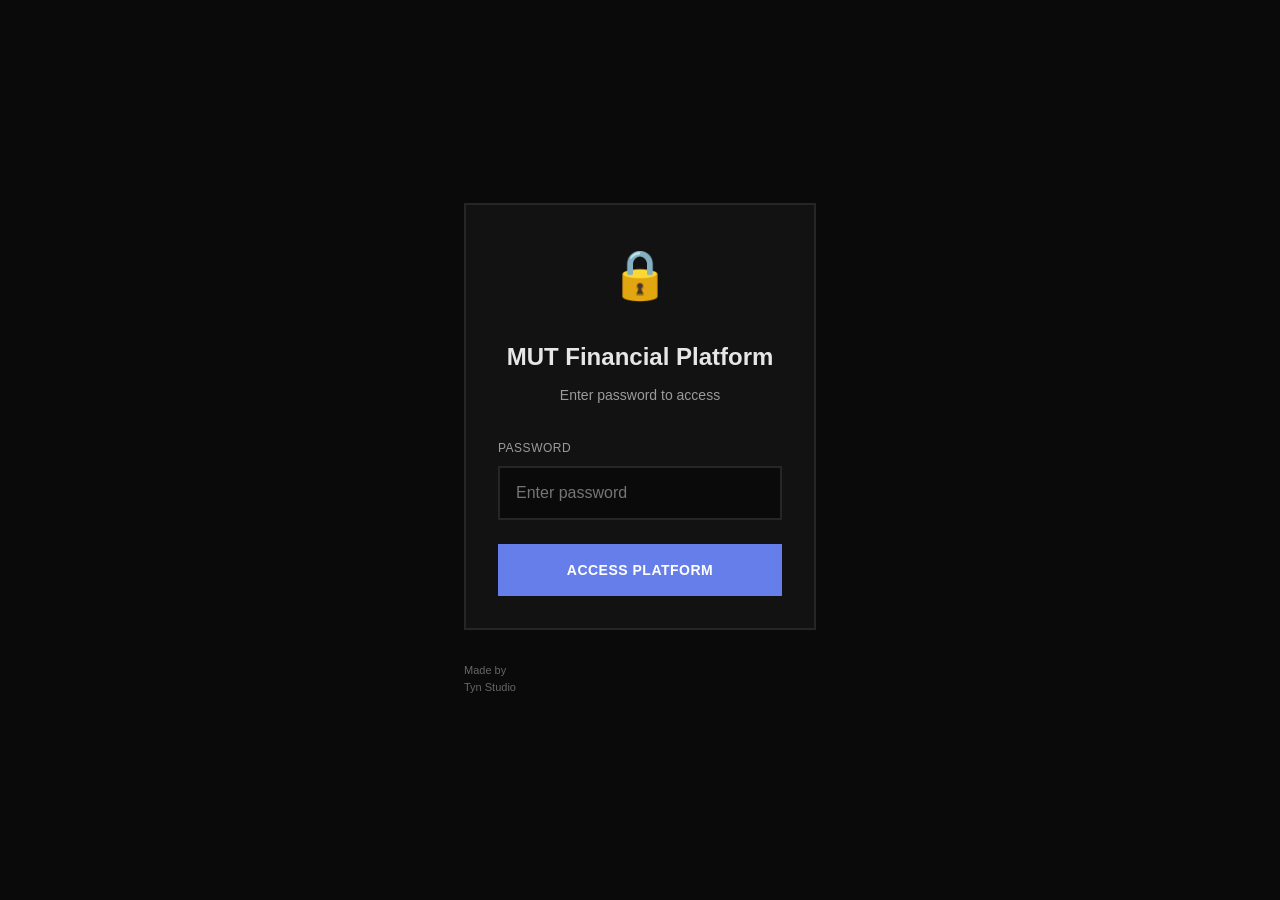
<file: index.html>
<!DOCTYPE html>
<html lang="en">
<head>
  <meta charset="UTF-8">
  <meta name="viewport" content="width=device-width, initial-scale=1.0">
  <title>MUT Financial Platform - Access</title>
  <style>
    :root {
      --bg-primary: #0a0a0a;
      --bg-secondary: #121212;
      --bg-tertiary: #1a1a1a;
      --text-primary: #e6e6e6;
      --text-secondary: #9b9b9b;
      --text-tertiary: #666666;
      --accent: #667eea;
      --border: #262626;
      --space-xs: 4px;
      --space-sm: 8px;
      --space-md: 16px;
      --space-lg: 24px;
      --space-xl: 32px;
    }

    * {
      margin: 0;
      padding: 0;
      box-sizing: border-box;
    }

    body {
      font-family: -apple-system, BlinkMacSystemFont, 'Segoe UI', Roboto, Oxygen, Ubuntu, Cantarell, sans-serif;
      background-color: var(--bg-primary);
      color: var(--text-primary);
      line-height: 1.6;
      min-height: 100vh;
      display: flex;
      align-items: center;
      justify-content: center;
    }

    .container {
      max-width: 400px;
      width: 100%;
      padding: var(--space-lg);
    }

    .access-card {
      background: var(--bg-secondary);
      border: 2px solid var(--border);
      padding: var(--space-xl);
      text-align: center;
    }

    .logo {
      font-size: 48px;
      margin-bottom: var(--space-lg);
    }

    h1 {
      font-size: 24px;
      font-weight: 600;
      margin-bottom: var(--space-sm);
      color: var(--text-primary);
    }

    .subtitle {
      font-size: 14px;
      color: var(--text-secondary);
      margin-bottom: var(--space-xl);
    }

    .input-group {
      margin-bottom: var(--space-lg);
      text-align: left;
    }

    label {
      display: block;
      font-size: 12px;
      font-weight: 500;
      color: var(--text-secondary);
      margin-bottom: var(--space-sm);
      text-transform: uppercase;
      letter-spacing: 0.5px;
    }

    input[type="password"] {
      width: 100%;
      padding: var(--space-md);
      background: var(--bg-primary);
      border: 2px solid var(--border);
      color: var(--text-primary);
      font-size: 16px;
      outline: none;
      transition: border-color 0.2s;
    }

    input[type="password"]:focus {
      border-color: var(--accent);
    }

    .btn {
      width: 100%;
      padding: var(--space-md);
      background: var(--accent);
      color: white;
      border: 2px solid var(--accent);
      font-size: 14px;
      font-weight: 600;
      cursor: pointer;
      transition: all 0.2s;
      text-transform: uppercase;
      letter-spacing: 0.5px;
    }

    .btn:hover {
      background: transparent;
      color: var(--accent);
    }

    .error-message {
      display: none;
      background: rgba(229, 62, 62, 0.1);
      border: 2px solid #e53e3e;
      color: #e53e3e;
      padding: var(--space-md);
      margin-top: var(--space-lg);
      font-size: 14px;
    }

    .error-message.show {
      display: block;
    }

    .footer {
      margin-top: var(--space-xl);
      font-size: 11px;
      color: var(--text-tertiary);
    }

    .footer a {
      color: var(--text-tertiary);
      text-decoration: none;
      transition: color 0.2s;
    }

    .footer a:hover {
      color: var(--accent);
    }

    @media (max-width: 480px) {
      .container {
        padding: var(--space-md);
      }

      .access-card {
        padding: var(--space-lg);
      }

      .logo {
        font-size: 36px;
      }

      h1 {
        font-size: 20px;
      }

      .subtitle {
        font-size: 13px;
      }

      input[type="password"] {
        font-size: 14px;
      }

      .btn {
        font-size: 13px;
      }
    }
  </style>
</head>
<body>
  <div class="container">
    <div class="access-card">
      <div class="logo">🔒</div>
      <h1>MUT Financial Platform</h1>
      <p class="subtitle">Enter password to access</p>

      <form id="accessForm" onsubmit="return checkPassword(event)">
        <div class="input-group">
          <label for="password">Password</label>
          <input
            type="password"
            id="password"
            name="password"
            autocomplete="off"
            placeholder="Enter password"
            required
          >
        </div>

        <button type="submit" class="btn">Access Platform</button>

        <div id="errorMessage" class="error-message">
          Incorrect password. Please try again.
        </div>
      </form>
    </div>

    <div class="footer">
      Made by<br>
      <a href="https://tynstudio.com" target="_blank">Tyn Studio</a>
    </div>
  </div>

  <script>
    // Check if already authenticated
    if (sessionStorage.getItem('mutAuth') === 'authenticated') {
      window.location.href = 'home.html';
    }

    // SHA-256 hash of the correct password
    const correctPasswordHash = '63bd88ef70aadc5990f321b7747a2d16d2bcb546eb64a496fade784e134b41fa';

    // Function to hash password using SHA-256
    async function hashPassword(password) {
      const encoder = new TextEncoder();
      const data = encoder.encode(password);
      const hashBuffer = await crypto.subtle.digest('SHA-256', data);
      const hashArray = Array.from(new Uint8Array(hashBuffer));
      const hashHex = hashArray.map(b => b.toString(16).padStart(2, '0')).join('');
      return hashHex;
    }

    async function checkPassword(event) {
      event.preventDefault();

      const password = document.getElementById('password').value;
      const errorMessage = document.getElementById('errorMessage');

      // Hash the entered password
      const enteredPasswordHash = await hashPassword(password);

      if (enteredPasswordHash === correctPasswordHash) {
        // Store authentication in session storage
        sessionStorage.setItem('mutAuth', 'authenticated');
        // Redirect to home page
        window.location.href = 'home.html';
      } else {
        // Show error message
        errorMessage.classList.add('show');
        // Clear password field
        document.getElementById('password').value = '';
        // Hide error after 3 seconds
        setTimeout(() => {
          errorMessage.classList.remove('show');
        }, 3000);
      }

      return false;
    }
  </script>
</body>
</html>
</file>
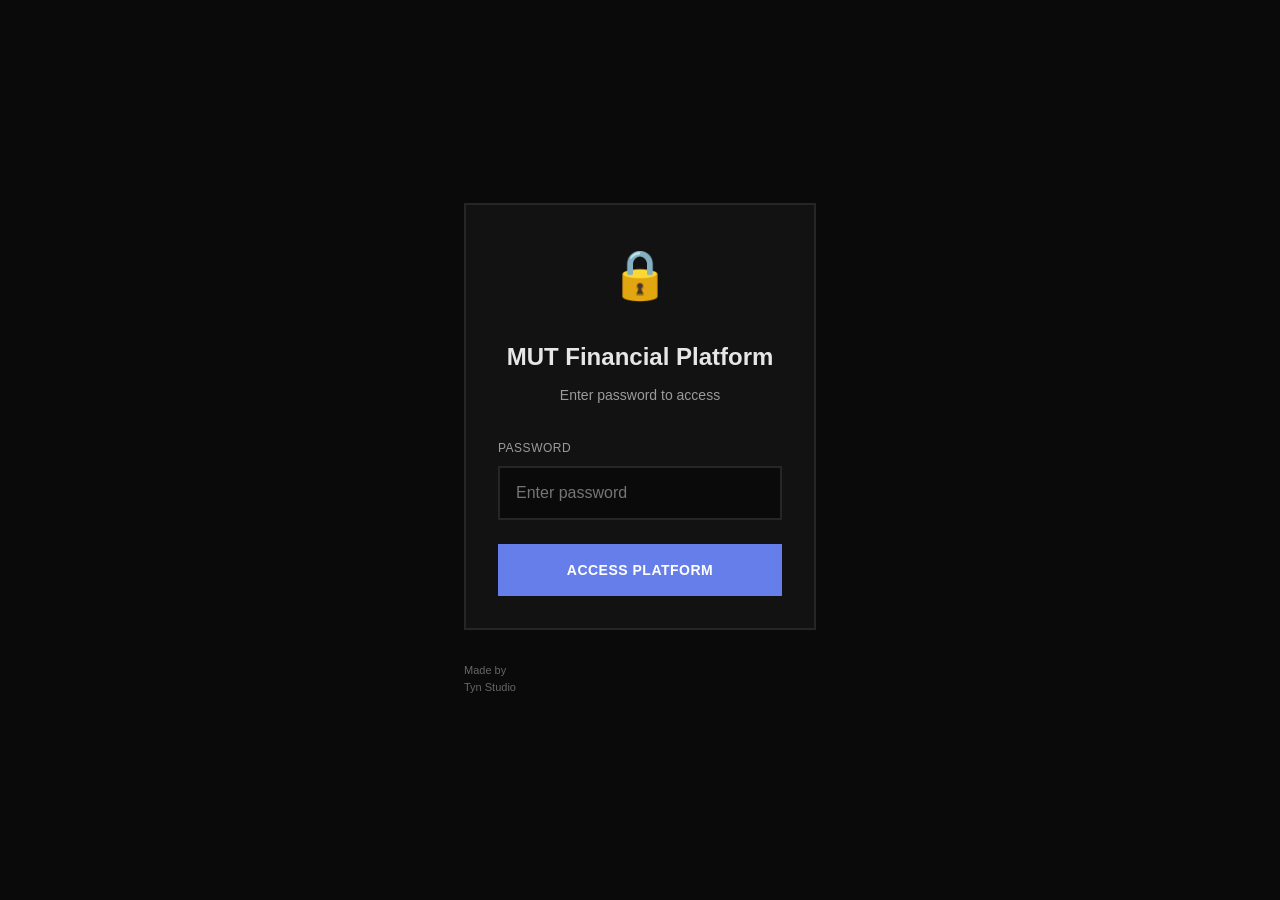
<file: cash-flow.html>
<!DOCTYPE html>
<html lang="en">
<head>
  <meta charset="UTF-8">
  <meta name="viewport" content="width=device-width, initial-scale=1.0">
  <title>Cash Flow Forecast - MUT Platform</title>
  <link rel="stylesheet" href="styles.css">
  <script>
    // Check authentication
    if (sessionStorage.getItem('mutAuth') !== 'authenticated') {
      window.location.href = 'index.html';
    }
  </script>
  <script src="https://d3js.org/d3.v7.min.js"></script>
</head>
<body>
  <div class="app-container">
    <!-- Sidebar -->
    <aside class="sidebar">
      <div class="logo-container">
        <img src="images/Mut.avif" alt="MUT Logo" class="logo">
        <span class="logo-text">MUT Platform</span>
      </div>

      <nav>
        <div class="nav-section">
          <div class="nav-section-title">Main</div>
          <a href="dashboard.html" class="nav-item">
            <span>📊</span>
            <span>Dashboard</span>
          </a>
          <a href="projects.html" class="nav-item">
            <span>🎬</span>
            <span>Projects</span>
          </a>
          <a href="clients.html" class="nav-item">
            <span>👥</span>
            <span>Clients</span>
          </a>
        </div>

        <div class="nav-section">
          <div class="nav-section-title">Financial</div>
          <a href="cash-flow.html" class="nav-item active">
            <span>📈</span>
            <span>Cash Flow</span>
          </a>
          <a href="income.html" class="nav-item">
            <span>💰</span>
            <span>Income</span>
          </a>
          <a href="recurring-expenses.html" class="nav-item">
            <span>💳</span>
            <span>Expenses</span>
          </a>
          <a href="reports.html" class="nav-item">
            <span>📑</span>
            <span>Reports</span>
          </a>
        </div>

        <div class="nav-section">
          <div class="nav-section-title">Management</div>
          <a href="personnel.html" class="nav-item">
            <span>👤</span>
            <span>Personnel</span>
          </a>
          <a href="#" class="nav-item">
            <span>🏢</span>
            <span>Area Budgets</span>
          </a>
          <a href="#" class="nav-item">
            <span>⚙️</span>
            <span>Settings</span>
          </a>
        </div>
      </nav>

      <!-- Footer Credit -->
      <div style="margin-top: auto; padding-top: var(--space-lg); border-top: 2px solid var(--border);">
        <div style="text-align: center; margin-bottom: var(--space-md);">
          <a href="home.html" style="font-size: 12px; color: var(--text-secondary); text-decoration: none; display: inline-flex; align-items: center; gap: 4px; transition: color 0.2s;">
            <span>←</span>
            <span>Back to Pitch</span>
          </a>
        </div>
        <div style="font-size: 11px; color: var(--text-tertiary); text-align: center;">
          Made by<br>
          <a href="https://tynstudio.com" target="_blank" style="color: var(--accent); text-decoration: none; font-weight: 500;">Tyn Studio</a>
        </div>
      </div>
    </aside>

    <!-- Main Content -->
    <main class="main-content">
      <!-- Header -->
      <header class="header">
        <div class="header-left">
          <h1 class="header-title">Cash Flow Forecast</h1>
        </div>
        <div class="header-right">
          <select class="input" style="width: 160px; padding: 6px 12px;">
            <option>Next 3 months</option>
            <option selected>Next 6 months</option>
            <option>Next 12 months</option>
          </select>
          <button class="btn btn-secondary btn-small">
            <span>📤</span>
            <span>Export Report</span>
          </button>
        </div>
      </header>

      <!-- Content -->
      <div class="content">
        <!-- Summary Cards -->
        <div class="stats-grid mb-xl">
          <div class="stat-card">
            <div class="stat-label">
              <span>💵</span>
              <span>Projected Income (6 months)</span>
            </div>
            <div class="stat-value">$687,500</div>
            <div class="text-secondary" style="font-size: 13px; margin-top: 8px;">
              Confirmed: <span class="text-success">$487,500</span><br>
              Pending: <span class="text-warning">$200,000</span>
            </div>
          </div>

          <div class="stat-card">
            <div class="stat-label">
              <span>💳</span>
              <span>Projected Expenses (6 months)</span>
            </div>
            <div class="stat-value">$412,000</div>
            <div class="text-secondary" style="font-size: 13px; margin-top: 8px;">
              Fixed: <span>$240,000</span><br>
              Project-based: <span>$172,000</span>
            </div>
          </div>

          <div class="stat-card">
            <div class="stat-label">
              <span>📊</span>
              <span>Net Cash Flow (6 months)</span>
            </div>
            <div class="stat-value text-success">+$275,500</div>
            <div class="text-secondary" style="font-size: 13px; margin-top: 8px;">
              Best case: <span class="text-success">$412,000</span><br>
              Conservative: <span class="text-warning">$198,000</span>
            </div>
          </div>

          <div class="stat-card">
            <div class="stat-label">
              <span>🏦</span>
              <span>Current Cash Position</span>
            </div>
            <div class="stat-value">$156,000</div>
            <div class="text-secondary" style="font-size: 13px; margin-top: 8px;">
              Projected (6mo): <span class="text-success">$431,500</span>
            </div>
          </div>
        </div>

        <!-- Scenario Selector -->
        <div class="card mb-lg" style="padding: var(--space-md); background: var(--bg-tertiary);">
          <div class="flex items-center justify-between">
            <div>
              <div style="font-weight: 600; margin-bottom: 4px;">Forecast Scenario</div>
              <div class="text-secondary" style="font-size: 13px;">Adjust probability assumptions for pending projects</div>
            </div>
            <div class="flex items-center gap-md">
              <button class="btn btn-ghost btn-small scenario-btn" data-scenario="conservative">Conservative (50%)</button>
              <button class="btn btn-primary btn-small scenario-btn" data-scenario="realistic">Realistic (60%)</button>
              <button class="btn btn-ghost btn-small scenario-btn" data-scenario="optimistic">Optimistic (80%)</button>
              <button class="btn btn-ghost btn-small scenario-btn" data-scenario="custom">Custom</button>
            </div>
          </div>
        </div>

        <!-- Main Cash Flow Chart -->
        <div class="card mb-xl">
          <div class="card-header">
            <div>
              <div class="card-title">6-Month Cash Flow Projection</div>
              <div class="card-subtitle">Income vs. Expenses with net cash flow</div>
            </div>
            <div class="flex items-center gap-sm">
              <label style="display: flex; align-items: center; gap: var(--space-sm); font-size: 13px; cursor: pointer;">
                <input type="checkbox" checked style="width: 16px; height: 16px;">
                <span>Show Pending Projects</span>
              </label>
              <label style="display: flex; align-items: center; gap: var(--space-sm); font-size: 13px; cursor: pointer;">
                <input type="checkbox" checked style="width: 16px; height: 16px;">
                <span>Show Net Flow</span>
              </label>
            </div>
          </div>
          <div class="chart-container" id="cashflow-chart" style="height: 400px;"></div>
        </div>

        <!-- Upcoming Income & Expenses -->
        <div class="grid-2 mb-xl">
          <div class="card">
            <div class="card-header">
              <div>
                <div class="card-title">Upcoming Income</div>
                <div class="card-subtitle">Next 3 months</div>
              </div>
            </div>
            <div class="table-container">
              <table>
                <thead>
                  <tr>
                    <th>Source</th>
                    <th>Project</th>
                    <th>Amount</th>
                    <th>Expected</th>
                    <th>Status</th>
                  </tr>
                </thead>
                <tbody>
                  <tr>
                    <td>Nike Inc.</td>
                    <td>Campaign Final</td>
                    <td><strong>$13,500</strong></td>
                    <td>Mar 30</td>
                    <td><span class="badge badge-success">Confirmed</span></td>
                  </tr>
                  <tr>
                    <td>Adidas</td>
                    <td>Product Launch</td>
                    <td><strong>$19,200</strong></td>
                    <td>Apr 15</td>
                    <td><span class="badge badge-success">Confirmed</span></td>
                  </tr>
                  <tr>
                    <td>Coca-Cola</td>
                    <td>Social Media</td>
                    <td><strong>$4,200</strong></td>
                    <td>Mar 20</td>
                    <td><span class="badge badge-success">Confirmed</span></td>
                  </tr>
                  <tr>
                    <td>BMW</td>
                    <td>Event Coverage</td>
                    <td><strong>$26,000</strong></td>
                    <td>Apr 10</td>
                    <td><span class="badge badge-success">Confirmed</span></td>
                  </tr>
                  <tr style="opacity: 0.7;">
                    <td>Sony</td>
                    <td>Product Video</td>
                    <td><strong>$37,500</strong></td>
                    <td>May 1</td>
                    <td><span class="badge badge-warning">Pending (60%)</span></td>
                  </tr>
                  <tr style="opacity: 0.7;">
                    <td>Apple</td>
                    <td>Store Opening</td>
                    <td><strong>$62,500</strong></td>
                    <td>May 15</td>
                    <td><span class="badge badge-warning">Pending (60%)</span></td>
                  </tr>
                  <tr>
                    <td>Equipment Rental</td>
                    <td>Recurring</td>
                    <td><strong>$8,500</strong></td>
                    <td>Monthly</td>
                    <td><span class="badge badge-accent">Recurring</span></td>
                  </tr>
                </tbody>
              </table>
            </div>
          </div>

          <div class="card">
            <div class="card-header">
              <div>
                <div class="card-title">Upcoming Expenses</div>
                <div class="card-subtitle">Next 3 months</div>
              </div>
            </div>
            <div class="table-container">
              <table>
                <thead>
                  <tr>
                    <th>Description</th>
                    <th>Category</th>
                    <th>Amount</th>
                    <th>Due Date</th>
                    <th>Type</th>
                  </tr>
                </thead>
                <tbody>
                  <tr>
                    <td>Salaries & Payroll</td>
                    <td>Operations</td>
                    <td><strong>$45,000</strong></td>
                    <td>Monthly</td>
                    <td><span class="badge badge-accent">Recurring</span></td>
                  </tr>
                  <tr>
                    <td>Office Rent</td>
                    <td>Operations</td>
                    <td><strong>$8,500</strong></td>
                    <td>Monthly</td>
                    <td><span class="badge badge-accent">Recurring</span></td>
                  </tr>
                  <tr>
                    <td>Equipment Maintenance</td>
                    <td>Operations</td>
                    <td><strong>$3,200</strong></td>
                    <td>Monthly</td>
                    <td><span class="badge badge-accent">Recurring</span></td>
                  </tr>
                  <tr>
                    <td>Software Subscriptions</td>
                    <td>Operations</td>
                    <td><strong>$2,800</strong></td>
                    <td>Monthly</td>
                    <td><span class="badge badge-accent">Recurring</span></td>
                  </tr>
                  <tr>
                    <td>Nike Campaign Costs</td>
                    <td>Production</td>
                    <td><strong>$5,500</strong></td>
                    <td>Mar 15</td>
                    <td><span class="badge badge-neutral">Project</span></td>
                  </tr>
                  <tr>
                    <td>Adidas Production</td>
                    <td>Production</td>
                    <td><strong>$12,800</strong></td>
                    <td>Apr 10</td>
                    <td><span class="badge badge-neutral">Project</span></td>
                  </tr>
                  <tr>
                    <td>New Camera Equipment</td>
                    <td>Capital</td>
                    <td><strong>$18,000</strong></td>
                    <td>Apr 1</td>
                    <td><span class="badge badge-warning">One-time</span></td>
                  </tr>
                </tbody>
              </table>
            </div>
          </div>
        </div>

        <!-- Monthly Breakdown -->
        <div class="card">
          <div class="card-header">
            <div>
              <div class="card-title">Monthly Breakdown</div>
              <div class="card-subtitle">Detailed cash flow by month</div>
            </div>
          </div>
          <div class="table-container">
            <table>
              <thead>
                <tr>
                  <th>Month</th>
                  <th>Confirmed Income</th>
                  <th>Pending Income</th>
                  <th>Total Income</th>
                  <th>Expenses</th>
                  <th>Net Cash Flow</th>
                  <th>Cumulative</th>
                </tr>
              </thead>
              <tbody>
                <tr>
                  <td><strong>March 2026</strong></td>
                  <td class="text-success">$89,200</td>
                  <td class="text-secondary">$0</td>
                  <td><strong>$89,200</strong></td>
                  <td class="text-danger">$65,000</td>
                  <td class="text-success"><strong>+$24,200</strong></td>
                  <td>$180,200</td>
                </tr>
                <tr>
                  <td><strong>April 2026</strong></td>
                  <td class="text-success">$102,700</td>
                  <td class="text-secondary">$0</td>
                  <td><strong>$102,700</strong></td>
                  <td class="text-danger">$90,500</td>
                  <td class="text-success"><strong>+$12,200</strong></td>
                  <td>$192,400</td>
                </tr>
                <tr style="opacity: 0.85;">
                  <td><strong>May 2026</strong></td>
                  <td class="text-success">$68,500</td>
                  <td class="text-warning">$60,000</td>
                  <td><strong>$128,500</strong></td>
                  <td class="text-danger">$62,500</td>
                  <td class="text-success"><strong>+$66,000</strong></td>
                  <td>$258,400</td>
                </tr>
                <tr style="opacity: 0.85;">
                  <td><strong>June 2026</strong></td>
                  <td class="text-success">$95,000</td>
                  <td class="text-warning">$42,000</td>
                  <td><strong>$137,000</strong></td>
                  <td class="text-danger">$68,000</td>
                  <td class="text-success"><strong>+$69,000</strong></td>
                  <td>$327,400</td>
                </tr>
                <tr style="opacity: 0.85;">
                  <td><strong>July 2026</strong></td>
                  <td class="text-success">$78,000</td>
                  <td class="text-warning">$55,000</td>
                  <td><strong>$133,000</strong></td>
                  <td class="text-danger">$64,000</td>
                  <td class="text-success"><strong>+$69,000</strong></td>
                  <td>$396,400</td>
                </tr>
                <tr style="opacity: 0.85;">
                  <td><strong>August 2026</strong></td>
                  <td class="text-success">$54,100</td>
                  <td class="text-warning">$43,000</td>
                  <td><strong>$97,100</strong></td>
                  <td class="text-danger">$62,000</td>
                  <td class="text-success"><strong>+$35,100</strong></td>
                  <td>$431,500</td>
                </tr>
              </tbody>
            </table>
          </div>
        </div>
      </div>
    </main>
  </div>

  <script>
    // Cash Flow Forecast Chart
    const baseData = [
      { month: 'Mar', confirmedIncome: 89200, basePending: 0, expenses: 65000 },
      { month: 'Apr', confirmedIncome: 102700, basePending: 0, expenses: 90500 },
      { month: 'May', confirmedIncome: 68500, basePending: 100000, expenses: 62500 },
      { month: 'Jun', confirmedIncome: 95000, basePending: 70000, expenses: 68000 },
      { month: 'Jul', confirmedIncome: 78000, basePending: 92000, expenses: 64000 },
      { month: 'Aug', confirmedIncome: 54100, basePending: 72000, expenses: 62000 }
    ];

    let currentScenario = 0.6; // Realistic by default
    let cashFlowData = baseData.map(d => ({
      ...d,
      pendingIncome: d.basePending * currentScenario
    }));

    const margin = { top: 40, right: 100, bottom: 60, left: 80 };
    const width = 1000 - margin.left - margin.right;
    const height = 360 - margin.top - margin.bottom;

    const svg = d3.select('#cashflow-chart')
      .append('svg')
      .attr('width', '100%')
      .attr('height', 400)
      .attr('viewBox', `0 0 1000 400`)
      .append('g')
      .attr('transform', `translate(${margin.left},${margin.top})`);

    const x = d3.scaleBand()
      .domain(cashFlowData.map(d => d.month))
      .range([0, width])
      .padding(0.2);

    const yMax = d3.max(baseData, d => d.confirmedIncome + d.basePending) * 1.2;
    const y = d3.scaleLinear()
      .domain([0, yMax])
      .range([height, 0]);

    // Tooltip
    const tooltip = d3.select('body')
      .append('div')
      .style('position', 'absolute')
      .style('background', '#2a2a2a')
      .style('border', '1px solid #333333')
      .style('border-radius', '8px')
      .style('padding', '12px')
      .style('color', '#e6e6e6')
      .style('font-size', '13px')
      .style('pointer-events', 'none')
      .style('opacity', 0)
      .style('z-index', 1000)
      .style('box-shadow', '0 4px 6px rgba(0, 0, 0, 0.4)');

    // X Axis
    svg.append('g')
      .attr('transform', `translate(0,${height})`)
      .call(d3.axisBottom(x))
      .selectAll('text')
      .style('fill', '#9b9b9b')
      .style('font-size', '13px');

    svg.selectAll('.domain, .tick line')
      .style('stroke', '#333333');

    // Y Axis
    const yAxis = svg.append('g')
      .call(d3.axisLeft(y).ticks(6).tickFormat(d => '$' + (d / 1000) + 'k'));

    yAxis.selectAll('text')
      .style('fill', '#9b9b9b')
      .style('font-size', '12px');

    // Grid lines
    const gridLines = svg.selectAll('.grid-line')
      .data(y.ticks(6))
      .enter()
      .append('line')
      .attr('class', 'grid-line')
      .attr('x1', 0)
      .attr('x2', width)
      .attr('y1', d => y(d))
      .attr('y2', d => y(d))
      .style('stroke', '#2a2a2a')
      .style('stroke-width', 1)
      .style('stroke-dasharray', '3,3');

    // Create groups for bars (for easier updating)
    const confirmedBars = svg.append('g').attr('class', 'confirmed-bars-group');
    const pendingBars = svg.append('g').attr('class', 'pending-bars-group');
    const expenseBars = svg.append('g').attr('class', 'expense-bars-group');
    const netFlowGroup = svg.append('g').attr('class', 'net-flow-group');

    // Function to draw/update chart
    function updateChart(data) {
      // Confirmed income bars
      const confirmed = confirmedBars.selectAll('.bar-confirmed')
        .data(data);

      confirmed.enter()
        .append('rect')
        .attr('class', 'bar-confirmed')
        .attr('x', d => x(d.month))
        .attr('y', height)
        .attr('width', x.bandwidth() / 3)
        .attr('height', 0)
        .attr('fill', '#10b981')
        .attr('rx', 3)
        .style('cursor', 'pointer')
        .on('mouseenter', function(event, d) {
          d3.select(this)
            .transition().duration(200)
            .attr('fill', '#14d99d')
            .attr('transform', 'translate(0, -2)');

          tooltip.style('opacity', 1)
            .html(`<strong>${d.month} Confirmed</strong><br/>$${d.confirmedIncome.toLocaleString()}<br/><span style="color: #9b9b9b">Guaranteed income</span>`);
        })
        .on('mousemove', event => {
          tooltip.style('left', (event.pageX + 15) + 'px').style('top', (event.pageY - 15) + 'px');
        })
        .on('mouseleave', function() {
          d3.select(this).transition().duration(200)
            .attr('fill', '#10b981').attr('transform', 'translate(0, 0)');
          tooltip.style('opacity', 0);
        })
        .merge(confirmed)
        .transition()
        .duration(600)
        .attr('y', d => y(d.confirmedIncome))
        .attr('height', d => height - y(d.confirmedIncome));

      // Pending income bars
      const pending = pendingBars.selectAll('.bar-pending')
        .data(data);

      pending.enter()
        .append('rect')
        .attr('class', 'bar-pending')
        .attr('x', d => x(d.month))
        .attr('y', height)
        .attr('width', x.bandwidth() / 3)
        .attr('height', 0)
        .attr('fill', '#f59e0b')
        .attr('opacity', 0.7)
        .attr('rx', 3)
        .style('cursor', 'pointer')
        .on('mouseenter', function(event, d) {
          d3.select(this)
            .transition().duration(200)
            .attr('fill', '#ff9d00')
            .attr('opacity', 0.85);

          const probability = (currentScenario * 100).toFixed(0);
          tooltip.style('opacity', 1)
            .html(`<strong>${d.month} Pending</strong><br/>$${d.pendingIncome.toLocaleString()}<br/><span style="color: #9b9b9b">${probability}% probability</span>`);
        })
        .on('mousemove', event => {
          tooltip.style('left', (event.pageX + 15) + 'px').style('top', (event.pageY - 15) + 'px');
        })
        .on('mouseleave', function() {
          d3.select(this).transition().duration(200)
            .attr('fill', '#f59e0b').attr('opacity', 0.7);
          tooltip.style('opacity', 0);
        })
        .merge(pending)
        .transition()
        .duration(600)
        .attr('y', d => y(d.confirmedIncome + d.pendingIncome))
        .attr('height', d => height - y(d.pendingIncome));

      // Expense bars
      const expenses = expenseBars.selectAll('.bar-expense')
        .data(data);

      expenses.enter()
        .append('rect')
        .attr('class', 'bar-expense')
        .attr('x', d => x(d.month) + (x.bandwidth() / 3) * 1.2)
        .attr('y', height)
        .attr('width', x.bandwidth() / 3)
        .attr('height', 0)
        .attr('fill', '#ef4444')
        .attr('rx', 3)
        .style('cursor', 'pointer')
        .on('mouseenter', function(event, d) {
          d3.select(this)
            .transition().duration(200)
            .attr('fill', '#f56565')
            .attr('transform', 'translate(0, -2)');

          tooltip.style('opacity', 1)
            .html(`<strong>${d.month} Expenses</strong><br/>$${d.expenses.toLocaleString()}<br/><span style="color: #9b9b9b">Net: $${(d.confirmedIncome + d.pendingIncome - d.expenses).toLocaleString()}</span>`);
        })
        .on('mousemove', event => {
          tooltip.style('left', (event.pageX + 15) + 'px').style('top', (event.pageY - 15) + 'px');
        })
        .on('mouseleave', function() {
          d3.select(this).transition().duration(200)
            .attr('fill', '#ef4444').attr('transform', 'translate(0, 0)');
          tooltip.style('opacity', 0);
        })
        .merge(expenses)
        .transition()
        .duration(600)
        .attr('y', d => y(d.expenses))
        .attr('height', d => height - y(d.expenses));

      // Net flow line
      const netFlowLine = d3.line()
        .x(d => x(d.month) + x.bandwidth() / 2)
        .y(d => y(d.confirmedIncome + d.pendingIncome - d.expenses))
        .curve(d3.curveMonotoneX);

      const path = netFlowGroup.selectAll('.net-flow-line')
        .data([data]);

      path.enter()
        .append('path')
        .attr('class', 'net-flow-line')
        .attr('fill', 'none')
        .attr('stroke', '#6366f1')
        .attr('stroke-width', 3)
        .merge(path)
        .transition()
        .duration(600)
        .attr('d', netFlowLine);

      // Net flow dots
      const dots = netFlowGroup.selectAll('.net-dot')
        .data(data);

      dots.enter()
        .append('circle')
        .attr('class', 'net-dot')
        .attr('r', 5)
        .attr('fill', '#6366f1')
        .attr('stroke', '#191919')
        .attr('stroke-width', 2)
        .style('cursor', 'pointer')
        .on('mouseenter', function(event, d) {
          d3.select(this)
            .transition().duration(200)
            .attr('r', 7)
            .attr('fill', '#7c7ef5');

          const netFlow = d.confirmedIncome + d.pendingIncome - d.expenses;
          tooltip.style('opacity', 1)
            .html(`<strong>${d.month} Net Flow</strong><br/>$${netFlow.toLocaleString()}<br/><span style="color: ${netFlow > 0 ? '#10b981' : '#ef4444'}">Cash ${netFlow > 0 ? 'positive' : 'negative'}</span>`);
        })
        .on('mousemove', event => {
          tooltip.style('left', (event.pageX + 15) + 'px').style('top', (event.pageY - 15) + 'px');
        })
        .on('mouseleave', function() {
          d3.select(this).transition().duration(200)
            .attr('r', 5).attr('fill', '#6366f1');
          tooltip.style('opacity', 0);
        })
        .merge(dots)
        .transition()
        .duration(600)
        .attr('cx', d => x(d.month) + x.bandwidth() / 2)
        .attr('cy', d => y(d.confirmedIncome + d.pendingIncome - d.expenses));
    }

    // Legend
    const legend = svg.append('g')
      .attr('transform', `translate(${width - 180}, -20)`);

    const legendItems = [
      { label: 'Confirmed Income', color: '#10b981', y: 0 },
      { label: 'Pending Income', color: '#f59e0b', y: 20 },
      { label: 'Expenses', color: '#ef4444', y: 40 },
      { label: 'Net Flow', color: '#6366f1', y: 60, isLine: true }
    ];

    legendItems.forEach(item => {
      if (item.isLine) {
        legend.append('line')
          .attr('x1', 0)
          .attr('x2', 20)
          .attr('y1', item.y + 6)
          .attr('y2', item.y + 6)
          .style('stroke', item.color)
          .style('stroke-width', 3);
      } else {
        legend.append('rect')
          .attr('x', 0)
          .attr('y', item.y)
          .attr('width', 12)
          .attr('height', 12)
          .attr('fill', item.color)
          .attr('rx', 2);
      }

      legend.append('text')
        .attr('x', 24)
        .attr('y', item.y + 10)
        .text(item.label)
        .style('fill', '#e6e6e6')
        .style('font-size', '12px');
    });

    // Initial draw
    updateChart(cashFlowData);

    // Scenario button handlers
    document.querySelectorAll('.scenario-btn').forEach(btn => {
      btn.addEventListener('click', function() {
        const scenario = this.dataset.scenario;

        // Update button states
        document.querySelectorAll('.scenario-btn').forEach(b => {
          b.classList.remove('btn-primary');
          b.classList.add('btn-ghost');
        });
        this.classList.remove('btn-ghost');
        this.classList.add('btn-primary');

        // Update scenario
        if (scenario === 'conservative') {
          currentScenario = 0.5;
        } else if (scenario === 'realistic') {
          currentScenario = 0.6;
        } else if (scenario === 'optimistic') {
          currentScenario = 0.8;
        } else if (scenario === 'custom') {
          const custom = prompt('Enter probability (0-100):', '70');
          if (custom) {
            currentScenario = parseFloat(custom) / 100;
          } else {
            return;
          }
        }

        // Recalculate data
        cashFlowData = baseData.map(d => ({
          ...d,
          pendingIncome: d.basePending * currentScenario
        }));

        // Update chart
        updateChart(cashFlowData);
      });
    });
  </script>
</body>
</html>
</file>
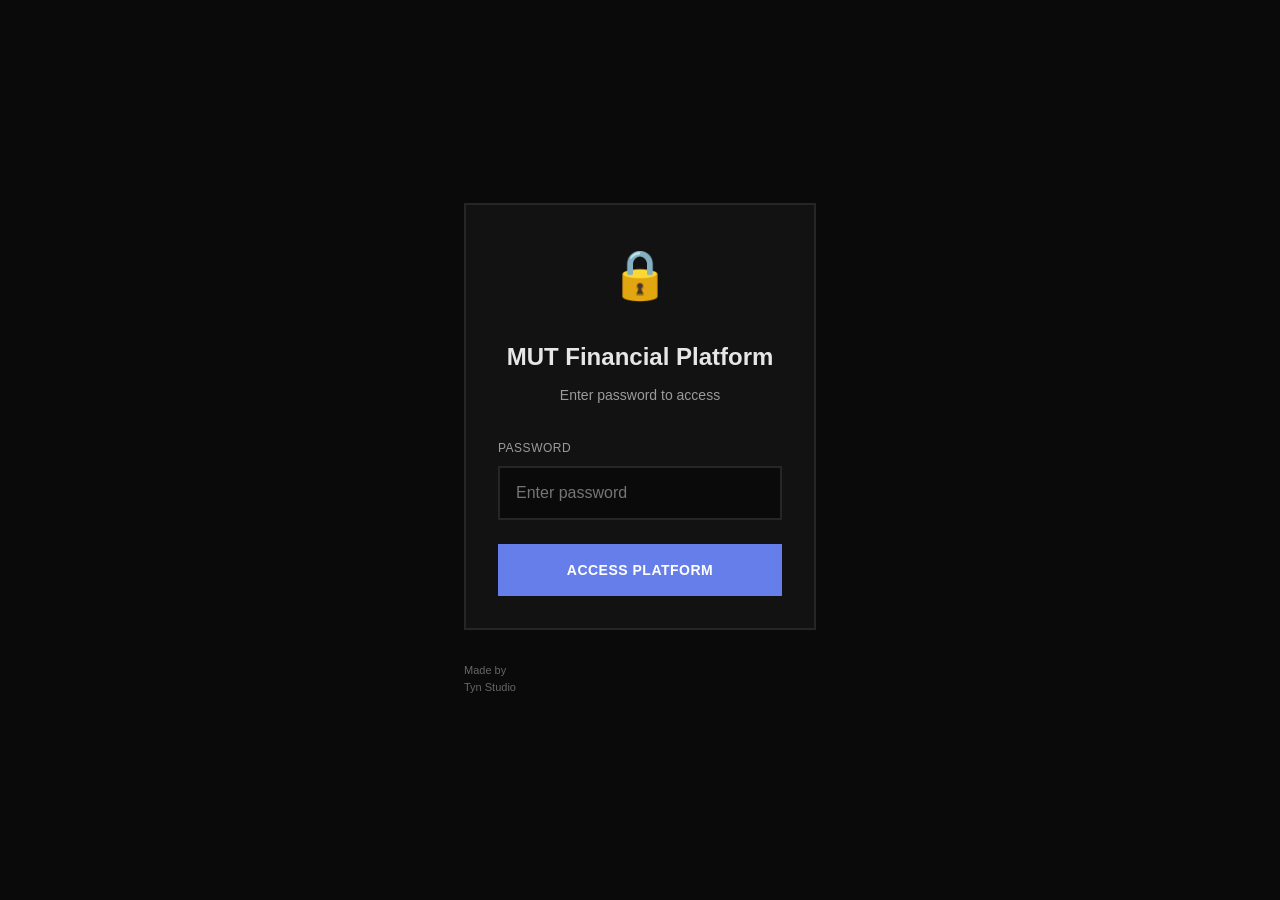
<file: clients.html>
<!DOCTYPE html>
<html lang="en">
<head>
  <meta charset="UTF-8">
  <meta name="viewport" content="width=device-width, initial-scale=1.0">
  <title>Clients - MUT Platform</title>
  <link rel="stylesheet" href="styles.css">
  <script>
    // Check authentication
    if (sessionStorage.getItem('mutAuth') !== 'authenticated') {
      window.location.href = 'index.html';
    }
  </script>
  <script src="https://d3js.org/d3.v7.min.js"></script>
</head>
<body>
  <div class="app-container">
    <!-- Sidebar -->
    <aside class="sidebar">
      <div class="logo-container">
        <img src="images/Mut.avif" alt="MUT Logo" class="logo">
        <span class="logo-text">MUT Platform</span>
      </div>

      <nav>
        <div class="nav-section">
          <div class="nav-section-title">Main</div>
          <a href="dashboard.html" class="nav-item">
            <span>📊</span>
            <span>Dashboard</span>
          </a>
          <a href="projects.html" class="nav-item">
            <span>🎬</span>
            <span>Projects</span>
          </a>
          <a href="clients.html" class="nav-item active">
            <span>👥</span>
            <span>Clients</span>
          </a>
        </div>

        <div class="nav-section">
          <div class="nav-section-title">Financial</div>
          <a href="cash-flow.html" class="nav-item">
            <span>📈</span>
            <span>Cash Flow</span>
          </a>
          <a href="income.html" class="nav-item">
            <span>💰</span>
            <span>Income</span>
          </a>
          <a href="recurring-expenses.html" class="nav-item">
            <span>💳</span>
            <span>Expenses</span>
          </a>
          <a href="reports.html" class="nav-item">
            <span>📑</span>
            <span>Reports</span>
          </a>
        </div>

        <div class="nav-section">
          <div class="nav-section-title">Management</div>
          <a href="personnel.html" class="nav-item">
            <span>👤</span>
            <span>Personnel</span>
          </a>
          <a href="#" class="nav-item">
            <span>🏢</span>
            <span>Area Budgets</span>
          </a>
          <a href="#" class="nav-item">
            <span>⚙️</span>
            <span>Settings</span>
          </a>
        </div>
      </nav>

      <!-- Footer Credit -->
      <div style="margin-top: auto; padding-top: var(--space-lg); border-top: 2px solid var(--border);">
        <div style="text-align: center; margin-bottom: var(--space-md);">
          <a href="home.html" style="font-size: 12px; color: var(--text-secondary); text-decoration: none; display: inline-flex; align-items: center; gap: 4px; transition: color 0.2s;">
            <span>←</span>
            <span>Back to Pitch</span>
          </a>
        </div>
        <div style="font-size: 11px; color: var(--text-tertiary); text-align: center;">
          Made by<br>
          <a href="https://tynstudio.com" target="_blank" style="color: var(--accent); text-decoration: none; font-weight: 500;">Tyn Studio</a>
        </div>
      </div>
    </aside>

    <!-- Main Content -->
    <main class="main-content">
      <!-- Header -->
      <header class="header">
        <div class="header-left">
          <h1 class="header-title">Clients</h1>
          <div class="text-secondary" style="font-size: 14px; margin-top: 4px;">Manage client relationships and analytics</div>
        </div>
        <div class="header-right">
          <button class="btn btn-secondary btn-small">
            <span>📅</span>
            <span>All Time</span>
          </button>
          <button class="btn btn-primary btn-small">
            <span>+</span>
            <span>Add Client</span>
          </button>
        </div>
      </header>

      <!-- Content -->
      <div class="content">
        <!-- Stats Grid -->
        <div class="stats-grid" style="grid-template-columns: repeat(auto-fit, minmax(240px, 1fr));">
          <div class="stat-card">
            <div class="stat-label">
              <span>👥</span>
              <span>Total Clients</span>
            </div>
            <div class="stat-value">42</div>
            <div class="stat-change positive">
              <span>↑ 3</span>
              <span class="text-secondary">this quarter</span>
            </div>
          </div>

          <div class="stat-card">
            <div class="stat-label">
              <span>⚠️</span>
              <span>Inactive Clients</span>
            </div>
            <div class="stat-value">7</div>
            <div class="text-secondary" style="font-size: 13px; margin-top: 8px;">
              No projects in 6+ months
            </div>
          </div>

          <div class="stat-card">
            <div class="stat-label">
              <span>⭐</span>
              <span>Top Client Value</span>
            </div>
            <div class="stat-value">$342K</div>
            <div class="text-secondary" style="font-size: 13px; margin-top: 8px;">
              Nike (YTD)
            </div>
          </div>

          <div class="stat-card">
            <div class="stat-label">
              <span>💰</span>
              <span>Avg Project Value</span>
            </div>
            <div class="stat-value">$45.2K</div>
            <div class="stat-change positive">
              <span>↑ 12%</span>
              <span class="text-secondary">vs last year</span>
            </div>
          </div>
        </div>

        <!-- Client Analysis Grid -->
        <div class="grid-2">
          <!-- Revenue by Client -->
          <div class="card">
            <div class="card-header">
              <div class="card-title">Revenue Share by Client</div>
              <button class="btn btn-ghost btn-small">
                <span>⋯</span>
              </button>
            </div>
            <div id="clientShareChart" style="width: 100%; height: 300px;"></div>
            <div style="margin-top: var(--space-lg);">
              <div style="display: grid; gap: var(--space-sm); font-size: 13px;">
                <div style="display: flex; justify-content: space-between; padding: var(--space-sm); border-left: 3px solid #667eea; padding-left: var(--space-md); background: var(--bg-tertiary); border-radius: var(--radius-sm);">
                  <span style="color: var(--text-secondary);">Nike</span>
                  <span style="font-weight: 600; color: var(--text-primary);">$342K (28%)</span>
                </div>
                <div style="display: flex; justify-content: space-between; padding: var(--space-sm); border-left: 3px solid #48bb78; padding-left: var(--space-md); background: var(--bg-tertiary); border-radius: var(--radius-sm);">
                  <span style="color: var(--text-secondary);">Coca-Cola</span>
                  <span style="font-weight: 600; color: var(--text-primary);">$268K (22%)</span>
                </div>
                <div style="display: flex; justify-content: space-between; padding: var(--space-sm); border-left: 3px solid #ed8936; padding-left: var(--space-md); background: var(--bg-tertiary); border-radius: var(--radius-sm);">
                  <span style="color: var(--text-secondary);">Apple</span>
                  <span style="font-weight: 600; color: var(--text-primary);">$195K (16%)</span>
                </div>
                <div style="display: flex; justify-content: space-between; padding: var(--space-sm); border-left: 3px solid #4299e1; padding-left: var(--space-md); background: var(--bg-tertiary); border-radius: var(--radius-sm);">
                  <span style="color: var(--text-secondary);">Samsung</span>
                  <span style="font-weight: 600; color: var(--text-primary);">$147K (12%)</span>
                </div>
                <div style="display: flex; justify-content: space-between; padding: var(--space-sm); border-left: 3px solid #9b9b9b; padding-left: var(--space-md); background: var(--bg-tertiary); border-radius: var(--radius-sm);">
                  <span style="color: var(--text-secondary);">Others</span>
                  <span style="font-weight: 600; color: var(--text-primary);">$270K (22%)</span>
                </div>
              </div>
            </div>
          </div>

          <!-- Project Type Distribution -->
          <div class="card">
            <div class="card-header">
              <div class="card-title">Projects by Service Type</div>
              <button class="btn btn-ghost btn-small">
                <span>⋯</span>
              </button>
            </div>
            <div id="serviceTypeChart" style="width: 100%; height: 300px;"></div>
            <div style="margin-top: var(--space-lg);">
              <div style="display: grid; gap: var(--space-sm); font-size: 13px;">
                <div style="display: flex; justify-content: space-between; padding: var(--space-sm);">
                  <div style="display: flex; align-items: center; gap: var(--space-sm);">
                    <div style="width: 12px; height: 12px; background: #667eea; border-radius: 2px;"></div>
                    <span style="color: var(--text-secondary);">Commercial Production</span>
                  </div>
                  <span style="font-weight: 600; color: var(--text-primary);">35%</span>
                </div>
                <div style="display: flex; justify-content: space-between; padding: var(--space-sm);">
                  <div style="display: flex; align-items: center; gap: var(--space-sm);">
                    <div style="width: 12px; height: 12px; background: #48bb78; border-radius: 2px;"></div>
                    <span style="color: var(--text-secondary);">Brand Video</span>
                  </div>
                  <span style="font-weight: 600; color: var(--text-primary);">28%</span>
                </div>
                <div style="display: flex; justify-content: space-between; padding: var(--space-sm);">
                  <div style="display: flex; align-items: center; gap: var(--space-sm);">
                    <div style="width: 12px; height: 12px; background: #ed8936; border-radius: 2px;"></div>
                    <span style="color: var(--text-secondary);">Social Content</span>
                  </div>
                  <span style="font-weight: 600; color: var(--text-primary);">22%</span>
                </div>
                <div style="display: flex; justify-content: space-between; padding: var(--space-sm);">
                  <div style="display: flex; align-items: center; gap: var(--space-sm);">
                    <div style="width: 12px; height: 12px; background: #4299e1; border-radius: 2px;"></div>
                    <span style="color: var(--text-secondary);">Documentary</span>
                  </div>
                  <span style="font-weight: 600; color: var(--text-primary);">15%</span>
                </div>
              </div>
            </div>
          </div>
        </div>

        <!-- Inactive Clients Alert -->
        <div class="card" style="background: var(--bg-tertiary); border-left: 4px solid var(--warning);">
          <div class="card-header">
            <div class="card-title">
              <span style="color: var(--warning);">⚠️</span>
              <span>Inactive Clients (6+ months)</span>
            </div>
            <button class="btn btn-secondary btn-small">
              <span>📧</span>
              <span>Send Follow-up</span>
            </button>
          </div>
          <div class="table-container">
            <table class="table">
              <thead>
                <tr>
                  <th>Client</th>
                  <th>Last Project</th>
                  <th>Total Projects</th>
                  <th>Lifetime Value</th>
                  <th>Status</th>
                  <th>Action</th>
                </tr>
              </thead>
              <tbody>
                <tr>
                  <td>
                    <div style="font-weight: 600;">Ford Motors</div>
                    <div class="text-secondary" style="font-size: 12px;">ford@email.com</div>
                  </td>
                  <td>
                    <div style="color: var(--text-primary);">August 2025</div>
                    <div class="text-secondary" style="font-size: 12px;">6 months ago</div>
                  </td>
                  <td>8 projects</td>
                  <td style="font-weight: 600;">$287,500</td>
                  <td><span class="badge badge-warning">Inactive</span></td>
                  <td>
                    <button class="btn btn-ghost btn-small">Contact</button>
                  </td>
                </tr>
                <tr>
                  <td>
                    <div style="font-weight: 600;">Pepsi</div>
                    <div class="text-secondary" style="font-size: 12px;">pepsi@email.com</div>
                  </td>
                  <td>
                    <div style="color: var(--text-primary);">July 2025</div>
                    <div class="text-secondary" style="font-size: 12px;">7 months ago</div>
                  </td>
                  <td>12 projects</td>
                  <td style="font-weight: 600;">$445,200</td>
                  <td><span class="badge badge-warning">Inactive</span></td>
                  <td>
                    <button class="btn btn-ghost btn-small">Contact</button>
                  </td>
                </tr>
                <tr>
                  <td>
                    <div style="font-weight: 600;">Microsoft</div>
                    <div class="text-secondary" style="font-size: 12px;">microsoft@email.com</div>
                  </td>
                  <td>
                    <div style="color: var(--text-primary);">June 2025</div>
                    <div class="text-secondary" style="font-size: 12px;">8 months ago</div>
                  </td>
                  <td>5 projects</td>
                  <td style="font-weight: 600;">$178,900</td>
                  <td><span class="badge badge-warning">Inactive</span></td>
                  <td>
                    <button class="btn btn-ghost btn-small">Contact</button>
                  </td>
                </tr>
              </tbody>
            </table>
          </div>
        </div>

        <!-- Top Clients -->
        <div class="card">
          <div class="card-header">
            <div class="card-title">Top Clients by Revenue</div>
            <div style="display: flex; gap: var(--space-sm);">
              <button class="btn btn-secondary btn-small">
                <span>📊</span>
                <span>Export</span>
              </button>
            </div>
          </div>
          <div class="table-container">
            <table class="table">
              <thead>
                <tr>
                  <th>Rank</th>
                  <th>Client</th>
                  <th>Active Projects</th>
                  <th>Completed Projects</th>
                  <th>Revenue (YTD)</th>
                  <th>Avg Project Value</th>
                  <th>Last Project</th>
                  <th>Status</th>
                </tr>
              </thead>
              <tbody>
                <tr>
                  <td style="font-weight: 600; color: var(--accent);">1</td>
                  <td>
                    <div style="font-weight: 600;">Nike</div>
                    <div class="text-secondary" style="font-size: 12px;">Commercial Production</div>
                  </td>
                  <td>3</td>
                  <td>9</td>
                  <td style="font-weight: 600; color: var(--success);">$342,000</td>
                  <td>$38,000</td>
                  <td>
                    <div>Feb 2026</div>
                    <div class="text-secondary" style="font-size: 12px;">Active</div>
                  </td>
                  <td><span class="badge badge-success">Active</span></td>
                </tr>
                <tr>
                  <td style="font-weight: 600; color: var(--accent);">2</td>
                  <td>
                    <div style="font-weight: 600;">Coca-Cola</div>
                    <div class="text-secondary" style="font-size: 12px;">Brand Video</div>
                  </td>
                  <td>2</td>
                  <td>11</td>
                  <td style="font-weight: 600; color: var(--success);">$268,000</td>
                  <td>$24,400</td>
                  <td>
                    <div>Jan 2026</div>
                    <div class="text-secondary" style="font-size: 12px;">Active</div>
                  </td>
                  <td><span class="badge badge-success">Active</span></td>
                </tr>
                <tr>
                  <td style="font-weight: 600; color: var(--accent);">3</td>
                  <td>
                    <div style="font-weight: 600;">Apple</div>
                    <div class="text-secondary" style="font-size: 12px;">Commercial Production</div>
                  </td>
                  <td>1</td>
                  <td>4</td>
                  <td style="font-weight: 600; color: var(--success);">$195,000</td>
                  <td>$48,750</td>
                  <td>
                    <div>Feb 2026</div>
                    <div class="text-secondary" style="font-size: 12px;">Active</div>
                  </td>
                  <td><span class="badge badge-success">Active</span></td>
                </tr>
                <tr>
                  <td style="font-weight: 600; color: var(--accent);">4</td>
                  <td>
                    <div style="font-weight: 600;">Samsung</div>
                    <div class="text-secondary" style="font-size: 12px;">Social Content</div>
                  </td>
                  <td>4</td>
                  <td>8</td>
                  <td style="font-weight: 600; color: var(--success);">$147,000</td>
                  <td>$18,375</td>
                  <td>
                    <div>Feb 2026</div>
                    <div class="text-secondary" style="font-size: 12px;">Active</div>
                  </td>
                  <td><span class="badge badge-success">Active</span></td>
                </tr>
                <tr>
                  <td style="font-weight: 600; color: var(--accent);">5</td>
                  <td>
                    <div style="font-weight: 600;">Amazon</div>
                    <div class="text-secondary" style="font-size: 12px;">Documentary</div>
                  </td>
                  <td>1</td>
                  <td>6</td>
                  <td style="font-weight: 600; color: var(--success);">$132,500</td>
                  <td>$26,500</td>
                  <td>
                    <div>Jan 2026</div>
                    <div class="text-secondary" style="font-size: 12px;">Active</div>
                  </td>
                  <td><span class="badge badge-success">Active</span></td>
                </tr>
                <tr>
                  <td style="font-weight: 600;">6</td>
                  <td>
                    <div style="font-weight: 600;">Adidas</div>
                    <div class="text-secondary" style="font-size: 12px;">Brand Video</div>
                  </td>
                  <td>2</td>
                  <td>7</td>
                  <td style="font-weight: 600;">$118,900</td>
                  <td>$17,000</td>
                  <td>
                    <div>Feb 2026</div>
                    <div class="text-secondary" style="font-size: 12px;">Active</div>
                  </td>
                  <td><span class="badge badge-success">Active</span></td>
                </tr>
              </tbody>
            </table>
          </div>
        </div>

        <!-- All Clients -->
        <div class="card">
          <div class="card-header">
            <div class="card-title">All Clients</div>
            <div style="display: flex; gap: var(--space-sm);">
              <input type="text" placeholder="Search clients..." class="form-input" style="width: 250px;">
              <button class="btn btn-secondary btn-small">
                <span>🔽</span>
                <span>Filter</span>
              </button>
            </div>
          </div>
          <div class="table-container">
            <table class="table">
              <thead>
                <tr>
                  <th>Client Name</th>
                  <th>Contact</th>
                  <th>Industry</th>
                  <th>Projects</th>
                  <th>Last Project</th>
                  <th>Lifetime Value</th>
                  <th>Status</th>
                  <th>Actions</th>
                </tr>
              </thead>
              <tbody>
                <tr style="cursor: pointer;">
                  <td>
                    <div style="font-weight: 600;">Nike</div>
                    <div class="text-secondary" style="font-size: 12px;">nike.com</div>
                  </td>
                  <td>
                    <div>Sarah Johnson</div>
                    <div class="text-secondary" style="font-size: 12px;">sarah@nike.com</div>
                  </td>
                  <td>Sports & Apparel</td>
                  <td>12 projects</td>
                  <td>Feb 2026</td>
                  <td style="font-weight: 600;">$342,000</td>
                  <td><span class="badge badge-success">Active</span></td>
                  <td>
                    <button class="btn btn-ghost btn-small">View</button>
                  </td>
                </tr>
                <tr style="cursor: pointer;">
                  <td>
                    <div style="font-weight: 600;">Coca-Cola</div>
                    <div class="text-secondary" style="font-size: 12px;">coca-cola.com</div>
                  </td>
                  <td>
                    <div>Michael Chen</div>
                    <div class="text-secondary" style="font-size: 12px;">michael@coca-cola.com</div>
                  </td>
                  <td>Beverages</td>
                  <td>13 projects</td>
                  <td>Jan 2026</td>
                  <td style="font-weight: 600;">$268,000</td>
                  <td><span class="badge badge-success">Active</span></td>
                  <td>
                    <button class="btn btn-ghost btn-small">View</button>
                  </td>
                </tr>
                <tr style="cursor: pointer;">
                  <td>
                    <div style="font-weight: 600;">Apple</div>
                    <div class="text-secondary" style="font-size: 12px;">apple.com</div>
                  </td>
                  <td>
                    <div>Emma Wilson</div>
                    <div class="text-secondary" style="font-size: 12px;">emma@apple.com</div>
                  </td>
                  <td>Technology</td>
                  <td>5 projects</td>
                  <td>Feb 2026</td>
                  <td style="font-weight: 600;">$195,000</td>
                  <td><span class="badge badge-success">Active</span></td>
                  <td>
                    <button class="btn btn-ghost btn-small">View</button>
                  </td>
                </tr>
                <tr style="cursor: pointer;">
                  <td>
                    <div style="font-weight: 600;">Ford Motors</div>
                    <div class="text-secondary" style="font-size: 12px;">ford.com</div>
                  </td>
                  <td>
                    <div>David Miller</div>
                    <div class="text-secondary" style="font-size: 12px;">david@ford.com</div>
                  </td>
                  <td>Automotive</td>
                  <td>8 projects</td>
                  <td>Aug 2025</td>
                  <td style="font-weight: 600;">$287,500</td>
                  <td><span class="badge badge-warning">Inactive</span></td>
                  <td>
                    <button class="btn btn-ghost btn-small">View</button>
                  </td>
                </tr>
              </tbody>
            </table>
          </div>
        </div>
      </div>
    </main>
  </div>

  <script>
    // Client Share Donut Chart
    (function() {
      const data = [
        { name: 'Nike', value: 342000, color: '#667eea' },
        { name: 'Coca-Cola', value: 268000, color: '#48bb78' },
        { name: 'Apple', value: 195000, color: '#ed8936' },
        { name: 'Samsung', value: 147000, color: '#4299e1' },
        { name: 'Others', value: 270000, color: '#9b9b9b' }
      ];

      const width = 300;
      const height = 300;
      const radius = Math.min(width, height) / 2;

      const svg = d3.select('#clientShareChart')
        .append('svg')
        .attr('width', '100%')
        .attr('height', height)
        .attr('viewBox', `0 0 ${width} ${height}`)
        .append('g')
        .attr('transform', `translate(${width/2}, ${height/2})`);

      const pie = d3.pie()
        .value(d => d.value)
        .sort(null);

      const arc = d3.arc()
        .innerRadius(radius * 0.6)
        .outerRadius(radius * 0.85);

      const arcs = svg.selectAll('.arc')
        .data(pie(data))
        .enter()
        .append('g')
        .attr('class', 'arc');

      arcs.append('path')
        .attr('d', arc)
        .attr('fill', d => d.data.color)
        .attr('stroke', '#1a1a1a')
        .attr('stroke-width', 2)
        .style('opacity', 0.9)
        .on('mouseenter', function(event, d) {
          d3.select(this)
            .transition().duration(200)
            .style('opacity', 1)
            .attr('transform', function(d) {
              const [x, y] = arc.centroid(d);
              return `translate(${x * 0.1}, ${y * 0.1})`;
            });
        })
        .on('mouseleave', function() {
          d3.select(this)
            .transition().duration(200)
            .style('opacity', 0.9)
            .attr('transform', 'translate(0, 0)');
        });

      // Center text
      const total = data.reduce((sum, d) => sum + d.value, 0);
      svg.append('text')
        .attr('text-anchor', 'middle')
        .attr('dy', '-0.3em')
        .style('font-size', '28px')
        .style('font-weight', '300')
        .style('fill', '#e6e6e6')
        .text('$' + (total / 1000).toFixed(0) + 'K');

      svg.append('text')
        .attr('text-anchor', 'middle')
        .attr('dy', '1.2em')
        .style('font-size', '13px')
        .style('fill', '#9b9b9b')
        .text('Total Revenue');
    })();

    // Service Type Bar Chart
    (function() {
      const data = [
        { type: 'Commercial', value: 35, color: '#667eea' },
        { type: 'Brand Video', value: 28, color: '#48bb78' },
        { type: 'Social', value: 22, color: '#ed8936' },
        { type: 'Documentary', value: 15, color: '#4299e1' }
      ];

      const margin = { top: 20, right: 20, bottom: 40, left: 40 };
      const width = 400;
      const height = 300;

      const svg = d3.select('#serviceTypeChart')
        .append('svg')
        .attr('width', '100%')
        .attr('height', height)
        .attr('viewBox', `0 0 ${width} ${height}`)
        .append('g')
        .attr('transform', `translate(${margin.left}, ${margin.top})`);

      const chartWidth = width - margin.left - margin.right;
      const chartHeight = height - margin.top - margin.bottom;

      const x = d3.scaleBand()
        .domain(data.map(d => d.type))
        .range([0, chartWidth])
        .padding(0.3);

      const y = d3.scaleLinear()
        .domain([0, 40])
        .range([chartHeight, 0]);

      // Bars
      svg.selectAll('.bar')
        .data(data)
        .enter()
        .append('rect')
        .attr('class', 'bar')
        .attr('x', d => x(d.type))
        .attr('y', d => y(d.value))
        .attr('width', x.bandwidth())
        .attr('height', d => chartHeight - y(d.value))
        .attr('fill', d => d.color)
        .attr('rx', 4)
        .style('opacity', 0.9)
        .on('mouseenter', function(event, d) {
          d3.select(this)
            .transition().duration(200)
            .style('opacity', 1)
            .attr('y', y(d.value) - 3)
            .attr('height', chartHeight - y(d.value) + 3);
        })
        .on('mouseleave', function(event, d) {
          d3.select(this)
            .transition().duration(200)
            .style('opacity', 0.9)
            .attr('y', y(d.value))
            .attr('height', chartHeight - y(d.value));
        });

      // Value labels
      svg.selectAll('.label')
        .data(data)
        .enter()
        .append('text')
        .attr('x', d => x(d.type) + x.bandwidth() / 2)
        .attr('y', d => y(d.value) - 8)
        .attr('text-anchor', 'middle')
        .style('fill', '#e6e6e6')
        .style('font-size', '14px')
        .style('font-weight', '600')
        .text(d => d.value + '%');

      // X axis
      svg.append('g')
        .attr('transform', `translate(0, ${chartHeight})`)
        .call(d3.axisBottom(x))
        .selectAll('text')
        .style('fill', '#9b9b9b')
        .style('font-size', '12px');

      svg.selectAll('.domain, .tick line').remove();
    })();
  </script>
</body>
</html>
</file>
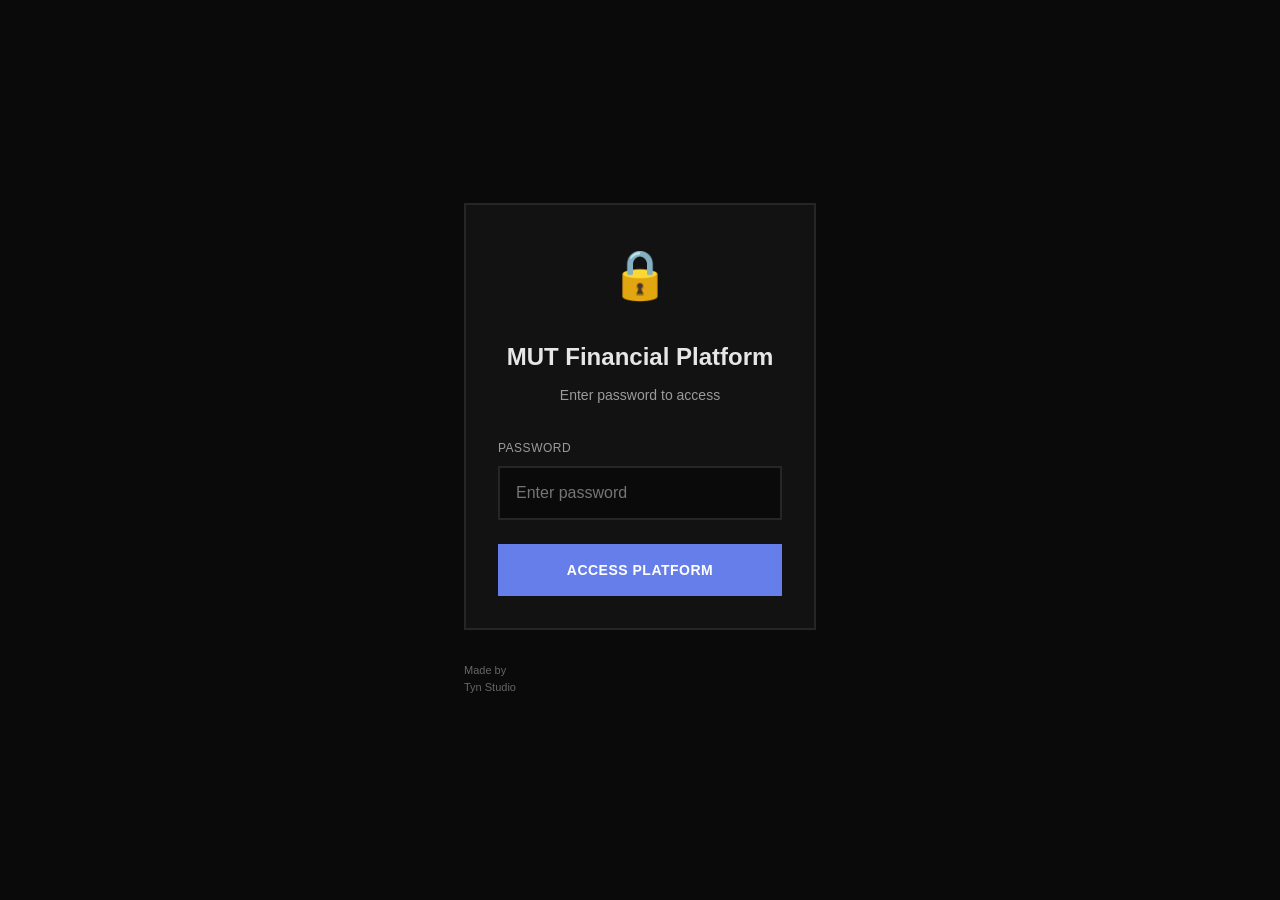
<file: dashboard.html>
<!DOCTYPE html>
<html lang="en">
<head>
  <meta charset="UTF-8">
  <meta name="viewport" content="width=device-width, initial-scale=1.0">
  <title>Dashboard - MUT Platform</title>
  <link rel="stylesheet" href="styles.css">
  <script>
    // Check authentication
    if (sessionStorage.getItem('mutAuth') !== 'authenticated') {
      window.location.href = 'index.html';
    }
  </script>
  <script src="https://d3js.org/d3.v7.min.js"></script>
</head>
<body>
  <div class="app-container">
    <!-- Sidebar -->
    <aside class="sidebar">
      <div class="logo-container">
        <img src="images/Mut.avif" alt="MUT Logo" class="logo">
        <span class="logo-text">MUT Platform</span>
      </div>

      <nav>
        <div class="nav-section">
          <div class="nav-section-title">Main</div>
          <a href="dashboard.html" class="nav-item active">
            <span>📊</span>
            <span>Dashboard</span>
          </a>
          <a href="projects.html" class="nav-item">
            <span>🎬</span>
            <span>Projects</span>
          </a>
          <a href="clients.html" class="nav-item">
            <span>👥</span>
            <span>Clients</span>
          </a>
        </div>

        <div class="nav-section">
          <div class="nav-section-title">Financial</div>
          <a href="cash-flow.html" class="nav-item">
            <span>📈</span>
            <span>Cash Flow</span>
          </a>
          <a href="income.html" class="nav-item">
            <span>💰</span>
            <span>Income</span>
          </a>
          <a href="recurring-expenses.html" class="nav-item">
            <span>💳</span>
            <span>Expenses</span>
          </a>
          <a href="reports.html" class="nav-item">
            <span>📑</span>
            <span>Reports</span>
          </a>
        </div>

        <div class="nav-section">
          <div class="nav-section-title">Management</div>
          <a href="personnel.html" class="nav-item">
            <span>👤</span>
            <span>Personnel</span>
          </a>
          <a href="#" class="nav-item">
            <span>🏢</span>
            <span>Area Budgets</span>
          </a>
          <a href="#" class="nav-item">
            <span>⚙️</span>
            <span>Settings</span>
          </a>
        </div>
      </nav>

      <!-- Footer Credit -->
      <div style="margin-top: auto; padding-top: var(--space-lg); border-top: 2px solid var(--border);">
        <div style="text-align: center; margin-bottom: var(--space-md);">
          <a href="home.html" style="font-size: 12px; color: var(--text-secondary); text-decoration: none; display: inline-flex; align-items: center; gap: 4px; transition: color 0.2s;">
            <span>←</span>
            <span>Back to Pitch</span>
          </a>
        </div>
        <div style="font-size: 11px; color: var(--text-tertiary); text-align: center;">
          Made by<br>
          <a href="https://tynstudio.com" target="_blank" style="color: var(--accent); text-decoration: none; font-weight: 500;">Tyn Studio</a>
        </div>
      </div>
    </aside>

    <!-- Main Content -->
    <main class="main-content">
      <!-- Header -->
      <header class="header">
        <div class="header-left">
          <h1 class="header-title">Dashboard</h1>
        </div>
        <div class="header-right">
          <button class="btn btn-secondary btn-small">
            <span>📅</span>
            <span>February 2026</span>
          </button>
          <button class="btn btn-primary btn-small">
            <span>+</span>
            <span>New Project</span>
          </button>
        </div>
      </header>

      <!-- Content -->
      <div class="content">
        <!-- Stats Grid -->
        <div class="stats-grid">
          <div class="stat-card">
            <div class="stat-label">
              <span>💵</span>
              <span>Current Month Revenue</span>
            </div>
            <div class="stat-value">$124,500</div>
            <div class="stat-change positive">
              <span>↑ 12.5%</span>
              <span class="text-secondary">vs last month</span>
            </div>
            <div class="progress-bar">
              <div class="progress-fill success" style="width: 78%;"></div>
            </div>
            <div class="text-secondary" style="font-size: 12px; margin-top: 8px;">
              $124,500 of $160,000 target
            </div>
          </div>

          <div class="stat-card">
            <div class="stat-label">
              <span>💳</span>
              <span>Current Month Expenses</span>
            </div>
            <div class="stat-value">$67,200</div>
            <div class="stat-change negative">
              <span>↑ 8.3%</span>
              <span class="text-secondary">vs last month</span>
            </div>
            <div class="progress-bar">
              <div class="progress-fill warning" style="width: 84%;"></div>
            </div>
            <div class="text-secondary" style="font-size: 12px; margin-top: 8px;">
              $67,200 of $80,000 budget
            </div>
          </div>

          <div class="stat-card">
            <div class="stat-label">
              <span>📊</span>
              <span>Net Profit (This Month)</span>
            </div>
            <div class="stat-value">$57,300</div>
            <div class="stat-change positive">
              <span>↑ 18.2%</span>
              <span class="text-secondary">vs last month</span>
            </div>
            <div class="text-secondary" style="font-size: 14px; margin-top: 12px;">
              Margin: <span class="text-success">46%</span>
            </div>
          </div>

          <div class="stat-card">
            <div class="stat-label">
              <span>🎯</span>
              <span>Pipeline Value</span>
            </div>
            <div class="stat-value">$412,000</div>
            <div class="stat-change neutral">
              <span>6 proposals</span>
              <span class="text-secondary">pending approval</span>
            </div>
            <div class="text-secondary" style="font-size: 14px; margin-top: 12px;">
              Expected close: <span class="text-warning">~$247,000</span>
            </div>
          </div>
        </div>

        <!-- Charts Section -->
        <div class="grid-2 mb-xl">
          <div class="card">
            <div class="card-header">
              <div>
                <div class="card-title">Revenue & Expenses Trend</div>
                <div class="card-subtitle">Last 6 months</div>
              </div>
            </div>
            <div class="chart-container" id="revenue-chart"></div>
          </div>

          <div class="card">
            <div class="card-header">
              <div>
                <div class="card-title">Project Distribution</div>
                <div class="card-subtitle">By service type (current year)</div>
              </div>
            </div>
            <div class="chart-container" id="project-chart"></div>
          </div>
        </div>

        <!-- Active Projects & Pipeline -->
        <div class="grid-2 mb-xl">
          <div class="card">
            <div class="card-header">
              <div class="card-title">Active Projects</div>
              <a href="projects.html" class="btn btn-ghost btn-small">View all</a>
            </div>
            <div class="table-container">
              <table>
                <thead>
                  <tr>
                    <th>Project</th>
                    <th>Client</th>
                    <th>Value</th>
                    <th>Progress</th>
                  </tr>
                </thead>
                <tbody>
                  <tr>
                    <td>Nike Campaign 2026</td>
                    <td>Nike Inc.</td>
                    <td>$45,000</td>
                    <td>
                      <div class="flex items-center gap-sm">
                        <div style="flex: 1; height: 6px; background: var(--bg-tertiary); border-radius: 3px;">
                          <div style="width: 65%; height: 100%; background: var(--accent); border-radius: 3px;"></div>
                        </div>
                        <span class="text-secondary" style="font-size: 12px;">65%</span>
                      </div>
                    </td>
                  </tr>
                  <tr>
                    <td>Adidas Product Launch</td>
                    <td>Adidas</td>
                    <td>$32,000</td>
                    <td>
                      <div class="flex items-center gap-sm">
                        <div style="flex: 1; height: 6px; background: var(--bg-tertiary); border-radius: 3px;">
                          <div style="width: 40%; height: 100%; background: var(--accent); border-radius: 3px;"></div>
                        </div>
                        <span class="text-secondary" style="font-size: 12px;">40%</span>
                      </div>
                    </td>
                  </tr>
                  <tr>
                    <td>Coca-Cola Social Media</td>
                    <td>Coca-Cola</td>
                    <td>$28,500</td>
                    <td>
                      <div class="flex items-center gap-sm">
                        <div style="flex: 1; height: 6px; background: var(--bg-tertiary); border-radius: 3px;">
                          <div style="width: 85%; height: 100%; background: var(--success); border-radius: 3px;"></div>
                        </div>
                        <span class="text-secondary" style="font-size: 12px;">85%</span>
                      </div>
                    </td>
                  </tr>
                  <tr>
                    <td>BMW Event Coverage</td>
                    <td>BMW</td>
                    <td>$52,000</td>
                    <td>
                      <div class="flex items-center gap-sm">
                        <div style="flex: 1; height: 6px; background: var(--bg-tertiary); border-radius: 3px;">
                          <div style="width: 20%; height: 100%; background: var(--accent); border-radius: 3px;"></div>
                        </div>
                        <span class="text-secondary" style="font-size: 12px;">20%</span>
                      </div>
                    </td>
                  </tr>
                </tbody>
              </table>
            </div>
          </div>

          <div class="card">
            <div class="card-header">
              <div class="card-title">Pending Proposals</div>
              <a href="projects.html" class="btn btn-ghost btn-small">View all</a>
            </div>
            <div class="table-container">
              <table>
                <thead>
                  <tr>
                    <th>Project</th>
                    <th>Client</th>
                    <th>Value</th>
                    <th>Status</th>
                  </tr>
                </thead>
                <tbody>
                  <tr>
                    <td>Sony Product Video</td>
                    <td>Sony</td>
                    <td>$75,000</td>
                    <td><span class="badge badge-warning">Under Review</span></td>
                  </tr>
                  <tr>
                    <td>Apple Store Opening</td>
                    <td>Apple</td>
                    <td>$125,000</td>
                    <td><span class="badge badge-accent">Negotiating</span></td>
                  </tr>
                  <tr>
                    <td>Samsung Campaign</td>
                    <td>Samsung</td>
                    <td>$68,000</td>
                    <td><span class="badge badge-warning">Under Review</span></td>
                  </tr>
                  <tr>
                    <td>Netflix Series Promo</td>
                    <td>Netflix</td>
                    <td>$92,000</td>
                    <td><span class="badge badge-accent">Negotiating</span></td>
                  </tr>
                </tbody>
              </table>
            </div>
          </div>
        </div>

        <!-- Area Budget Status -->
        <div class="card">
          <div class="card-header">
            <div class="card-title">Area Budget Status (2026)</div>
            <button class="btn btn-ghost btn-small">View Details</button>
          </div>
          <div class="table-container">
            <table>
              <thead>
                <tr>
                  <th>Area</th>
                  <th>Annual Budget</th>
                  <th>Spent YTD</th>
                  <th>Remaining</th>
                  <th>Status</th>
                  <th style="width: 200px;">Progress</th>
                </tr>
              </thead>
              <tbody>
                <tr>
                  <td><strong>Production</strong></td>
                  <td>$240,000</td>
                  <td>$48,500</td>
                  <td>$191,500</td>
                  <td><span class="badge badge-success">On Track</span></td>
                  <td>
                    <div style="height: 6px; background: var(--bg-tertiary); border-radius: 3px;">
                      <div style="width: 20%; height: 100%; background: var(--success); border-radius: 3px;"></div>
                    </div>
                  </td>
                </tr>
                <tr>
                  <td><strong>Marketing</strong></td>
                  <td>$120,000</td>
                  <td>$28,400</td>
                  <td>$91,600</td>
                  <td><span class="badge badge-success">On Track</span></td>
                  <td>
                    <div style="height: 6px; background: var(--bg-tertiary); border-radius: 3px;">
                      <div style="width: 24%; height: 100%; background: var(--success); border-radius: 3px;"></div>
                    </div>
                  </td>
                </tr>
                <tr>
                  <td><strong>Creative Direction</strong></td>
                  <td>$180,000</td>
                  <td>$42,100</td>
                  <td>$137,900</td>
                  <td><span class="badge badge-success">On Track</span></td>
                  <td>
                    <div style="height: 6px; background: var(--bg-tertiary); border-radius: 3px;">
                      <div style="width: 23%; height: 100%; background: var(--success); border-radius: 3px;"></div>
                    </div>
                  </td>
                </tr>
                <tr>
                  <td><strong>Administration</strong></td>
                  <td>$160,000</td>
                  <td>$35,800</td>
                  <td>$124,200</td>
                  <td><span class="badge badge-warning">Monitor</span></td>
                  <td>
                    <div style="height: 6px; background: var(--bg-tertiary); border-radius: 3px;">
                      <div style="width: 22%; height: 100%; background: var(--warning); border-radius: 3px;"></div>
                    </div>
                  </td>
                </tr>
              </tbody>
            </table>
          </div>
        </div>
      </div>
    </main>
  </div>

  <script>
    // Revenue & Expenses Chart
    const revenueData = [
      { month: 'Sep', revenue: 98000, expenses: 52000 },
      { month: 'Oct', revenue: 112000, expenses: 58000 },
      { month: 'Nov', revenue: 105000, expenses: 61000 },
      { month: 'Dec', revenue: 95000, expenses: 55000 },
      { month: 'Jan', revenue: 111000, expenses: 62000 },
      { month: 'Feb', revenue: 124500, expenses: 67200 }
    ];

    const margin = { top: 20, right: 20, bottom: 40, left: 60 };
    const width = 500 - margin.left - margin.right;
    const height = 260 - margin.top - margin.bottom;

    const svg = d3.select('#revenue-chart')
      .append('svg')
      .attr('width', '100%')
      .attr('height', 300)
      .attr('viewBox', `0 0 500 300`)
      .append('g')
      .attr('transform', `translate(${margin.left},${margin.top})`);

    const x = d3.scaleBand()
      .domain(revenueData.map(d => d.month))
      .range([0, width])
      .padding(0.3);

    const y = d3.scaleLinear()
      .domain([0, d3.max(revenueData, d => Math.max(d.revenue, d.expenses)) * 1.1])
      .range([height, 0]);

    // X Axis
    svg.append('g')
      .attr('transform', `translate(0,${height})`)
      .call(d3.axisBottom(x))
      .selectAll('text')
      .style('fill', '#9b9b9b')
      .style('font-size', '12px');

    svg.selectAll('.domain, .tick line')
      .style('stroke', '#333333');

    // Y Axis
    svg.append('g')
      .call(d3.axisLeft(y).ticks(5).tickFormat(d => '$' + (d / 1000) + 'k'))
      .selectAll('text')
      .style('fill', '#9b9b9b')
      .style('font-size', '12px');

    // Tooltip
    const tooltip = d3.select('body')
      .append('div')
      .style('position', 'absolute')
      .style('background', '#2a2a2a')
      .style('border', '1px solid #333333')
      .style('border-radius', '8px')
      .style('padding', '12px')
      .style('color', '#e6e6e6')
      .style('font-size', '13px')
      .style('pointer-events', 'none')
      .style('opacity', 0)
      .style('z-index', 1000)
      .style('box-shadow', '0 4px 6px rgba(0, 0, 0, 0.4)');

    // Revenue bars
    svg.selectAll('.bar-revenue')
      .data(revenueData)
      .enter()
      .append('rect')
      .attr('class', 'bar-revenue')
      .attr('x', d => x(d.month))
      .attr('y', height)
      .attr('width', x.bandwidth() / 2)
      .attr('height', 0)
      .attr('fill', '#6366f1')
      .attr('rx', 3)
      .style('cursor', 'pointer')
      .on('mouseenter', function(event, d) {
        d3.select(this)
          .transition()
          .duration(200)
          .attr('fill', '#7c7ef5')
          .attr('transform', 'translate(0, -2)');

        tooltip
          .style('opacity', 1)
          .html(`<strong>${d.month} Revenue</strong><br/>$${d.revenue.toLocaleString()}<br/><span style="color: #10b981">▲ ${((d.revenue - d.expenses) / d.expenses * 100).toFixed(1)}% net</span>`);
      })
      .on('mousemove', function(event) {
        tooltip
          .style('left', (event.pageX + 15) + 'px')
          .style('top', (event.pageY - 15) + 'px');
      })
      .on('mouseleave', function() {
        d3.select(this)
          .transition()
          .duration(200)
          .attr('fill', '#6366f1')
          .attr('transform', 'translate(0, 0)');

        tooltip.style('opacity', 0);
      })
      .transition()
      .duration(800)
      .delay((d, i) => i * 100)
      .attr('y', d => y(d.revenue))
      .attr('height', d => height - y(d.revenue));

    // Expense bars
    svg.selectAll('.bar-expense')
      .data(revenueData)
      .enter()
      .append('rect')
      .attr('class', 'bar-expense')
      .attr('x', d => x(d.month) + x.bandwidth() / 2)
      .attr('y', height)
      .attr('width', x.bandwidth() / 2)
      .attr('height', 0)
      .attr('fill', '#ef4444')
      .attr('rx', 3)
      .style('cursor', 'pointer')
      .on('mouseenter', function(event, d) {
        d3.select(this)
          .transition()
          .duration(200)
          .attr('fill', '#f56565')
          .attr('transform', 'translate(0, -2)');

        tooltip
          .style('opacity', 1)
          .html(`<strong>${d.month} Expenses</strong><br/>$${d.expenses.toLocaleString()}<br/><span style="color: #9b9b9b">Profit: $${(d.revenue - d.expenses).toLocaleString()}</span>`);
      })
      .on('mousemove', function(event) {
        tooltip
          .style('left', (event.pageX + 15) + 'px')
          .style('top', (event.pageY - 15) + 'px');
      })
      .on('mouseleave', function() {
        d3.select(this)
          .transition()
          .duration(200)
          .attr('fill', '#ef4444')
          .attr('transform', 'translate(0, 0)');

        tooltip.style('opacity', 0);
      })
      .transition()
      .duration(800)
      .delay((d, i) => i * 100)
      .attr('y', d => y(d.expenses))
      .attr('height', d => height - y(d.expenses));

    // Legend
    const legend = svg.append('g')
      .attr('transform', `translate(${width - 150}, 0)`);

    legend.append('rect')
      .attr('x', 0)
      .attr('y', 0)
      .attr('width', 12)
      .attr('height', 12)
      .attr('fill', '#6366f1')
      .attr('rx', 2);

    legend.append('text')
      .attr('x', 18)
      .attr('y', 10)
      .text('Revenue')
      .style('fill', '#e6e6e6')
      .style('font-size', '12px');

    legend.append('rect')
      .attr('x', 80)
      .attr('y', 0)
      .attr('width', 12)
      .attr('height', 12)
      .attr('fill', '#ef4444')
      .attr('rx', 2);

    legend.append('text')
      .attr('x', 98)
      .attr('y', 10)
      .text('Expenses')
      .style('fill', '#e6e6e6')
      .style('font-size', '12px');

    // Project Distribution Donut Chart
    const projectData = [
      { type: 'Video Production', value: 45, color: '#6366f1' },
      { type: 'Advertising', value: 30, color: '#10b981' },
      { type: 'Equipment Rental', value: 15, color: '#f59e0b' },
      { type: 'Photography', value: 10, color: '#ef4444' }
    ];

    const donutWidth = 500;
    const donutHeight = 300;
    const radius = Math.min(donutWidth, donutHeight) / 2 - 40;

    const donutSvg = d3.select('#project-chart')
      .append('svg')
      .attr('width', '100%')
      .attr('height', 300)
      .attr('viewBox', `0 0 ${donutWidth} ${donutHeight}`)
      .append('g')
      .attr('transform', `translate(${donutWidth / 2},${donutHeight / 2})`);

    const pie = d3.pie()
      .value(d => d.value)
      .sort(null);

    const arc = d3.arc()
      .innerRadius(radius * 0.6)
      .outerRadius(radius);

    const arcHover = d3.arc()
      .innerRadius(radius * 0.6)
      .outerRadius(radius * 1.05);

    const arcs = donutSvg.selectAll('arc')
      .data(pie(projectData))
      .enter()
      .append('g');

    arcs.append('path')
      .attr('d', arc)
      .attr('fill', d => d.data.color)
      .attr('stroke', '#191919')
      .attr('stroke-width', 2)
      .style('cursor', 'pointer')
      .on('mouseenter', function(event, d) {
        d3.select(this)
          .transition()
          .duration(200)
          .attr('d', arcHover)
          .attr('opacity', 0.9);

        tooltip
          .style('opacity', 1)
          .html(`<strong>${d.data.type}</strong><br/>${d.data.value}% of projects<br/><span style="color: #9b9b9b">Click for details</span>`);
      })
      .on('mousemove', function(event) {
        tooltip
          .style('left', (event.pageX + 15) + 'px')
          .style('top', (event.pageY - 15) + 'px');
      })
      .on('mouseleave', function() {
        d3.select(this)
          .transition()
          .duration(200)
          .attr('d', arc)
          .attr('opacity', 1);

        tooltip.style('opacity', 0);
      })
      .on('click', function(event, d) {
        alert(`Filter projects by: ${d.data.type}`);
      })
      .transition()
      .duration(800)
      .attrTween('d', function(d) {
        const interpolate = d3.interpolate({ startAngle: 0, endAngle: 0 }, d);
        return function(t) {
          return arc(interpolate(t));
        };
      });

    // Legend for donut
    const donutLegend = donutSvg.append('g')
      .attr('transform', `translate(${radius + 40}, ${-radius + 20})`);

    projectData.forEach((d, i) => {
      const legendRow = donutLegend.append('g')
        .attr('transform', `translate(0, ${i * 25})`)
        .style('cursor', 'pointer')
        .on('mouseenter', function() {
          d3.select(this).select('text').style('fill', '#ffffff');
        })
        .on('mouseleave', function() {
          d3.select(this).select('text').style('fill', '#e6e6e6');
        });

      legendRow.append('rect')
        .attr('width', 12)
        .attr('height', 12)
        .attr('fill', d.color)
        .attr('rx', 2);

      legendRow.append('text')
        .attr('x', 18)
        .attr('y', 10)
        .text(`${d.type} (${d.value}%)`)
        .style('fill', '#e6e6e6')
        .style('font-size', '12px')
        .style('transition', 'fill 0.2s');
    });
  </script>
</body>
</html>
</file>
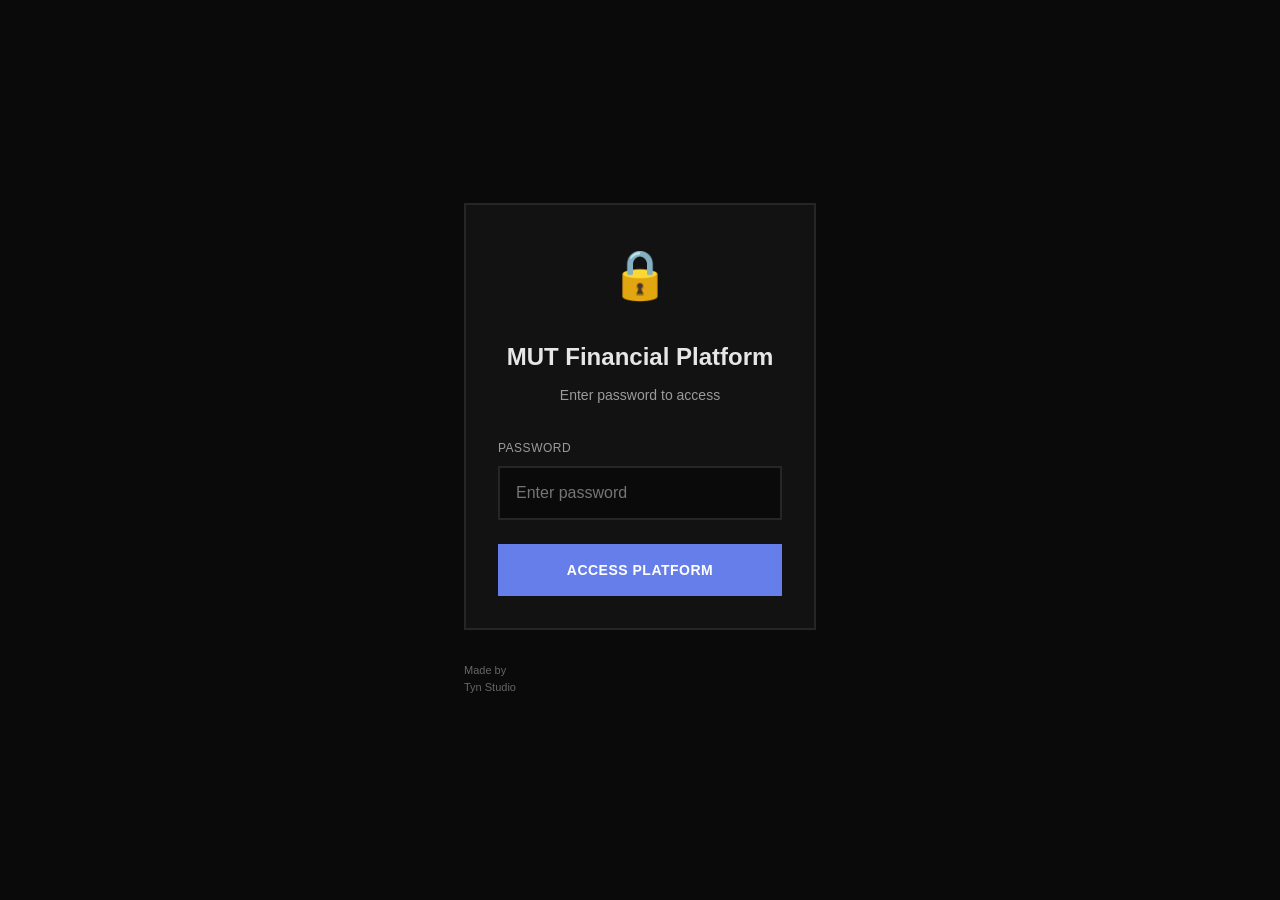
<file: home.html>
<!DOCTYPE html>
<html lang="en">
<head>
  <meta charset="UTF-8">
  <meta name="viewport" content="width=device-width, initial-scale=1.0">
  <title>MUT Financial Platform - Pitch</title>
  <link rel="stylesheet" href="styles.css">
  <script>
    // Check authentication
    if (sessionStorage.getItem('mutAuth') !== 'authenticated') {
      window.location.href = 'index.html';
    }
  </script>
  <style>
    .pitch-container {
      max-width: 900px;
      margin: 0 auto;
      padding: var(--space-xl);
    }

    .pitch-hero {
      text-align: center;
      padding: 140px var(--space-xl) 100px;
      margin-bottom: 140px;
      background: var(--bg-primary);
    }

    .pitch-hero h1 {
      font-size: 64px;
      font-weight: 200;
      margin-bottom: var(--space-xl);
      color: var(--text-primary);
      letter-spacing: -2px;
      line-height: 1.1;
    }

    .pitch-hero .subtitle {
      font-size: 20px;
      color: var(--text-secondary);
      margin-bottom: var(--space-xl);
      font-weight: 300;
      line-height: 1.8;
      max-width: 600px;
      margin-left: auto;
      margin-right: auto;
    }

    .pitch-hero .tagline {
      font-size: 15px;
      color: var(--text-tertiary);
      font-style: italic;
      margin-bottom: var(--space-xl);
      font-weight: 300;
    }

    .pitch-section {
      margin-bottom: 120px;
    }

    .pitch-section-title {
      font-size: 36px;
      font-weight: 200;
      margin-bottom: var(--space-xl);
      color: var(--text-primary);
      letter-spacing: -1px;
    }

    .pitch-section-subtitle {
      font-size: 18px;
      color: var(--text-secondary);
      margin-bottom: var(--space-xl);
      font-weight: 300;
      line-height: 1.9;
      max-width: 700px;
    }

    .simple-grid {
      display: grid;
      gap: var(--space-xl);
      margin-top: var(--space-xl);
    }

    .simple-item {
      padding: var(--space-xl);
      border-left: 2px solid var(--border);
      background: transparent;
    }

    .simple-item-title {
      font-size: 20px;
      font-weight: 400;
      margin-bottom: var(--space-md);
      color: var(--text-primary);
    }

    .simple-item-text {
      font-size: 15px;
      color: var(--text-secondary);
      line-height: 1.8;
      font-weight: 300;
    }

    .highlight-box {
      background: var(--bg-secondary);
      border: 2px solid var(--accent);
      border-radius: var(--radius-lg);
      padding: 48px;
      margin-top: 60px;
      margin-bottom: 60px;
    }

    .highlight-box h3 {
      color: var(--accent);
      font-size: 28px;
      font-weight: 300;
      margin-bottom: var(--space-lg);
      letter-spacing: -0.5px;
    }

    .highlight-box p {
      font-size: 15px;
      color: var(--text-secondary);
      line-height: 1.8;
      font-weight: 300;
    }

    .investment-grid {
      display: grid;
      gap: var(--space-lg);
      margin-top: var(--space-xl);
    }

    .investment-item {
      padding: var(--space-lg);
      border: 1px solid var(--border);
      border-radius: var(--radius-md);
      background: var(--bg-tertiary);
    }

    .investment-label {
      font-size: 16px;
      font-weight: 400;
      color: var(--accent);
      margin-bottom: var(--space-sm);
    }

    .investment-value {
      font-size: 15px;
      color: var(--text-secondary);
      line-height: 1.8;
      font-weight: 300;
    }

    .timeline-box {
      background: transparent;
      border-left: 2px solid var(--accent);
      padding-left: var(--space-xl);
      margin-top: var(--space-xl);
    }

    .timeline-item {
      margin-bottom: var(--space-xl);
      position: relative;
    }

    .timeline-item:before {
      content: "";
      position: absolute;
      left: calc(var(--space-xl) * -1 - 6px);
      top: 6px;
      width: 12px;
      height: 12px;
      background: var(--accent);
      border-radius: 50%;
    }

    .timeline-phase {
      font-size: 16px;
      font-weight: 400;
      color: var(--accent);
      margin-bottom: var(--space-sm);
    }

    .timeline-desc {
      font-size: 15px;
      color: var(--text-secondary);
      line-height: 1.8;
      font-weight: 300;
    }

    .vision-box {
      background: var(--bg-secondary);
      border: 2px solid var(--success);
      border-radius: var(--radius-lg);
      padding: 48px;
      margin-top: var(--space-xl);
    }

    .vision-box h3 {
      color: var(--success);
      font-size: 28px;
      font-weight: 300;
      margin-bottom: var(--space-lg);
      text-align: center;
      letter-spacing: -0.5px;
    }

    .vision-list {
      list-style: none;
      padding: 0;
      margin-top: var(--space-lg);
    }

    .vision-list li {
      padding: var(--space-md) 0;
      padding-left: var(--space-xl);
      position: relative;
      color: var(--text-secondary);
      line-height: 1.8;
      font-weight: 300;
      font-size: 15px;
    }

    .vision-list li:before {
      content: "→";
      position: absolute;
      left: 0;
      color: var(--success);
      font-size: 18px;
    }

    .cta-section {
      text-align: center;
      padding: 80px var(--space-xl);
      border: 2px solid var(--accent);
      border-radius: var(--radius-lg);
      background: transparent;
      margin-top: 100px;
      margin-bottom: 80px;
    }

    .cta-section h2 {
      font-size: 36px;
      font-weight: 200;
      margin-bottom: var(--space-lg);
      color: var(--text-primary);
      letter-spacing: -1px;
    }

    .cta-section p {
      font-size: 17px;
      color: var(--text-secondary);
      margin-bottom: var(--space-xl);
      font-weight: 300;
      line-height: 1.8;
    }

    .cta-buttons {
      display: flex;
      gap: var(--space-lg);
      justify-content: center;
      flex-wrap: wrap;
      margin-top: var(--space-xl);
    }

    .mockup-grid {
      display: grid;
      grid-template-columns: repeat(auto-fit, minmax(280px, 1fr));
      gap: var(--space-lg);
      margin-top: var(--space-xl);
    }

    .mockup-link {
      padding: var(--space-xl);
      border: 1px solid var(--border);
      border-radius: var(--radius-lg);
      background: transparent;
      text-decoration: none;
      color: var(--text-primary);
      transition: all 0.3s ease;
      display: block;
      text-align: center;
    }

    .mockup-link:hover {
      border-color: var(--accent);
      background: var(--bg-secondary);
    }

    .mockup-link-icon {
      font-size: 32px;
      margin-bottom: var(--space-md);
    }

    .mockup-link-title {
      font-weight: 400;
      margin-bottom: var(--space-sm);
      font-size: 16px;
    }

    .mockup-link-desc {
      font-size: 13px;
      color: var(--text-secondary);
      line-height: 1.6;
      font-weight: 300;
    }

    .bullet-list {
      list-style: none;
      padding: 0;
      margin-top: var(--space-lg);
    }

    .bullet-list li {
      padding: var(--space-sm) 0;
      padding-left: var(--space-lg);
      position: relative;
      color: var(--text-secondary);
      line-height: 1.8;
      font-weight: 300;
    }

    .bullet-list li:before {
      content: "—";
      position: absolute;
      left: 0;
      color: var(--accent);
    }

    .why-custom {
      background: var(--bg-tertiary);
      border: 2px solid var(--warning);
      border-radius: var(--radius-lg);
      padding: var(--space-xl);
      margin-top: var(--space-xl);
    }

    .why-custom h4 {
      color: var(--warning);
      font-size: 20px;
      font-weight: 400;
      margin-bottom: var(--space-md);
    }

    .why-custom p {
      color: var(--text-secondary);
      margin-bottom: var(--space-md);
      font-size: 15px;
      line-height: 1.8;
      font-weight: 300;
    }

    /* Mobile Responsive Styles */
    @media (max-width: 768px) {
      .pitch-container {
        padding: var(--space-md);
      }

      .pitch-hero {
        padding: 60px var(--space-md) 40px;
        margin-bottom: 60px;
      }

      .pitch-hero h1 {
        font-size: 36px;
        letter-spacing: -1px;
      }

      .pitch-hero .subtitle {
        font-size: 16px;
        line-height: 1.6;
      }

      .pitch-hero .tagline {
        font-size: 13px;
      }

      .pitch-section {
        margin-bottom: 60px;
      }

      .pitch-section-title {
        font-size: 28px;
      }

      .pitch-section-subtitle {
        font-size: 16px;
      }

      .simple-item {
        padding: var(--space-lg);
      }

      .simple-item-title {
        font-size: 18px;
      }

      .highlight-box {
        padding: var(--space-lg);
        margin-top: var(--space-xl);
        margin-bottom: var(--space-xl);
      }

      .highlight-box h3 {
        font-size: 22px;
      }

      .vision-box {
        padding: var(--space-lg);
      }

      .vision-box h3 {
        font-size: 22px;
      }

      .cta-section {
        padding: var(--space-xl) var(--space-md);
        margin-top: 60px;
        margin-bottom: var(--space-xl);
      }

      .cta-section h2 {
        font-size: 28px;
      }

      .cta-section p {
        font-size: 15px;
      }

      .mockup-grid {
        grid-template-columns: 1fr;
        gap: var(--space-md);
      }

      .mockup-link {
        padding: var(--space-lg);
      }
    }

    @media (max-width: 480px) {
      .pitch-container {
        padding: var(--space-sm) var(--space-md);
      }

      .pitch-hero {
        padding: 40px var(--space-sm) 30px;
        margin-bottom: 40px;
      }

      .pitch-hero h1 {
        font-size: 28px;
        margin-bottom: var(--space-lg);
      }

      .pitch-hero .subtitle {
        font-size: 14px;
      }

      .pitch-hero .tagline {
        font-size: 12px;
      }

      .pitch-section {
        margin-bottom: 40px;
      }

      .pitch-section-title {
        font-size: 24px;
      }

      .pitch-section-subtitle {
        font-size: 14px;
      }

      .simple-item {
        padding: var(--space-md);
      }

      .simple-item-title {
        font-size: 16px;
      }

      .simple-item-text {
        font-size: 14px;
      }

      .highlight-box {
        padding: var(--space-md);
      }

      .highlight-box h3 {
        font-size: 20px;
      }

      .vision-box {
        padding: var(--space-md);
      }

      .vision-box h3 {
        font-size: 20px;
      }

      .cta-section {
        padding: var(--space-lg) var(--space-sm);
        margin-top: 40px;
      }

      .cta-section h2 {
        font-size: 24px;
      }

      .cta-section p {
        font-size: 14px;
      }

      .timeline-box {
        padding-left: var(--space-lg);
      }

      .timeline-item:before {
        left: calc(var(--space-lg) * -1 - 6px);
      }
    }
  </style>
</head>
<body style="background: var(--bg-primary);">
  <div class="pitch-container">
    <!-- Hero Section -->
    <div class="pitch-hero">
      <img src="images/Mut.avif" alt="MUT Logo" style="height: 32px; width: auto; max-width: 150px; object-fit: contain; margin-bottom: var(--space-xl); opacity: 0.9;">
      <h1>Transform Your<br>Financial Management</h1>
      <p class="subtitle">A custom platform designed specifically for MUT's production workflows, budgets, and cash flow forecasting needs.</p>
      <div class="tagline" style="display: flex; flex-direction: column; align-items: center; gap: 8px;">
        <span>built by:</span>
        <img src="images/Tyn-studio-white.png" alt="Tyn Studio" style="height: 32px; width: auto; opacity: 0.7;">
        <span>a calm studio for bold ideas</span>
      </div>
      <div style="display: flex; gap: var(--space-md); justify-content: center; flex-wrap: wrap; margin-top: 48px;">
        <a href="#solution" class="btn btn-primary">See the Solution</a>
        <a href="#mockups" class="btn btn-secondary">Explore Platform</a>
      </div>
    </div>

    <!-- The Challenge -->
    <div class="pitch-section">
      <h2 class="pitch-section-title">The Challenge</h2>
      <p class="pitch-section-subtitle">MUT has outgrown spreadsheets. Your business needs real-time financial visibility that Google Sheets can't provide.</p>

      <div class="simple-grid">
        <div class="simple-item">
          <div class="simple-item-title">Real-Time Visibility</div>
          <div class="simple-item-text">See instantly how prospective projects will impact your bottom line over the next 3, 6, or 12 months. No more manual updates or outdated projections.</div>
        </div>

        <div class="simple-item">
          <div class="simple-item-title">Collaborative Workflows</div>
          <div class="simple-item-text">CEO, administration, creative, marketing, and production teams all need different views of the same financial data. Everyone should work from one source of truth.</div>
        </div>

        <div class="simple-item">
          <div class="simple-item-title">Intelligent Forecasting</div>
          <div class="simple-item-text">Answer critical questions like "What if we land these 3 projects?" with scenario planning that shows you the financial future before it happens.</div>
        </div>

        <div class="simple-item">
          <div class="simple-item-title">Project-to-Revenue Tracking</div>
          <div class="simple-item-text">Connect creative work to financial outcomes. Track projects from proposal through execution to final payment with complete budget visibility.</div>
        </div>
      </div>
    </div>

    <!-- The Solution -->
    <div class="pitch-section" id="solution">
      <h2 class="pitch-section-title">The Solution</h2>
      <p class="pitch-section-subtitle">A custom financial platform built specifically for MUT's project-based creative business model.</p>

      <div class="simple-grid">
        <div class="simple-item">
          <div class="simple-item-title">Smart Project Management</div>
          <div class="simple-item-text">Create budgets for potential projects, track stages from pitch to completion, convert approved budgets into income schedules automatically, and monitor actual vs projected costs in real-time.</div>
        </div>

        <div class="simple-item">
          <div class="simple-item-title">Financial Intelligence</div>
          <div class="simple-item-text">See how pending projects impact cash flow over the next 6-12 months. Compare projected vs actual revenue and expenses. Analyze profitability by project, client, or service type with customized dashboards by role.</div>
        </div>

        <div class="simple-item">
          <div class="simple-item-title">Area-Based Budgeting</div>
          <div class="simple-item-text">Each department maintains their annual budget independently. Track expenses against budget by area with approval workflows for changes and shared visibility with appropriate permissions.</div>
        </div>

        <div class="simple-item">
          <div class="simple-item-title">Recurring & One-Time Transactions</div>
          <div class="simple-item-text">Equipment rental income, rent and salaries, subscriptions, project-based income with flexible payment schedules, and one-time costs like equipment purchases all flow into one coherent view.</div>
        </div>
      </div>

      <!-- Why Custom -->
      <div class="why-custom">
        <h4>Why Custom vs Off-the-Shelf?</h4>
        <p>Generic accounting software doesn't understand how creative production companies work:</p>
        <ul class="bullet-list">
          <li>Project workflows from proposals to execution to payments</li>
          <li>Equipment rental business models</li>
          <li>Multi-month project timelines with variable payment schedules</li>
          <li>The need to forecast "what if we land these projects?"</li>
          <li>Area-based budgeting for collaborative creative teams</li>
        </ul>
      </div>
    </div>

    <!-- The Investment -->
    <div class="pitch-section">
      <h2 class="pitch-section-title">The Investment</h2>
      <p class="pitch-section-subtitle">A retention-based partnership model that aligns our success with yours.</p>

      <div class="highlight-box">
        <h3>Monthly Retention Model</h3>
        <p style="text-align: center; margin-bottom: var(--space-xl);">
          We build alongside you, learning your workflows and delivering value incrementally. No big upfront cost, no surprise bills.
        </p>

        <div class="investment-grid">
          <div class="investment-item">
            <div class="investment-label">Timeline</div>
            <div class="investment-value">
              6-10 months of iterative development, delivering working features regularly so you see value quickly.
            </div>
          </div>

          <div class="investment-item">
            <div class="investment-label">Development Model</div>
            <div class="investment-value">
              Monthly retention includes platform development, regular releases, your feedback shapes the product, and ongoing support throughout the process.
            </div>
          </div>

          <div class="investment-item">
            <div class="investment-label">What You Get</div>
            <div class="investment-value">
              Custom platform built for MUT's specific workflows, training and documentation for your team, continuous iteration based on real usage, and a system that grows with your business.
            </div>
          </div>
        </div>
      </div>
    </div>

    <!-- Development Roadmap -->
    <div class="pitch-section">
      <h2 class="pitch-section-title">Development Roadmap</h2>
      <p class="pitch-section-subtitle">Phased approach delivering value at each milestone.</p>

      <div class="timeline-box">
        <div class="timeline-item">
          <div class="timeline-phase">Phase 1: Core MVP (Months 1-4)</div>
          <div class="timeline-desc">Dashboard with key metrics, project management and budget creation, basic cash flow forecasting, recurring transactions and expenses. Deploy for daily use by your team.</div>
        </div>

        <div class="timeline-item">
          <div class="timeline-phase">Phase 2: Advanced Features (Months 5-7)</div>
          <div class="timeline-desc">Area-based budgeting with permissions, detailed financial reporting and analytics, invoice generation, mobile optimization. Refine based on team feedback.</div>
        </div>

        <div class="timeline-item">
          <div class="timeline-phase">Phase 3: Integration & Polish (Months 8-10)</div>
          <div class="timeline-desc">Integration with existing tools, advanced scenario planning, custom reports and exports, performance optimization and final polish.</div>
        </div>

        <div class="timeline-item">
          <div class="timeline-phase">Beyond Launch</div>
          <div class="timeline-desc">Ongoing support and maintenance, feature additions based on evolving needs, continuous improvement and optimization.</div>
        </div>
      </div>
    </div>

    <!-- The Vision -->
    <div class="pitch-section">
      <h2 class="pitch-section-title">The Vision</h2>
      <p class="pitch-section-subtitle">Imagine your financial operations running smoothly.</p>

      <div class="vision-box">
        <h3>A day at MUT with the platform</h3>
        <ul class="vision-list">
          <li>The CEO checks the dashboard Monday morning and sees complete financial health at a glance</li>
          <li>A producer closes a deal and updates the system from their phone—income schedules generate automatically</li>
          <li>The creative director reviews area budgets in real-time, adjusting allocations for upcoming projects</li>
          <li>Administration doesn't chase expense reports—everything flows into the system automatically</li>
          <li>Everyone knows: Are we hitting our targets? What's coming? Where should we focus?</li>
        </ul>
      </div>

      <div style="margin-top: 60px; padding: var(--space-xl); border-left: 2px solid var(--success);">
        <p style="font-size: 17px; color: var(--text-secondary); line-height: 1.8; font-weight: 300; font-style: italic;">
          "Move from managing spreadsheets to managing growth. Replace manual updates with automated insights. Transform financial chaos into strategic clarity."
        </p>
      </div>
    </div>

    <!-- Interactive Mockups -->
    <div class="pitch-section" id="mockups">
      <h2 class="pitch-section-title">Explore the Platform</h2>
      <p class="pitch-section-subtitle">Interactive mockups showing the core features and workflows</p>

      <div class="mockup-grid">
        <a href="dashboard.html" class="mockup-link">
          <div class="mockup-link-icon">📊</div>
          <div class="mockup-link-title">Dashboard</div>
          <div class="mockup-link-desc">Financial overview with real-time metrics and interactive charts</div>
        </a>

        <a href="cash-flow.html" class="mockup-link">
          <div class="mockup-link-icon">📈</div>
          <div class="mockup-link-title">Cash Flow Forecast</div>
          <div class="mockup-link-desc">6-month projections with scenario planning</div>
        </a>

        <a href="projects.html" class="mockup-link">
          <div class="mockup-link-icon">🎬</div>
          <div class="mockup-link-title">Projects</div>
          <div class="mockup-link-desc">Complete project list with status and profitability</div>
        </a>

        <a href="project-detail.html" class="mockup-link">
          <div class="mockup-link-icon">📋</div>
          <div class="mockup-link-title">Project Detail</div>
          <div class="mockup-link-desc">Income schedule, budget breakdown, and tracking</div>
        </a>

        <a href="project-create.html" class="mockup-link">
          <div class="mockup-link-icon">✨</div>
          <div class="mockup-link-title">Create Budget</div>
          <div class="mockup-link-desc">Step-by-step budget builder with profit calculator</div>
        </a>

        <a href="recurring-expenses.html" class="mockup-link">
          <div class="mockup-link-icon">💳</div>
          <div class="mockup-link-title">Recurring Expenses</div>
          <div class="mockup-link-desc">Manage salaries, subscriptions, and operational costs</div>
        </a>
      </div>
    </div>

    <!-- Partnership Opportunity -->
    <div class="pitch-section">
      <h2 class="pitch-section-title">Beyond MUT: Partnership Opportunity</h2>
      <p class="pitch-section-subtitle">Once we build the perfect platform for MUT, we can leverage it together into a product for the creative industry.</p>

      <div class="highlight-box">
        <h3>MUT + Tyn Studio</h3>
        <p style="text-align: center; margin-bottom: var(--space-xl);">
          Transform from custom development into a product partnership
        </p>

        <div class="simple-grid" style="margin-top: var(--space-xl);">
          <div class="simple-item" style="border-left-color: var(--accent); padding-left: var(--space-lg);">
            <div class="simple-item-title">Phase 1: Build for MUT</div>
            <div class="simple-item-text">Tyn Studio develops the platform with monthly retention. MUT gets a custom financial command center built specifically for their workflows.</div>
          </div>

          <div class="simple-item" style="border-left-color: var(--success); padding-left: var(--space-lg);">
            <div class="simple-item-title">Phase 2: Prove the Value</div>
            <div class="simple-item-text">MUT uses the platform daily, validating features and workflows. We refine based on real production company needs, not guesses.</div>
          </div>

          <div class="simple-item" style="border-left-color: var(--warning); padding-left: var(--space-lg);">
            <div class="simple-item-title">Phase 3: Partnership Launch</div>
            <div class="simple-item-text">Together, we adapt the platform for multi-tenant use and offer it to other creative agencies, freelancers, and production companies.</div>
          </div>
        </div>
      </div>

      <div style="margin-top: 60px; padding: var(--space-xl); border: 2px solid var(--success); border-radius: var(--radius-lg); background: var(--bg-secondary);">
        <h4 style="color: var(--success); font-size: 20px; font-weight: 400; margin-bottom: var(--space-lg);">What Each Partner Brings</h4>

        <div style="display: grid; grid-template-columns: 1fr 1fr; gap: var(--space-xl); margin-top: var(--space-lg);">
          <div>
            <div style="font-size: 16px; font-weight: 400; color: var(--text-primary); margin-bottom: var(--space-sm);">Tyn Studio</div>
            <ul class="bullet-list" style="margin-top: var(--space-sm);">
              <li>Platform development and maintenance</li>
              <li>Product design and UX expertise</li>
              <li>Technical infrastructure and hosting</li>
              <li>Software development methodology</li>
            </ul>
          </div>

          <div>
            <div style="font-size: 16px; font-weight: 400; color: var(--text-primary); margin-bottom: var(--space-sm);">MUT</div>
            <ul class="bullet-list" style="margin-top: var(--space-sm);">
              <li>Deep domain expertise in production workflows</li>
              <li>Real-world validation and feedback</li>
              <li>Industry connections and credibility</li>
              <li>Go-to-market access to creative networks</li>
            </ul>
          </div>
        </div>
      </div>
    </div>

    <!-- Market Opportunity -->
    <div class="pitch-section">
      <h2 class="pitch-section-title">Market Opportunity</h2>
      <p class="pitch-section-subtitle">The creative industry is massive, growing, and desperately underserved by financial software.</p>

      <div class="vision-box" style="border-color: var(--accent);">
        <h3 style="color: var(--accent);">Target Customers</h3>

        <div style="display: grid; grid-template-columns: repeat(auto-fit, minmax(200px, 1fr)); gap: var(--space-lg); margin-top: var(--space-xl);">
          <div style="text-align: center; padding: var(--space-lg); border: 1px solid var(--border); border-radius: var(--radius-md); background: var(--bg-tertiary);">
            <div style="font-size: 36px; font-weight: 300; color: var(--accent); margin-bottom: var(--space-sm);">200K+</div>
            <div style="font-size: 13px; color: var(--text-secondary); font-weight: 300;">Creative agencies in North America</div>
          </div>
          <div style="text-align: center; padding: var(--space-lg); border: 1px solid var(--border); border-radius: var(--radius-md); background: var(--bg-tertiary);">
            <div style="font-size: 36px; font-weight: 300; color: var(--accent); margin-bottom: var(--space-sm);">2M+</div>
            <div style="font-size: 13px; color: var(--text-secondary); font-weight: 300;">Freelancers and small studios</div>
          </div>
          <div style="text-align: center; padding: var(--space-lg); border: 1px solid var(--border); border-radius: var(--radius-md); background: var(--bg-tertiary);">
            <div style="font-size: 36px; font-weight: 300; color: var(--accent); margin-bottom: var(--space-sm);">$150B+</div>
            <div style="font-size: 13px; color: var(--text-secondary); font-weight: 300;">Annual creative services revenue</div>
          </div>
        </div>

        <ul class="bullet-list" style="margin-top: 40px;">
          <li>Film and video production companies</li>
          <li>Advertising and marketing agencies</li>
          <li>Design studios and creative consultancies</li>
          <li>Photography and post-production studios</li>
          <li>Event production and experiential agencies</li>
        </ul>
      </div>

      <div style="margin-top: 40px; padding: var(--space-xl); border-left: 2px solid var(--accent); background: transparent;">
        <p style="font-size: 15px; color: var(--text-secondary); line-height: 1.8; font-weight: 300;">
          These businesses all face the same challenge MUT does: project-based revenue, complex payment schedules, multi-area budgeting, and the need to forecast "what if we land these projects?" Generic accounting software doesn't work for them either.
        </p>
      </div>
    </div>

    <!-- Go-to-Market Strategy -->
    <div class="pitch-section">
      <h2 class="pitch-section-title">Go-to-Market Strategy</h2>
      <p class="pitch-section-subtitle">Leveraging MUT's story and network to reach the creative industry.</p>

      <div class="simple-grid">
        <div class="simple-item">
          <div class="simple-item-title">Product Positioning</div>
          <div class="simple-item-text">"Built by a production company that needed it." MUT's story becomes the most powerful marketing: a real agency that built their financial command center and now shares it with others.</div>
        </div>

        <div class="simple-item">
          <div class="simple-item-title">Beta Launch</div>
          <div class="simple-item-text">Start with 5-10 agencies from MUT's network. Early adopter pricing in exchange for testimonials and case studies. Learn from real users before broader launch.</div>
        </div>

        <div class="simple-item">
          <div class="simple-item-title">Revenue Model</div>
          <div class="simple-item-text">SaaS subscription: $200-500/month based on team size and features. Annual contracts for agencies, monthly for freelancers. Revenue split between Tyn Studio and MUT.</div>
        </div>

        <div class="simple-item">
          <div class="simple-item-title">Sales & Marketing</div>
          <div class="simple-item-text">Content marketing showing MUT's transformation, industry events and production conferences, partnerships with creative associations, direct outreach to agencies struggling with spreadsheets.</div>
        </div>
      </div>

      <div style="margin-top: 60px; padding: var(--space-xl); border: 1px solid var(--border); border-radius: var(--radius-lg); background: transparent;">
        <p style="font-size: 15px; color: var(--text-secondary); line-height: 1.8; font-weight: 300; margin-bottom: var(--space-md);">
          <strong style="color: var(--text-primary);">The Partnership Advantage:</strong> This isn't just another SaaS product built by developers who don't understand the industry. It's software built by creatives, for creatives, validated by a real production company.
        </p>
        <p style="font-size: 14px; color: var(--text-tertiary); font-style: italic; font-weight: 300;">
          MUT brings credibility and access. Tyn Studio brings technical execution. Together, you serve an underserved market.
        </p>
      </div>
    </div>

    <!-- CTA -->
    <div class="cta-section">
      <h2>Let's build something exceptional</h2>
      <p>Start with transforming MUT's financial operations.<br>Evolve into serving the entire creative industry together.</p>
      <div style="margin-top: var(--space-lg); margin-bottom: var(--space-xl); padding: var(--space-lg); border-left: 2px solid var(--accent); text-align: left; max-width: 600px; margin-left: auto; margin-right: auto;">
        <p style="font-size: 15px; color: var(--text-secondary); line-height: 1.8; font-weight: 300;">
          <strong style="color: var(--text-primary);">First:</strong> We build your platform with monthly retention.<br>
          <strong style="color: var(--text-primary);">Then:</strong> We explore partnership opportunities to share it with others.<br>
          <strong style="color: var(--text-primary);">Result:</strong> MUT gets exactly what they need, plus potential ongoing revenue from the product.
        </p>
      </div>
      <div class="cta-buttons">
        <a href="dashboard.html" class="btn btn-primary" style="font-size: 16px; padding: 14px 32px;">Explore the Platform</a>
      </div>
    </div>

    <!-- Footer -->
    <div style="text-align: center; padding-top: 60px; border-top: 1px solid var(--border); margin-top: 100px;">
      <p style="font-size: 14px; color: var(--text-tertiary); margin-bottom: var(--space-sm); font-weight: 300;">
        MUT Platform - 2026
      </p>
      <p style="font-size: 13px; color: var(--text-secondary); font-weight: 300;">
        Made by <a href="https://tynstudio.com" target="_blank" style="color: var(--accent); text-decoration: none; font-weight: 400;">Tyn Studio</a>
      </p>
      <p style="font-size: 11px; color: var(--text-tertiary); margin-top: 4px; font-style: italic; font-weight: 300;">
        a calm studio for bold ideas
      </p>
    </div>
  </div>
</body>
</html>
</file>
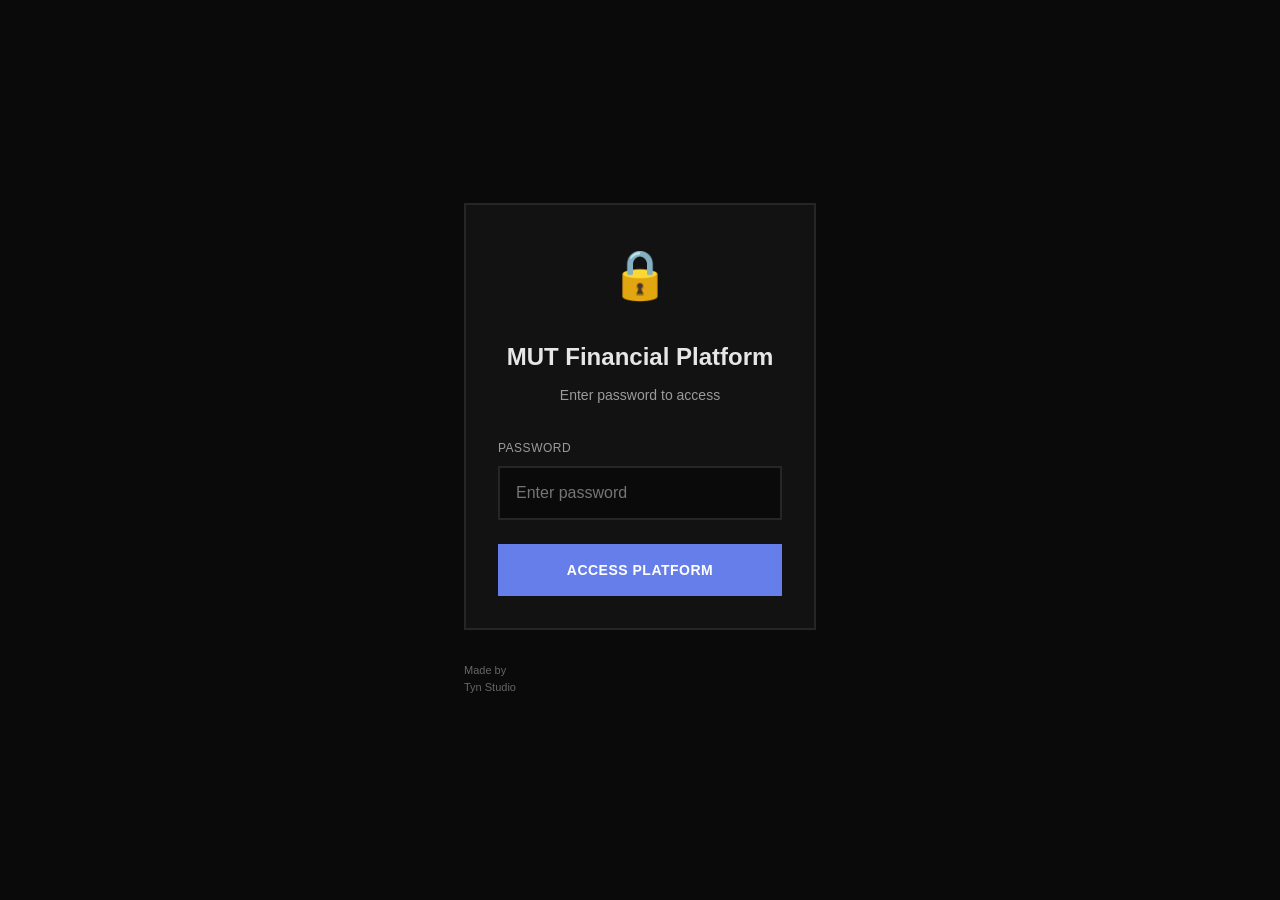
<file: income.html>
<!DOCTYPE html>
<html lang="en">
<head>
  <meta charset="UTF-8">
  <meta name="viewport" content="width=device-width, initial-scale=1.0">
  <title>Income - MUT Platform</title>
  <link rel="stylesheet" href="styles.css">
  <script>
    // Check authentication
    if (sessionStorage.getItem('mutAuth') !== 'authenticated') {
      window.location.href = 'index.html';
    }
  </script>
  <script src="https://d3js.org/d3.v7.min.js"></script>
</head>
<body>
  <div class="app-container">
    <!-- Sidebar -->
    <aside class="sidebar">
      <div class="logo-container">
        <img src="images/Mut.avif" alt="MUT Logo" class="logo">
        <span class="logo-text">MUT Platform</span>
      </div>

      <nav>
        <div class="nav-section">
          <div class="nav-section-title">Main</div>
          <a href="dashboard.html" class="nav-item">
            <span>📊</span>
            <span>Dashboard</span>
          </a>
          <a href="projects.html" class="nav-item">
            <span>🎬</span>
            <span>Projects</span>
          </a>
          <a href="clients.html" class="nav-item">
            <span>👥</span>
            <span>Clients</span>
          </a>
        </div>

        <div class="nav-section">
          <div class="nav-section-title">Financial</div>
          <a href="cash-flow.html" class="nav-item">
            <span>📈</span>
            <span>Cash Flow</span>
          </a>
          <a href="income.html" class="nav-item active">
            <span>💰</span>
            <span>Income</span>
          </a>
          <a href="recurring-expenses.html" class="nav-item">
            <span>💳</span>
            <span>Expenses</span>
          </a>
          <a href="reports.html" class="nav-item">
            <span>📑</span>
            <span>Reports</span>
          </a>
        </div>

        <div class="nav-section">
          <div class="nav-section-title">Management</div>
          <a href="personnel.html" class="nav-item">
            <span>👤</span>
            <span>Personnel</span>
          </a>
          <a href="#" class="nav-item">
            <span>🏢</span>
            <span>Area Budgets</span>
          </a>
          <a href="#" class="nav-item">
            <span>⚙️</span>
            <span>Settings</span>
          </a>
        </div>
      </nav>

      <!-- Footer Credit -->
      <div style="margin-top: auto; padding-top: var(--space-lg); border-top: 2px solid var(--border);">
        <div style="text-align: center; margin-bottom: var(--space-md);">
          <a href="home.html" style="font-size: 12px; color: var(--text-secondary); text-decoration: none; display: inline-flex; align-items: center; gap: 4px; transition: color 0.2s;">
            <span>←</span>
            <span>Back to Pitch</span>
          </a>
        </div>
        <div style="font-size: 11px; color: var(--text-tertiary); text-align: center;">
          Made by<br>
          <a href="https://tynstudio.com" target="_blank" style="color: var(--accent); text-decoration: none; font-weight: 500;">Tyn Studio</a>
        </div>
      </div>
    </aside>

    <!-- Main Content -->
    <main class="main-content">
      <!-- Header -->
      <header class="header">
        <div class="header-left">
          <h1 class="header-title">Income</h1>
          <div class="text-secondary" style="font-size: 14px; margin-top: 4px;">Track all income sources and payments</div>
        </div>
        <div class="header-right">
          <button class="btn btn-secondary btn-small">
            <span>📅</span>
            <span>February 2026</span>
          </button>
          <button class="btn btn-primary btn-small" onclick="toggleAddIncomeModal()">
            <span>+</span>
            <span>Add Income</span>
          </button>
        </div>
      </header>

      <!-- Content -->
      <div class="content">
        <!-- Stats Grid -->
        <div class="stats-grid" style="grid-template-columns: repeat(auto-fit, minmax(240px, 1fr));">
          <div class="stat-card">
            <div class="stat-label">
              <span>💰</span>
              <span>Total Income (YTD)</span>
            </div>
            <div class="stat-value">$1.22M</div>
            <div class="stat-change positive">
              <span>↑ 18.5%</span>
              <span class="text-secondary">vs last year</span>
            </div>
          </div>

          <div class="stat-card">
            <div class="stat-label">
              <span>💵</span>
              <span>This Month</span>
            </div>
            <div class="stat-value">$124,500</div>
            <div class="progress-bar">
              <div class="progress-fill success" style="width: 78%;"></div>
            </div>
            <div class="text-secondary" style="font-size: 12px; margin-top: 8px;">
              78% of $160K target
            </div>
          </div>

          <div class="stat-card">
            <div class="stat-label">
              <span>⏳</span>
              <span>Pending Payments</span>
            </div>
            <div class="stat-value">$287K</div>
            <div class="text-secondary" style="font-size: 13px; margin-top: 8px;">
              12 invoices outstanding
            </div>
          </div>

          <div class="stat-card">
            <div class="stat-label">
              <span>📊</span>
              <span>Avg Payment Time</span>
            </div>
            <div class="stat-value">32 days</div>
            <div class="stat-change positive">
              <span>↓ 4 days</span>
              <span class="text-secondary">vs last quarter</span>
            </div>
          </div>
        </div>

        <!-- Income by Source Chart -->
        <div class="card">
          <div class="card-header">
            <div class="card-title">Income by Source</div>
            <div style="display: flex; gap: var(--space-sm);">
              <button class="btn btn-ghost btn-small">6 months</button>
              <button class="btn btn-secondary btn-small">1 year</button>
              <button class="btn btn-ghost btn-small">All time</button>
            </div>
          </div>
          <div id="incomeChart" style="width: 100%; height: 350px;"></div>
        </div>

        <!-- Upcoming Income -->
        <div class="card">
          <div class="card-header">
            <div class="card-title">Upcoming Income (Next 30 Days)</div>
            <button class="btn btn-secondary btn-small">
              <span>📧</span>
              <span>Send Reminders</span>
            </button>
          </div>
          <div class="table-container">
            <table class="table">
              <thead>
                <tr>
                  <th>Due Date</th>
                  <th>Client</th>
                  <th>Project</th>
                  <th>Type</th>
                  <th>Amount</th>
                  <th>Status</th>
                  <th>Actions</th>
                </tr>
              </thead>
              <tbody>
                <tr>
                  <td>
                    <div style="font-weight: 600;">Feb 26, 2026</div>
                    <div class="text-secondary" style="font-size: 12px;">In 3 days</div>
                  </td>
                  <td style="font-weight: 600;">Nike</td>
                  <td>Spring Campaign 2026</td>
                  <td><span class="badge badge-accent">Milestone 2</span></td>
                  <td style="font-weight: 600; color: var(--success);">$45,000</td>
                  <td><span class="badge badge-warning">Pending</span></td>
                  <td>
                    <button class="btn btn-ghost btn-small">Mark Paid</button>
                  </td>
                </tr>
                <tr>
                  <td>
                    <div style="font-weight: 600;">Feb 28, 2026</div>
                    <div class="text-secondary" style="font-size: 12px;">In 5 days</div>
                  </td>
                  <td style="font-weight: 600;">Coca-Cola</td>
                  <td>Product Launch Video</td>
                  <td><span class="badge badge-accent">Final Payment</span></td>
                  <td style="font-weight: 600; color: var(--success);">$38,500</td>
                  <td><span class="badge badge-warning">Pending</span></td>
                  <td>
                    <button class="btn btn-ghost btn-small">Mark Paid</button>
                  </td>
                </tr>
                <tr>
                  <td>
                    <div style="font-weight: 600;">Mar 5, 2026</div>
                    <div class="text-secondary" style="font-size: 12px;">In 12 days</div>
                  </td>
                  <td style="font-weight: 600;">Apple</td>
                  <td>iPhone 18 Commercial</td>
                  <td><span class="badge badge-accent">Milestone 3</span></td>
                  <td style="font-weight: 600; color: var(--success);">$52,000</td>
                  <td><span class="badge badge-warning">Pending</span></td>
                  <td>
                    <button class="btn btn-ghost btn-small">Mark Paid</button>
                  </td>
                </tr>
                <tr>
                  <td>
                    <div style="font-weight: 600;">Mar 10, 2026</div>
                    <div class="text-secondary" style="font-size: 12px;">In 17 days</div>
                  </td>
                  <td style="font-weight: 600;">Samsung</td>
                  <td>Social Media Package</td>
                  <td><span class="badge badge-success">Recurring</span></td>
                  <td style="font-weight: 600; color: var(--success);">$8,500</td>
                  <td><span class="badge badge-warning">Pending</span></td>
                  <td>
                    <button class="btn btn-ghost btn-small">Mark Paid</button>
                  </td>
                </tr>
              </tbody>
            </table>
          </div>
        </div>

        <!-- Recent Income -->
        <div class="card">
          <div class="card-header">
            <div class="card-title">Recent Income</div>
            <div style="display: flex; gap: var(--space-sm);">
              <input type="text" placeholder="Search..." class="form-input" style="width: 200px;">
              <button class="btn btn-secondary btn-small">
                <span>🔽</span>
                <span>Filter</span>
              </button>
              <button class="btn btn-secondary btn-small">
                <span>📊</span>
                <span>Export</span>
              </button>
            </div>
          </div>
          <div class="table-container">
            <table class="table">
              <thead>
                <tr>
                  <th>Date</th>
                  <th>Client</th>
                  <th>Project</th>
                  <th>Type</th>
                  <th>Category</th>
                  <th>Amount</th>
                  <th>Payment Method</th>
                  <th>Status</th>
                  <th>Actions</th>
                </tr>
              </thead>
              <tbody>
                <tr>
                  <td>
                    <div>Feb 22, 2026</div>
                    <div class="text-secondary" style="font-size: 12px;">1 day ago</div>
                  </td>
                  <td style="font-weight: 600;">Nike</td>
                  <td>Spring Campaign 2026</td>
                  <td><span class="badge badge-accent">Milestone</span></td>
                  <td>Project Payment</td>
                  <td style="font-weight: 600; color: var(--success);">$45,000</td>
                  <td>Bank Transfer</td>
                  <td><span class="badge badge-success">Received</span></td>
                  <td>
                    <button class="btn btn-ghost btn-small">View</button>
                  </td>
                </tr>
                <tr>
                  <td>
                    <div>Feb 20, 2026</div>
                    <div class="text-secondary" style="font-size: 12px;">3 days ago</div>
                  </td>
                  <td style="font-weight: 600;">Amazon</td>
                  <td>Corporate Documentary</td>
                  <td><span class="badge badge-accent">Final</span></td>
                  <td>Project Payment</td>
                  <td style="font-weight: 600; color: var(--success);">$28,700</td>
                  <td>Check</td>
                  <td><span class="badge badge-success">Received</span></td>
                  <td>
                    <button class="btn btn-ghost btn-small">View</button>
                  </td>
                </tr>
                <tr>
                  <td>
                    <div>Feb 18, 2026</div>
                    <div class="text-secondary" style="font-size: 12px;">5 days ago</div>
                  </td>
                  <td style="font-weight: 600;">-</td>
                  <td>Equipment Rental</td>
                  <td><span class="badge badge-success">Recurring</span></td>
                  <td>Equipment Rental</td>
                  <td style="font-weight: 600; color: var(--success);">$12,500</td>
                  <td>Bank Transfer</td>
                  <td><span class="badge badge-success">Received</span></td>
                  <td>
                    <button class="btn btn-ghost btn-small">View</button>
                  </td>
                </tr>
                <tr>
                  <td>
                    <div>Feb 15, 2026</div>
                    <div class="text-secondary" style="font-size: 12px;">8 days ago</div>
                  </td>
                  <td style="font-weight: 600;">Samsung</td>
                  <td>Social Media Package</td>
                  <td><span class="badge badge-success">Recurring</span></td>
                  <td>Project Payment</td>
                  <td style="font-weight: 600; color: var(--success);">$8,500</td>
                  <td>Bank Transfer</td>
                  <td><span class="badge badge-success">Received</span></td>
                  <td>
                    <button class="btn btn-ghost btn-small">View</button>
                  </td>
                </tr>
                <tr>
                  <td>
                    <div>Feb 12, 2026</div>
                    <div class="text-secondary" style="font-size: 12px;">11 days ago</div>
                  </td>
                  <td style="font-weight: 600;">Coca-Cola</td>
                  <td>Product Launch Video</td>
                  <td><span class="badge badge-accent">Milestone</span></td>
                  <td>Project Payment</td>
                  <td style="font-weight: 600; color: var(--success);">$35,000</td>
                  <td>Bank Transfer</td>
                  <td><span class="badge badge-success">Received</span></td>
                  <td>
                    <button class="btn btn-ghost btn-small">View</button>
                  </td>
                </tr>
                <tr>
                  <td>
                    <div>Feb 8, 2026</div>
                    <div class="text-secondary" style="font-size: 12px;">15 days ago</div>
                  </td>
                  <td style="font-weight: 600;">Apple</td>
                  <td>iPhone 18 Commercial</td>
                  <td><span class="badge badge-accent">Milestone</span></td>
                  <td>Project Payment</td>
                  <td style="font-weight: 600; color: var(--success);">$52,000</td>
                  <td>Bank Transfer</td>
                  <td><span class="badge badge-success">Received</span></td>
                  <td>
                    <button class="btn btn-ghost btn-small">View</button>
                  </td>
                </tr>
              </tbody>
            </table>
          </div>
        </div>
      </div>
    </main>
  </div>

  <!-- Add Income Modal -->
  <div id="addIncomeModal" style="display: none; position: fixed; top: 0; left: 0; width: 100%; height: 100%; background: rgba(0,0,0,0.7); z-index: 1000; align-items: center; justify-content: center;">
    <div style="background: var(--bg-secondary); border: 2px solid var(--border); border-radius: var(--radius-lg); max-width: 600px; width: 90%; max-height: 90vh; overflow-y: auto; padding: var(--space-xl);">
      <div style="display: flex; justify-content: space-between; align-items: center; margin-bottom: var(--space-xl); padding-bottom: var(--space-lg); border-bottom: 2px solid var(--border);">
        <h2 style="font-size: 24px; font-weight: 600; color: var(--text-primary);">Add Income</h2>
        <button onclick="toggleAddIncomeModal()" style="background: none; border: none; color: var(--text-secondary); font-size: 24px; cursor: pointer; padding: 0; width: 32px; height: 32px; display: flex; align-items: center; justify-content: center;">×</button>
      </div>

      <form style="display: grid; gap: var(--space-lg);">
        <div>
          <label class="form-label">Income Type</label>
          <select class="form-input">
            <option>Project Payment</option>
            <option>Equipment Rental</option>
            <option>Consulting Fee</option>
            <option>Other Income</option>
          </select>
        </div>

        <div style="display: grid; grid-template-columns: 1fr 1fr; gap: var(--space-md);">
          <div>
            <label class="form-label">Client</label>
            <select class="form-input">
              <option>Select client...</option>
              <option>Nike</option>
              <option>Coca-Cola</option>
              <option>Apple</option>
              <option>Samsung</option>
              <option>Amazon</option>
            </select>
          </div>

          <div>
            <label class="form-label">Project (Optional)</label>
            <select class="form-input">
              <option>Select project...</option>
              <option>Spring Campaign 2026</option>
              <option>Product Launch Video</option>
              <option>iPhone 18 Commercial</option>
            </select>
          </div>
        </div>

        <div style="display: grid; grid-template-columns: 1fr 1fr; gap: var(--space-md);">
          <div>
            <label class="form-label">Amount</label>
            <input type="text" class="form-input" placeholder="$0.00" value="$">
          </div>

          <div>
            <label class="form-label">Date</label>
            <input type="date" class="form-input" value="2026-02-23">
          </div>
        </div>

        <div>
          <label class="form-label">Payment Method</label>
          <select class="form-input">
            <option>Bank Transfer</option>
            <option>Check</option>
            <option>Credit Card</option>
            <option>PayPal</option>
            <option>Other</option>
          </select>
        </div>

        <div>
          <label class="form-label">Category</label>
          <select class="form-input">
            <option>Project Payment</option>
            <option>Equipment Rental</option>
            <option>Consulting</option>
            <option>Licensing</option>
            <option>Other</option>
          </select>
        </div>

        <div>
          <label class="form-label">Status</label>
          <div style="display: flex; gap: var(--space-md); margin-top: var(--space-sm);">
            <label style="display: flex; align-items: center; gap: var(--space-sm); cursor: pointer;">
              <input type="radio" name="status" value="received" checked>
              <span>Received</span>
            </label>
            <label style="display: flex; align-items: center; gap: var(--space-sm); cursor: pointer;">
              <input type="radio" name="status" value="pending">
              <span>Pending</span>
            </label>
            <label style="display: flex; align-items: center; gap: var(--space-sm); cursor: pointer;">
              <input type="radio" name="status" value="scheduled">
              <span>Scheduled</span>
            </label>
          </div>
        </div>

        <div>
          <label class="form-label">Notes (Optional)</label>
          <textarea class="form-input" rows="3" placeholder="Add any additional notes..."></textarea>
        </div>

        <div style="display: flex; gap: var(--space-md); justify-content: flex-end; margin-top: var(--space-md); padding-top: var(--space-lg); border-top: 2px solid var(--border);">
          <button type="button" class="btn btn-secondary" onclick="toggleAddIncomeModal()">Cancel</button>
          <button type="submit" class="btn btn-primary">Add Income</button>
        </div>
      </form>
    </div>
  </div>

  <script>
    function toggleAddIncomeModal() {
      const modal = document.getElementById('addIncomeModal');
      if (modal.style.display === 'none' || modal.style.display === '') {
        modal.style.display = 'flex';
      } else {
        modal.style.display = 'none';
      }
    }

    // Income Chart
    (function() {
      const data = [
        { month: 'Sep', project: 85000, equipment: 12000, other: 8000 },
        { month: 'Oct', project: 92000, equipment: 12500, other: 7500 },
        { month: 'Nov', project: 78000, equipment: 11000, other: 9000 },
        { month: 'Dec', project: 105000, equipment: 14000, other: 10500 },
        { month: 'Jan', project: 98000, equipment: 13500, other: 8800 },
        { month: 'Feb', project: 112000, equipment: 12500, other: 9200 }
      ];

      const margin = { top: 20, right: 100, bottom: 40, left: 60 };
      const container = document.getElementById('incomeChart');
      const width = container.clientWidth;
      const height = 350;

      const svg = d3.select('#incomeChart')
        .append('svg')
        .attr('width', '100%')
        .attr('height', height)
        .attr('viewBox', `0 0 ${width} ${height}`)
        .append('g')
        .attr('transform', `translate(${margin.left}, ${margin.top})`);

      const chartWidth = width - margin.left - margin.right;
      const chartHeight = height - margin.top - margin.bottom;

      const x = d3.scaleBand()
        .domain(data.map(d => d.month))
        .range([0, chartWidth])
        .padding(0.3);

      const y = d3.scaleLinear()
        .domain([0, 140000])
        .range([chartHeight, 0]);

      const stack = d3.stack()
        .keys(['project', 'equipment', 'other']);

      const series = stack(data);

      const colors = {
        project: '#667eea',
        equipment: '#48bb78',
        other: '#ed8936'
      };

      // Bars
      svg.selectAll('.series')
        .data(series)
        .enter()
        .append('g')
        .attr('class', 'series')
        .attr('fill', d => colors[d.key])
        .selectAll('rect')
        .data(d => d)
        .enter()
        .append('rect')
        .attr('x', d => x(d.data.month))
        .attr('y', d => y(d[1]))
        .attr('height', d => y(d[0]) - y(d[1]))
        .attr('width', x.bandwidth())
        .attr('rx', 4)
        .style('opacity', 0.9)
        .on('mouseenter', function() {
          d3.select(this).transition().duration(200).style('opacity', 1);
        })
        .on('mouseleave', function() {
          d3.select(this).transition().duration(200).style('opacity', 0.9);
        });

      // X axis
      svg.append('g')
        .attr('transform', `translate(0, ${chartHeight})`)
        .call(d3.axisBottom(x))
        .selectAll('text')
        .style('fill', '#9b9b9b')
        .style('font-size', '12px');

      // Y axis
      svg.append('g')
        .call(d3.axisLeft(y).ticks(5).tickFormat(d => '$' + (d / 1000) + 'K'))
        .selectAll('text')
        .style('fill', '#9b9b9b')
        .style('font-size', '12px');

      svg.selectAll('.domain, .tick line').style('stroke', '#2a2a2a');

      // Legend
      const legend = svg.append('g')
        .attr('transform', `translate(${chartWidth + 20}, 0)`);

      const legendData = [
        { label: 'Project', color: colors.project },
        { label: 'Equipment', color: colors.equipment },
        { label: 'Other', color: colors.other }
      ];

      legendData.forEach((item, i) => {
        const g = legend.append('g')
          .attr('transform', `translate(0, ${i * 25})`);

        g.append('rect')
          .attr('width', 12)
          .attr('height', 12)
          .attr('fill', item.color)
          .attr('rx', 2);

        g.append('text')
          .attr('x', 18)
          .attr('y', 10)
          .text(item.label)
          .style('font-size', '13px')
          .style('fill', '#9b9b9b');
      });
    })();
  </script>
</body>
</html>
</file>
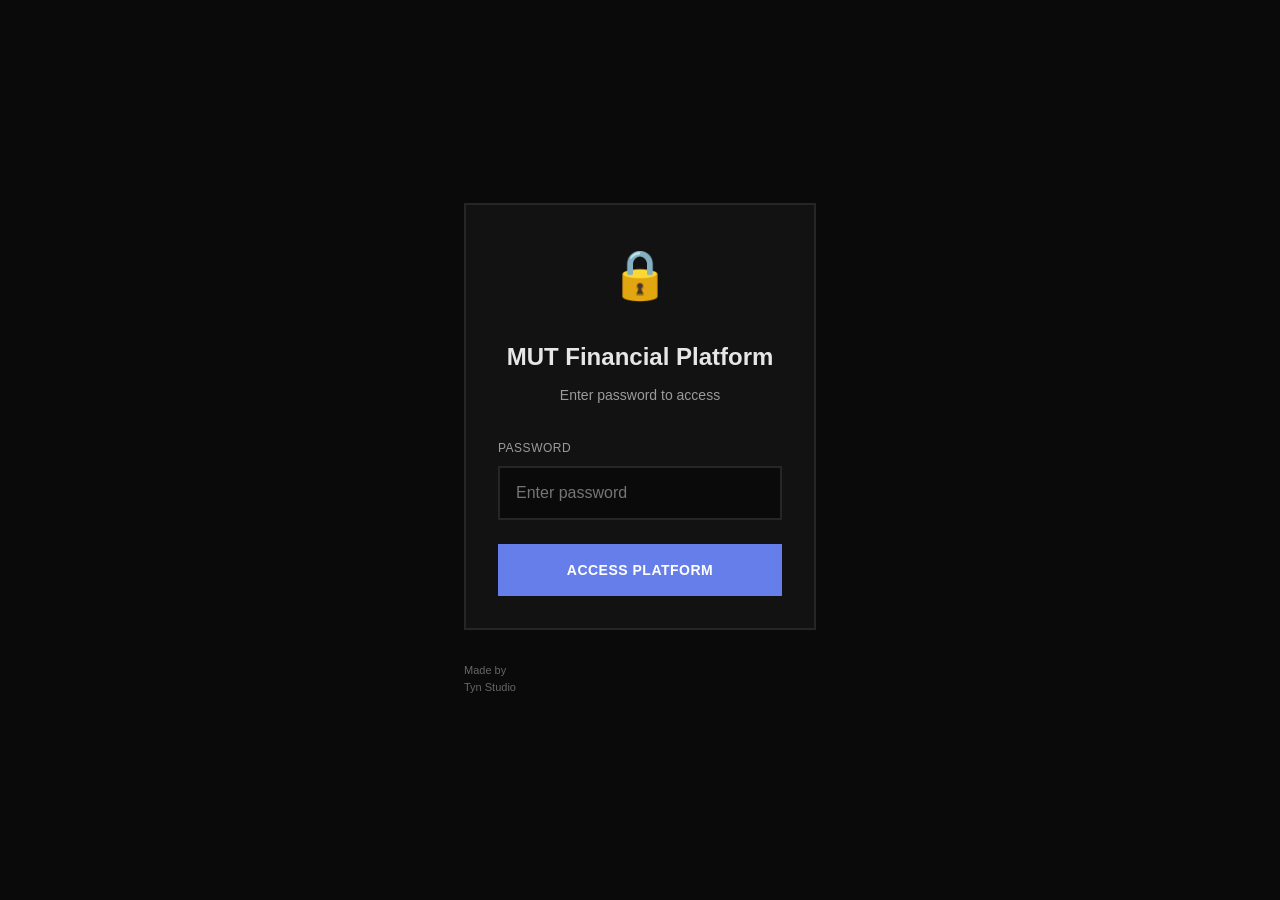
<file: personnel.html>
<!DOCTYPE html>
<html lang="en">
<head>
  <meta charset="UTF-8">
  <meta name="viewport" content="width=device-width, initial-scale=1.0">
  <title>Personnel - MUT Platform</title>
  <link rel="stylesheet" href="styles.css">
  <script>
    // Check authentication
    if (sessionStorage.getItem('mutAuth') !== 'authenticated') {
      window.location.href = 'index.html';
    }
  </script>
  <script src="https://d3js.org/d3.v7.min.js"></script>
</head>
<body>
  <div class="app-container">
    <!-- Sidebar -->
    <aside class="sidebar">
      <div class="logo-container">
        <img src="images/Mut.avif" alt="MUT Logo" class="logo">
        <span class="logo-text">MUT Platform</span>
      </div>

      <nav>
        <div class="nav-section">
          <div class="nav-section-title">Main</div>
          <a href="dashboard.html" class="nav-item">
            <span>📊</span>
            <span>Dashboard</span>
          </a>
          <a href="projects.html" class="nav-item">
            <span>🎬</span>
            <span>Projects</span>
          </a>
          <a href="clients.html" class="nav-item">
            <span>👥</span>
            <span>Clients</span>
          </a>
        </div>

        <div class="nav-section">
          <div class="nav-section-title">Financial</div>
          <a href="cash-flow.html" class="nav-item">
            <span>📈</span>
            <span>Cash Flow</span>
          </a>
          <a href="income.html" class="nav-item">
            <span>💰</span>
            <span>Income</span>
          </a>
          <a href="recurring-expenses.html" class="nav-item">
            <span>💳</span>
            <span>Expenses</span>
          </a>
          <a href="reports.html" class="nav-item">
            <span>📑</span>
            <span>Reports</span>
          </a>
        </div>

        <div class="nav-section">
          <div class="nav-section-title">Management</div>
          <a href="personnel.html" class="nav-item active">
            <span>👤</span>
            <span>Personnel</span>
          </a>
          <a href="#" class="nav-item">
            <span>🏢</span>
            <span>Area Budgets</span>
          </a>
          <a href="#" class="nav-item">
            <span>⚙️</span>
            <span>Settings</span>
          </a>
        </div>
      </nav>

      <!-- Footer Credit -->
      <div style="margin-top: auto; padding-top: var(--space-lg); border-top: 2px solid var(--border);">
        <div style="text-align: center; margin-bottom: var(--space-md);">
          <a href="home.html" style="font-size: 12px; color: var(--text-secondary); text-decoration: none; display: inline-flex; align-items: center; gap: 4px; transition: color 0.2s;">
            <span>←</span>
            <span>Back to Pitch</span>
          </a>
        </div>
        <div style="font-size: 11px; color: var(--text-tertiary); text-align: center;">
          Made by<br>
          <a href="https://tynstudio.com" target="_blank" style="color: var(--accent); text-decoration: none; font-weight: 500;">Tyn Studio</a>
        </div>
      </div>
    </aside>

    <!-- Main Content -->
    <main class="main-content">
      <!-- Header -->
      <header class="header">
        <div class="header-left">
          <h1 class="header-title">Personnel</h1>
          <div class="text-secondary" style="font-size: 14px; margin-top: 4px;">Team and freelancer management</div>
        </div>
        <div class="header-right">
          <button class="btn btn-secondary btn-small">
            <span>📅</span>
            <span>February 2026</span>
          </button>
          <button class="btn btn-primary btn-small">
            <span>+</span>
            <span>Add Personnel</span>
          </button>
        </div>
      </header>

      <!-- Content -->
      <div class="content">
        <!-- Stats Grid -->
        <div class="stats-grid" style="grid-template-columns: repeat(auto-fit, minmax(220px, 1fr));">
          <div class="stat-card">
            <div class="stat-label">
              <span>👥</span>
              <span>Total Personnel</span>
            </div>
            <div class="stat-value">47</div>
            <div class="text-secondary" style="font-size: 13px; margin-top: 8px;">
              12 full-time, 35 freelancers
            </div>
          </div>

          <div class="stat-card">
            <div class="stat-label">
              <span>💰</span>
              <span>Monthly Personnel Costs</span>
            </div>
            <div class="stat-value">$87.5K</div>
            <div class="stat-change positive">
              <span>↓ 5.2%</span>
              <span class="text-secondary">vs last month</span>
            </div>
          </div>

          <div class="stat-card">
            <div class="stat-label">
              <span>📅</span>
              <span>Active on Projects</span>
            </div>
            <div class="stat-value">28</div>
            <div class="text-secondary" style="font-size: 13px; margin-top: 8px;">
              Across 12 active projects
            </div>
          </div>

          <div class="stat-card">
            <div class="stat-label">
              <span>⏳</span>
              <span>Pending Payments</span>
            </div>
            <div class="stat-value">$34.2K</div>
            <div class="text-secondary" style="font-size: 13px; margin-top: 8px;">
              18 payments due this month
            </div>
          </div>
        </div>

        <!-- Tabs -->
        <div style="display: flex; gap: var(--space-md); border-bottom: 2px solid var(--border); margin-bottom: var(--space-xl);">
          <button class="btn btn-ghost" style="border-bottom: 2px solid var(--accent); border-radius: 0; color: var(--accent);">
            Overview
          </button>
          <button class="btn btn-ghost" style="border-radius: 0;">
            Calendar
          </button>
          <button class="btn btn-ghost" style="border-radius: 0;">
            Payments
          </button>
          <button class="btn btn-ghost" style="border-radius: 0;">
            Costs by Project
          </button>
        </div>

        <!-- Personnel Overview -->
        <div class="grid-2">
          <!-- Team Members -->
          <div class="card">
            <div class="card-header">
              <div class="card-title">Full-Time Team</div>
              <button class="btn btn-secondary btn-small">
                <span>+</span>
                <span>Add Member</span>
              </button>
            </div>
            <div class="table-container">
              <table class="table">
                <thead>
                  <tr>
                    <th>Name</th>
                    <th>Role</th>
                    <th>Salary/Month</th>
                    <th>Active Projects</th>
                    <th>Status</th>
                  </tr>
                </thead>
                <tbody>
                  <tr>
                    <td>
                      <div style="font-weight: 600;">Sarah Johnson</div>
                      <div class="text-secondary" style="font-size: 12px;">sarah@mut.mx</div>
                    </td>
                    <td>Creative Director</td>
                    <td style="font-weight: 600;">$8,500</td>
                    <td>5 projects</td>
                    <td><span class="badge badge-success">Active</span></td>
                  </tr>
                  <tr>
                    <td>
                      <div style="font-weight: 600;">Michael Chen</div>
                      <div class="text-secondary" style="font-size: 12px;">michael@mut.mx</div>
                    </td>
                    <td>Producer</td>
                    <td style="font-weight: 600;">$7,200</td>
                    <td>4 projects</td>
                    <td><span class="badge badge-success">Active</span></td>
                  </tr>
                  <tr>
                    <td>
                      <div style="font-weight: 600;">Emma Wilson</div>
                      <div class="text-secondary" style="font-size: 12px;">emma@mut.mx</div>
                    </td>
                    <td>Editor</td>
                    <td style="font-weight: 600;">$6,800</td>
                    <td>6 projects</td>
                    <td><span class="badge badge-success">Active</span></td>
                  </tr>
                  <tr>
                    <td>
                      <div style="font-weight: 600;">David Miller</div>
                      <div class="text-secondary" style="font-size: 12px;">david@mut.mx</div>
                    </td>
                    <td>Cinematographer</td>
                    <td style="font-weight: 600;">$7,500</td>
                    <td>3 projects</td>
                    <td><span class="badge badge-success">Active</span></td>
                  </tr>
                </tbody>
              </table>
            </div>
          </div>

          <!-- Cost Distribution -->
          <div class="card">
            <div class="card-header">
              <div class="card-title">Personnel Costs by Type</div>
            </div>
            <div id="costChart" style="width: 100%; height: 280px;"></div>
            <div style="margin-top: var(--space-lg);">
              <div style="display: grid; gap: var(--space-sm); font-size: 13px;">
                <div style="display: flex; justify-content: space-between; padding: var(--space-sm); background: var(--bg-tertiary); border-radius: var(--radius-sm);">
                  <div style="display: flex; align-items: center; gap: var(--space-sm);">
                    <div style="width: 12px; height: 12px; background: #667eea; border-radius: 2px;"></div>
                    <span style="color: var(--text-secondary);">Full-Time Salaries</span>
                  </div>
                  <span style="font-weight: 600; color: var(--text-primary);">$42K (48%)</span>
                </div>
                <div style="display: flex; justify-content: space-between; padding: var(--space-sm); background: var(--bg-tertiary); border-radius: var(--radius-sm);">
                  <div style="display: flex; align-items: center; gap: var(--space-sm);">
                    <div style="width: 12px; height: 12px; background: #48bb78; border-radius: 2px;"></div>
                    <span style="color: var(--text-secondary);">Freelancers</span>
                  </div>
                  <span style="font-weight: 600; color: var(--text-primary);">$32.5K (37%)</span>
                </div>
                <div style="display: flex; justify-content: space-between; padding: var(--space-sm); background: var(--bg-tertiary); border-radius: var(--radius-sm);">
                  <div style="display: flex; align-items: center; gap: var(--space-sm);">
                    <div style="width: 12px; height: 12px; background: #ed8936; border-radius: 2px;"></div>
                    <span style="color: var(--text-secondary);">Benefits & Taxes</span>
                  </div>
                  <span style="font-weight: 600; color: var(--text-primary);">$13K (15%)</span>
                </div>
              </div>
            </div>
          </div>
        </div>

        <!-- Active Freelancers -->
        <div class="card">
          <div class="card-header">
            <div class="card-title">Active Freelancers</div>
            <div style="display: flex; gap: var(--space-sm);">
              <input type="text" placeholder="Search freelancers..." class="form-input" style="width: 200px;">
              <button class="btn btn-secondary btn-small">
                <span>🔽</span>
                <span>Filter</span>
              </button>
              <button class="btn btn-secondary btn-small">
                <span>+</span>
                <span>Add Freelancer</span>
              </button>
            </div>
          </div>
          <div class="table-container">
            <table class="table">
              <thead>
                <tr>
                  <th>Name</th>
                  <th>Specialty</th>
                  <th>Current Projects</th>
                  <th>Rate</th>
                  <th>Days This Month</th>
                  <th>Cost This Month</th>
                  <th>Next Payment</th>
                  <th>Status</th>
                  <th>Actions</th>
                </tr>
              </thead>
              <tbody>
                <tr>
                  <td>
                    <div style="font-weight: 600;">Carlos Rodriguez</div>
                    <div class="text-secondary" style="font-size: 12px;">carlos@email.com</div>
                  </td>
                  <td>Director of Photography</td>
                  <td>
                    <div>Spring Campaign 2026</div>
                    <div class="text-secondary" style="font-size: 12px;">Nike</div>
                  </td>
                  <td style="font-weight: 600;">$1,200/day</td>
                  <td>8 days</td>
                  <td style="font-weight: 600; color: var(--success);">$9,600</td>
                  <td>
                    <div>Feb 28</div>
                    <div class="text-secondary" style="font-size: 12px;">$4,800</div>
                  </td>
                  <td><span class="badge badge-success">Active</span></td>
                  <td>
                    <button class="btn btn-ghost btn-small">View</button>
                  </td>
                </tr>
                <tr>
                  <td>
                    <div style="font-weight: 600;">Lisa Anderson</div>
                    <div class="text-secondary" style="font-size: 12px;">lisa@email.com</div>
                  </td>
                  <td>Motion Graphics</td>
                  <td>
                    <div>iPhone 18 Commercial</div>
                    <div class="text-secondary" style="font-size: 12px;">Apple</div>
                  </td>
                  <td style="font-weight: 600;">$850/day</td>
                  <td>12 days</td>
                  <td style="font-weight: 600; color: var(--success);">$10,200</td>
                  <td>
                    <div>Mar 5</div>
                    <div class="text-secondary" style="font-size: 12px;">$5,100</div>
                  </td>
                  <td><span class="badge badge-success">Active</span></td>
                  <td>
                    <button class="btn btn-ghost btn-small">View</button>
                  </td>
                </tr>
                <tr>
                  <td>
                    <div style="font-weight: 600;">James Taylor</div>
                    <div class="text-secondary" style="font-size: 12px;">james@email.com</div>
                  </td>
                  <td>Sound Designer</td>
                  <td>
                    <div>Product Launch Video</div>
                    <div class="text-secondary" style="font-size: 12px;">Coca-Cola</div>
                  </td>
                  <td style="font-weight: 600;">$650/day</td>
                  <td>6 days</td>
                  <td style="font-weight: 600; color: var(--success);">$3,900</td>
                  <td>
                    <div>Feb 26</div>
                    <div class="text-secondary" style="font-size: 12px;">$3,900</div>
                  </td>
                  <td><span class="badge badge-warning">Payment Due</span></td>
                  <td>
                    <button class="btn btn-ghost btn-small">View</button>
                  </td>
                </tr>
                <tr>
                  <td>
                    <div style="font-weight: 600;">Maria Garcia</div>
                    <div class="text-secondary" style="font-size: 12px;">maria@email.com</div>
                  </td>
                  <td>Color Grading</td>
                  <td>
                    <div>Multiple Projects</div>
                    <div class="text-secondary" style="font-size: 12px;">Nike, Samsung</div>
                  </td>
                  <td style="font-weight: 600;">$750/day</td>
                  <td>10 days</td>
                  <td style="font-weight: 600; color: var(--success);">$7,500</td>
                  <td>
                    <div>Mar 1</div>
                    <div class="text-secondary" style="font-size: 12px;">$3,750</div>
                  </td>
                  <td><span class="badge badge-success">Active</span></td>
                  <td>
                    <button class="btn btn-ghost btn-small">View</button>
                  </td>
                </tr>
              </tbody>
            </table>
          </div>
        </div>

        <!-- Calendar View -->
        <div class="card">
          <div class="card-header">
            <div class="card-title">Personnel Calendar - February 2026</div>
            <div style="display: flex; gap: var(--space-sm);">
              <button class="btn btn-ghost btn-small">◄ January</button>
              <button class="btn btn-secondary btn-small">Today</button>
              <button class="btn btn-ghost btn-small">March ►</button>
            </div>
          </div>

          <!-- Calendar Grid -->
          <div style="padding: var(--space-lg);">
            <!-- Days Header -->
            <div style="display: grid; grid-template-columns: repeat(7, 1fr); gap: 2px; margin-bottom: var(--space-md); text-align: center; font-weight: 600; color: var(--text-secondary); font-size: 13px;">
              <div>Mon</div>
              <div>Tue</div>
              <div>Wed</div>
              <div>Thu</div>
              <div>Fri</div>
              <div>Sat</div>
              <div>Sun</div>
            </div>

            <!-- Calendar Days -->
            <div style="display: grid; grid-template-columns: repeat(7, 1fr); gap: 2px;">
              <!-- Week 1 -->
              <div style="min-height: 80px; padding: var(--space-sm); border: 1px solid var(--border); border-radius: var(--radius-sm); background: var(--bg-tertiary);">
                <div style="font-size: 12px; color: var(--text-tertiary); margin-bottom: 4px;">27</div>
              </div>
              <div style="min-height: 80px; padding: var(--space-sm); border: 1px solid var(--border); border-radius: var(--radius-sm); background: var(--bg-tertiary);">
                <div style="font-size: 12px; color: var(--text-tertiary); margin-bottom: 4px;">28</div>
              </div>
              <div style="min-height: 80px; padding: var(--space-sm); border: 1px solid var(--border); border-radius: var(--radius-sm); background: var(--bg-tertiary);">
                <div style="font-size: 12px; color: var(--text-tertiary); margin-bottom: 4px;">29</div>
              </div>
              <div style="min-height: 80px; padding: var(--space-sm); border: 1px solid var(--border); border-radius: var(--radius-sm); background: var(--bg-tertiary);">
                <div style="font-size: 12px; color: var(--text-tertiary); margin-bottom: 4px;">30</div>
              </div>
              <div style="min-height: 80px; padding: var(--space-sm); border: 1px solid var(--border); border-radius: var(--radius-sm); background: var(--bg-tertiary);">
                <div style="font-size: 12px; color: var(--text-tertiary); margin-bottom: 4px;">31</div>
              </div>
              <div style="min-height: 80px; padding: var(--space-sm); border: 1px solid var(--border); border-radius: var(--radius-sm); background: var(--bg-tertiary);">
                <div style="font-size: 12px; color: var(--text-tertiary); margin-bottom: 4px;">1</div>
              </div>
              <div style="min-height: 80px; padding: var(--space-sm); border: 1px solid var(--border); border-radius: var(--radius-sm); background: var(--bg-tertiary);">
                <div style="font-size: 12px; color: var(--text-tertiary); margin-bottom: 4px;">2</div>
              </div>

              <!-- Week 2 with activities -->
              <div style="min-height: 80px; padding: var(--space-sm); border: 1px solid var(--border); border-radius: var(--radius-sm);">
                <div style="font-size: 12px; color: var(--text-secondary); margin-bottom: 4px; font-weight: 600;">3</div>
                <div style="font-size: 10px; padding: 2px 4px; background: var(--accent); border-radius: 2px; margin-bottom: 2px; white-space: nowrap; overflow: hidden; text-overflow: ellipsis;">Carlos R.</div>
              </div>
              <div style="min-height: 80px; padding: var(--space-sm); border: 1px solid var(--border); border-radius: var(--radius-sm);">
                <div style="font-size: 12px; color: var(--text-secondary); margin-bottom: 4px; font-weight: 600;">4</div>
                <div style="font-size: 10px; padding: 2px 4px; background: var(--accent); border-radius: 2px; margin-bottom: 2px; white-space: nowrap; overflow: hidden; text-overflow: ellipsis;">Carlos R.</div>
                <div style="font-size: 10px; padding: 2px 4px; background: var(--success); border-radius: 2px; white-space: nowrap; overflow: hidden; text-overflow: ellipsis;">Lisa A.</div>
              </div>
              <div style="min-height: 80px; padding: var(--space-sm); border: 1px solid var(--border); border-radius: var(--radius-sm);">
                <div style="font-size: 12px; color: var(--text-secondary); margin-bottom: 4px; font-weight: 600;">5</div>
                <div style="font-size: 10px; padding: 2px 4px; background: var(--success); border-radius: 2px; white-space: nowrap; overflow: hidden; text-overflow: ellipsis;">Lisa A.</div>
              </div>
              <div style="min-height: 80px; padding: var(--space-sm); border: 1px solid var(--border); border-radius: var(--radius-sm);">
                <div style="font-size: 12px; color: var(--text-secondary); margin-bottom: 4px; font-weight: 600;">6</div>
                <div style="font-size: 10px; padding: 2px 4px; background: var(--success); border-radius: 2px; margin-bottom: 2px; white-space: nowrap; overflow: hidden; text-overflow: ellipsis;">Lisa A.</div>
                <div style="font-size: 10px; padding: 2px 4px; background: var(--warning); border-radius: 2px; white-space: nowrap; overflow: hidden; text-overflow: ellipsis;">James T.</div>
              </div>
              <div style="min-height: 80px; padding: var(--space-sm); border: 1px solid var(--border); border-radius: var(--radius-sm);">
                <div style="font-size: 12px; color: var(--text-secondary); margin-bottom: 4px; font-weight: 600;">7</div>
                <div style="font-size: 10px; padding: 2px 4px; background: var(--warning); border-radius: 2px; white-space: nowrap; overflow: hidden; text-overflow: ellipsis;">James T.</div>
              </div>
              <div style="min-height: 80px; padding: var(--space-sm); border: 1px solid var(--border); border-radius: var(--radius-sm); background: var(--bg-tertiary);">
                <div style="font-size: 12px; color: var(--text-secondary); margin-bottom: 4px;">8</div>
              </div>
              <div style="min-height: 80px; padding: var(--space-sm); border: 1px solid var(--border); border-radius: var(--radius-sm); background: var(--bg-tertiary);">
                <div style="font-size: 12px; color: var(--text-secondary); margin-bottom: 4px;">9</div>
              </div>

              <!-- Abbreviated remaining weeks -->
              <div style="grid-column: span 7; padding: var(--space-lg); text-align: center; color: var(--text-tertiary); font-size: 13px; border: 1px dashed var(--border); border-radius: var(--radius-sm);">
                ... Calendar continues with full month view ...
              </div>
            </div>
          </div>
        </div>

        <!-- Upcoming Payments -->
        <div class="card">
          <div class="card-header">
            <div class="card-title">Upcoming Payments (Next 30 Days)</div>
            <button class="btn btn-secondary btn-small">
              <span>📊</span>
              <span>Payment Schedule</span>
            </button>
          </div>
          <div class="table-container">
            <table class="table">
              <thead>
                <tr>
                  <th>Due Date</th>
                  <th>Personnel</th>
                  <th>Type</th>
                  <th>Project</th>
                  <th>Period/Days</th>
                  <th>Amount</th>
                  <th>Status</th>
                  <th>Actions</th>
                </tr>
              </thead>
              <tbody>
                <tr style="background: var(--danger-light);">
                  <td>
                    <div style="font-weight: 600; color: var(--danger);">Feb 26, 2026</div>
                    <div class="text-secondary" style="font-size: 12px;">Due in 3 days</div>
                  </td>
                  <td style="font-weight: 600;">James Taylor</td>
                  <td><span class="badge badge-accent">Freelancer</span></td>
                  <td>Product Launch Video</td>
                  <td>6 days</td>
                  <td style="font-weight: 600; color: var(--danger);">$3,900</td>
                  <td><span class="badge badge-warning">Pending</span></td>
                  <td>
                    <button class="btn btn-primary btn-small">Pay Now</button>
                  </td>
                </tr>
                <tr>
                  <td>
                    <div style="font-weight: 600;">Feb 28, 2026</div>
                    <div class="text-secondary" style="font-size: 12px;">Due in 5 days</div>
                  </td>
                  <td style="font-weight: 600;">Carlos Rodriguez</td>
                  <td><span class="badge badge-accent">Freelancer</span></td>
                  <td>Spring Campaign 2026</td>
                  <td>4 days (1st payment)</td>
                  <td style="font-weight: 600;">$4,800</td>
                  <td><span class="badge badge-warning">Pending</span></td>
                  <td>
                    <button class="btn btn-ghost btn-small">Schedule</button>
                  </td>
                </tr>
                <tr>
                  <td>
                    <div style="font-weight: 600;">Feb 28, 2026</div>
                    <div class="text-secondary" style="font-size: 12px;">Due in 5 days</div>
                  </td>
                  <td style="font-weight: 600;">All Full-Time Staff</td>
                  <td><span class="badge badge-success">Salary</span></td>
                  <td>-</td>
                  <td>February 2026</td>
                  <td style="font-weight: 600;">$42,000</td>
                  <td><span class="badge badge-success">Scheduled</span></td>
                  <td>
                    <button class="btn btn-ghost btn-small">View</button>
                  </td>
                </tr>
                <tr>
                  <td>
                    <div style="font-weight: 600;">Mar 1, 2026</div>
                    <div class="text-secondary" style="font-size: 12px;">Due in 6 days</div>
                  </td>
                  <td style="font-weight: 600;">Maria Garcia</td>
                  <td><span class="badge badge-accent">Freelancer</span></td>
                  <td>Multiple Projects</td>
                  <td>5 days (1st payment)</td>
                  <td style="font-weight: 600;">$3,750</td>
                  <td><span class="badge badge-warning">Pending</span></td>
                  <td>
                    <button class="btn btn-ghost btn-small">Schedule</button>
                  </td>
                </tr>
                <tr>
                  <td>
                    <div style="font-weight: 600;">Mar 5, 2026</div>
                    <div class="text-secondary" style="font-size: 12px;">Due in 10 days</div>
                  </td>
                  <td style="font-weight: 600;">Lisa Anderson</td>
                  <td><span class="badge badge-accent">Freelancer</span></td>
                  <td>iPhone 18 Commercial</td>
                  <td>6 days (1st payment)</td>
                  <td style="font-weight: 600;">$5,100</td>
                  <td><span class="badge badge-warning">Pending</span></td>
                  <td>
                    <button class="btn btn-ghost btn-small">Schedule</button>
                  </td>
                </tr>
              </tbody>
            </table>
          </div>
        </div>

        <!-- Costs by Project -->
        <div class="card">
          <div class="card-header">
            <div class="card-title">Personnel Costs by Project</div>
            <button class="btn btn-secondary btn-small">
              <span>📊</span>
              <span>Export Report</span>
            </button>
          </div>
          <div class="table-container">
            <table class="table">
              <thead>
                <tr>
                  <th>Project</th>
                  <th>Client</th>
                  <th>Full-Time Allocation</th>
                  <th>Freelancers</th>
                  <th>Total Personnel Cost</th>
                  <th>% of Project Budget</th>
                  <th>Status</th>
                </tr>
              </thead>
              <tbody>
                <tr>
                  <td style="font-weight: 600;">Spring Campaign 2026</td>
                  <td>Nike</td>
                  <td>$18,400 (3 members)</td>
                  <td>$24,600 (2 freelancers)</td>
                  <td style="font-weight: 600;">$43,000</td>
                  <td>51% of $85K</td>
                  <td><span class="badge badge-accent">In Progress</span></td>
                </tr>
                <tr>
                  <td style="font-weight: 600;">Product Launch Video</td>
                  <td>Coca-Cola</td>
                  <td>$12,200 (2 members)</td>
                  <td>$8,900 (3 freelancers)</td>
                  <td style="font-weight: 600;">$21,100</td>
                  <td>44% of $48K</td>
                  <td><span class="badge badge-accent">In Progress</span></td>
                </tr>
                <tr>
                  <td style="font-weight: 600;">iPhone 18 Commercial</td>
                  <td>Apple</td>
                  <td>$22,800 (4 members)</td>
                  <td>$38,200 (4 freelancers)</td>
                  <td style="font-weight: 600;">$61,000</td>
                  <td>64% of $95K</td>
                  <td><span class="badge badge-accent">In Progress</span></td>
                </tr>
                <tr>
                  <td style="font-weight: 600;">Social Media Package</td>
                  <td>Samsung</td>
                  <td>$5,400 (2 members)</td>
                  <td>$3,200 (1 freelancer)</td>
                  <td style="font-weight: 600;">$8,600</td>
                  <td>48% of $18K</td>
                  <td><span class="badge badge-success">Completed</span></td>
                </tr>
              </tbody>
            </table>
          </div>
        </div>
      </div>
    </main>
  </div>

  <script>
    // Personnel Cost Distribution Chart
    (function() {
      const data = [
        { type: 'Salaries', value: 42000, color: '#667eea' },
        { type: 'Freelancers', value: 32500, color: '#48bb78' },
        { type: 'Benefits', value: 13000, color: '#ed8936' }
      ];

      const width = 300;
      const height = 280;
      const radius = Math.min(width, height) / 2;

      const svg = d3.select('#costChart')
        .append('svg')
        .attr('width', '100%')
        .attr('height', height)
        .attr('viewBox', `0 0 ${width} ${height}`)
        .append('g')
        .attr('transform', `translate(${width/2}, ${height/2})`);

      const pie = d3.pie()
        .value(d => d.value)
        .sort(null);

      const arc = d3.arc()
        .innerRadius(radius * 0.6)
        .outerRadius(radius * 0.85);

      const arcs = svg.selectAll('.arc')
        .data(pie(data))
        .enter()
        .append('g')
        .attr('class', 'arc');

      arcs.append('path')
        .attr('d', arc)
        .attr('fill', d => d.data.color)
        .attr('stroke', '#1a1a1a')
        .attr('stroke-width', 2)
        .style('opacity', 0.9)
        .on('mouseenter', function(event, d) {
          d3.select(this)
            .transition().duration(200)
            .style('opacity', 1);
        })
        .on('mouseleave', function() {
          d3.select(this)
            .transition().duration(200)
            .style('opacity', 0.9);
        });

      // Center text
      const total = data.reduce((sum, d) => sum + d.value, 0);
      svg.append('text')
        .attr('text-anchor', 'middle')
        .attr('dy', '-0.3em')
        .style('font-size', '28px')
        .style('font-weight', '300')
        .style('fill', '#e6e6e6')
        .text('$' + (total / 1000).toFixed(1) + 'K');

      svg.append('text')
        .attr('text-anchor', 'middle')
        .attr('dy', '1.2em')
        .style('font-size', '13px')
        .style('fill', '#9b9b9b')
        .text('Total Costs');
    })();
  </script>
</body>
</html>
</file>
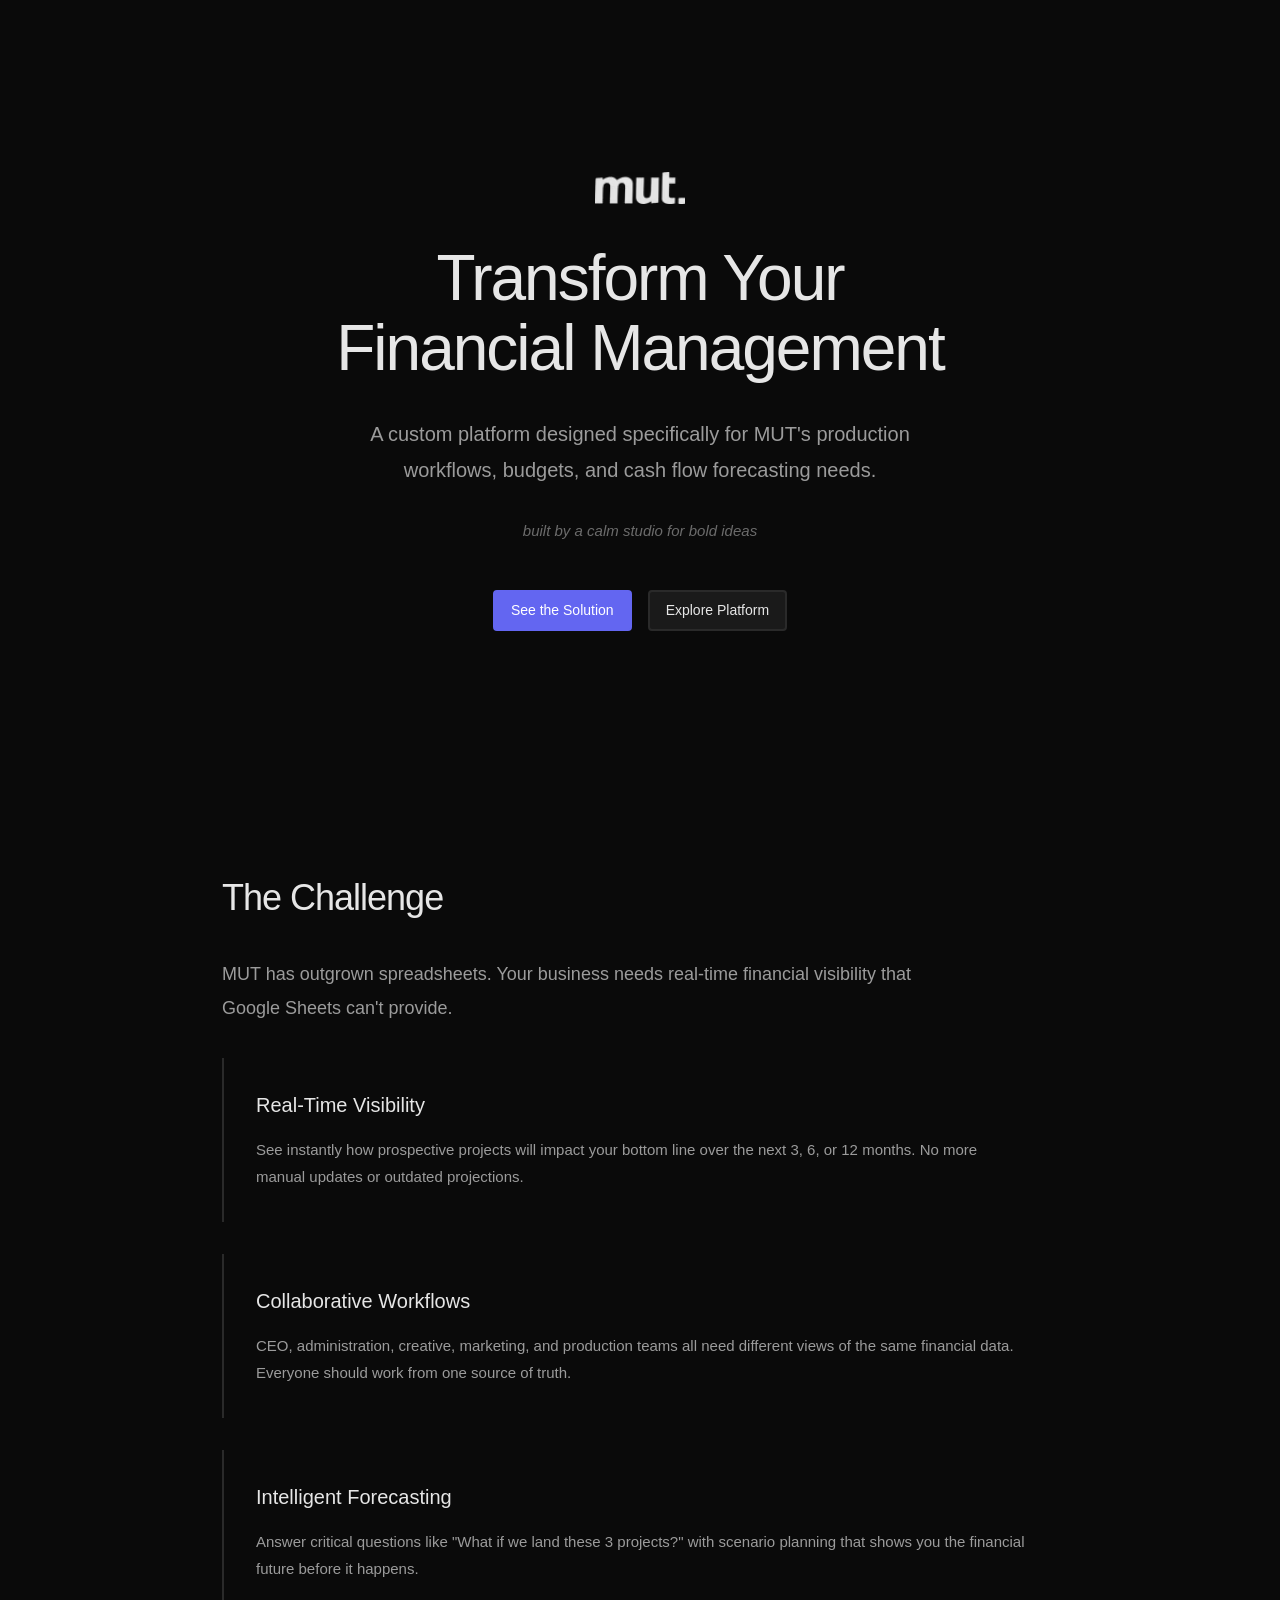
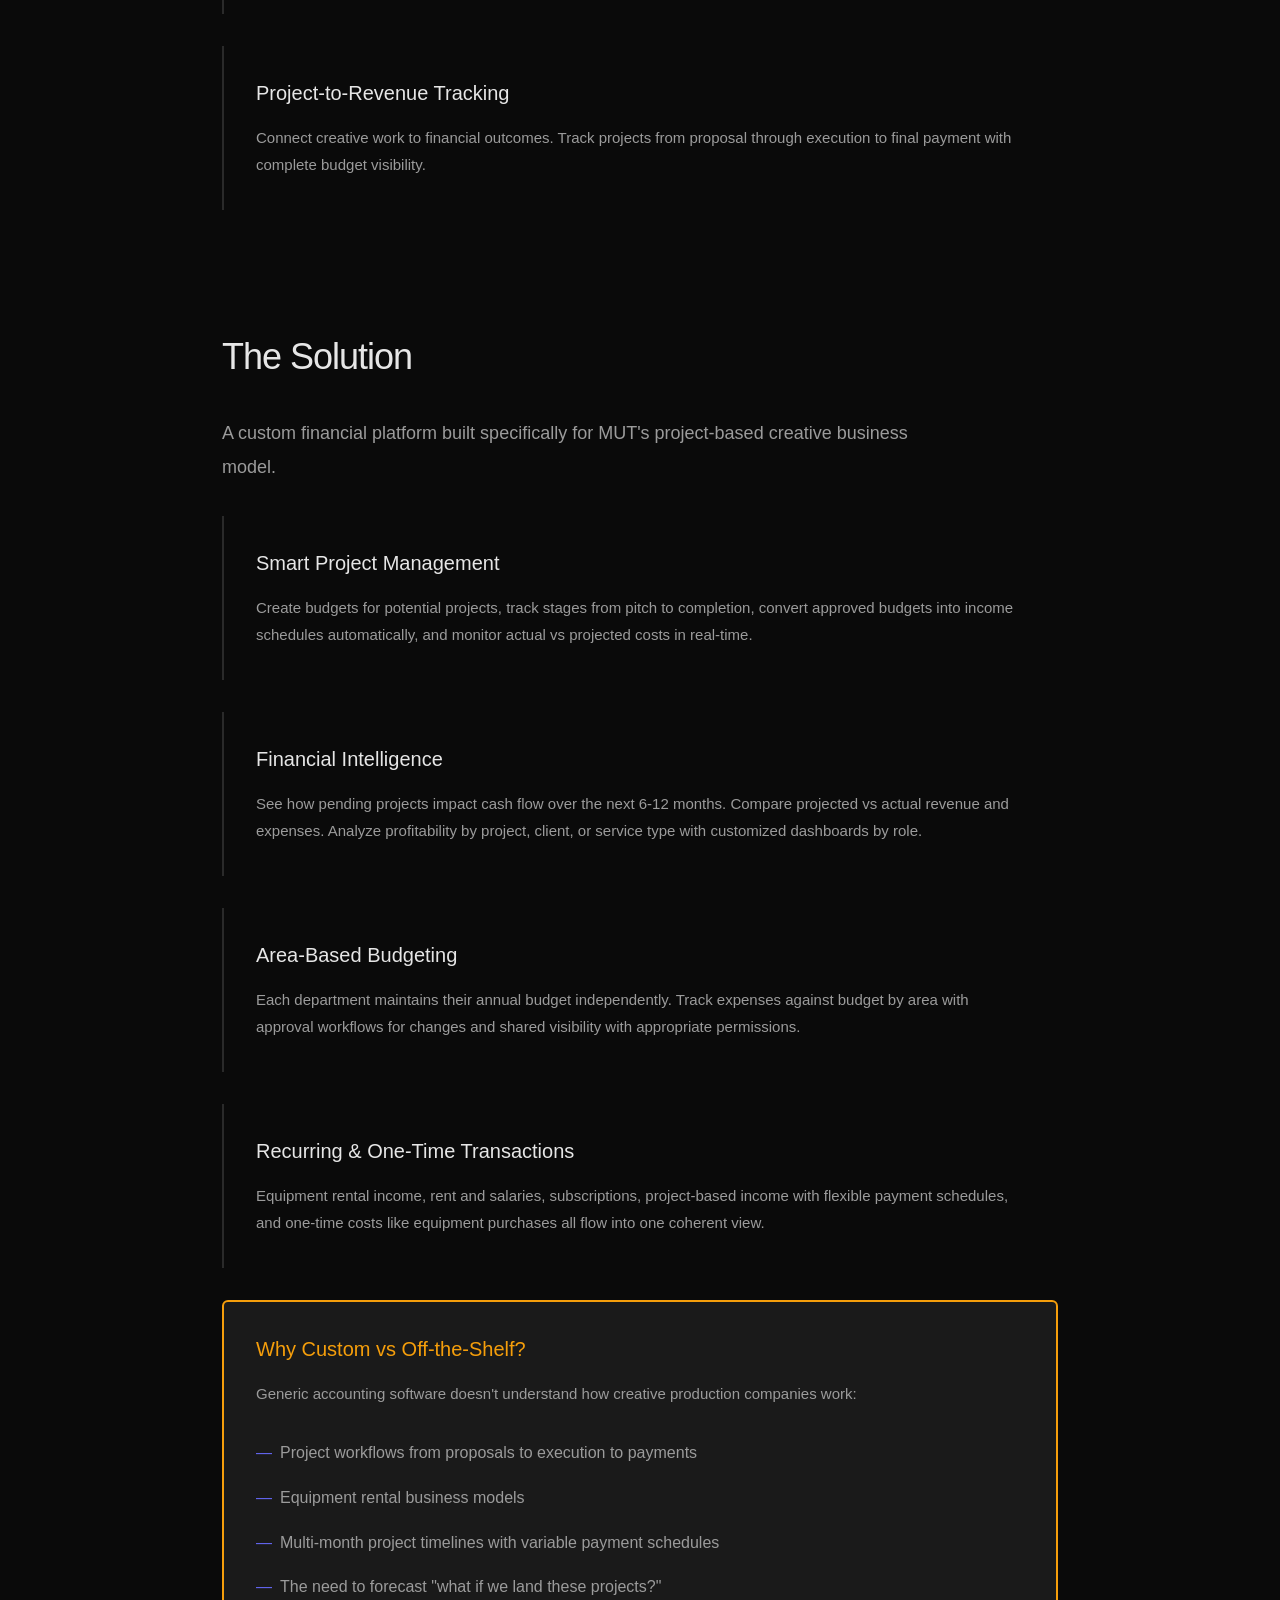
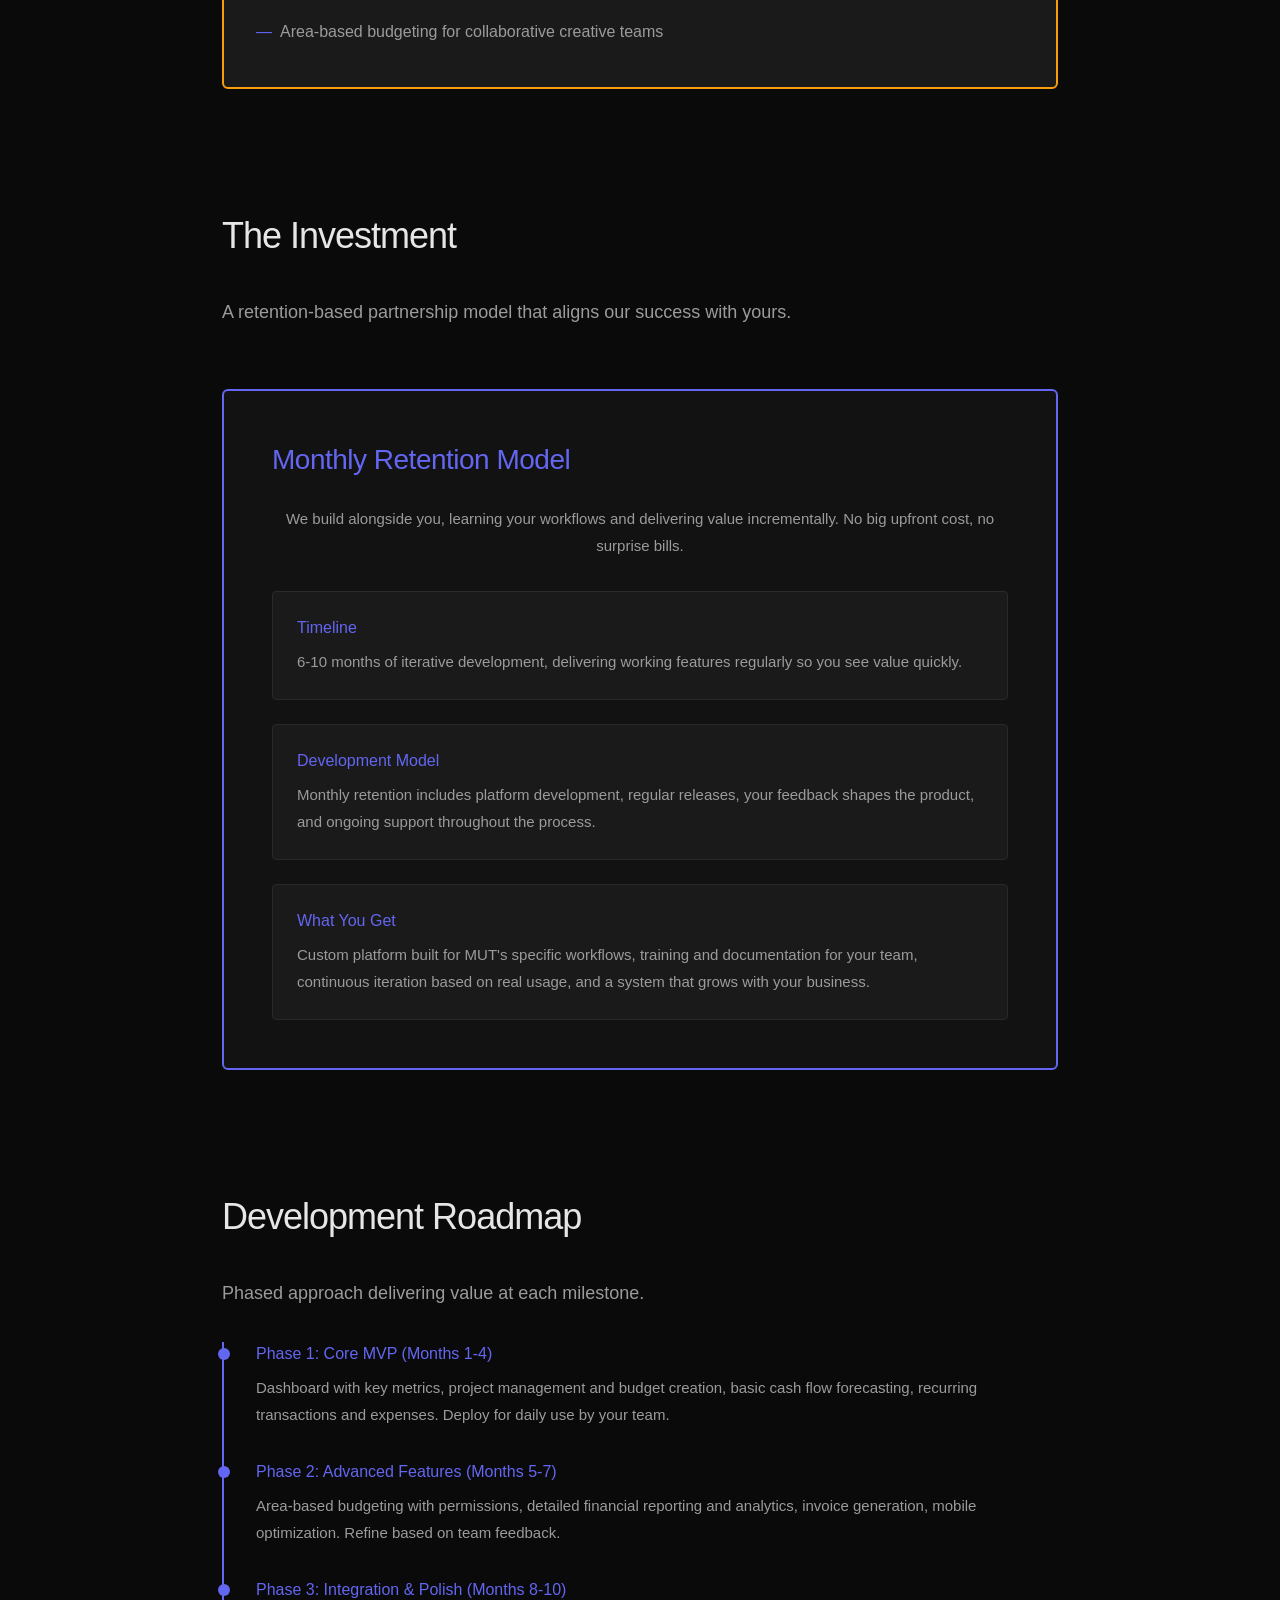
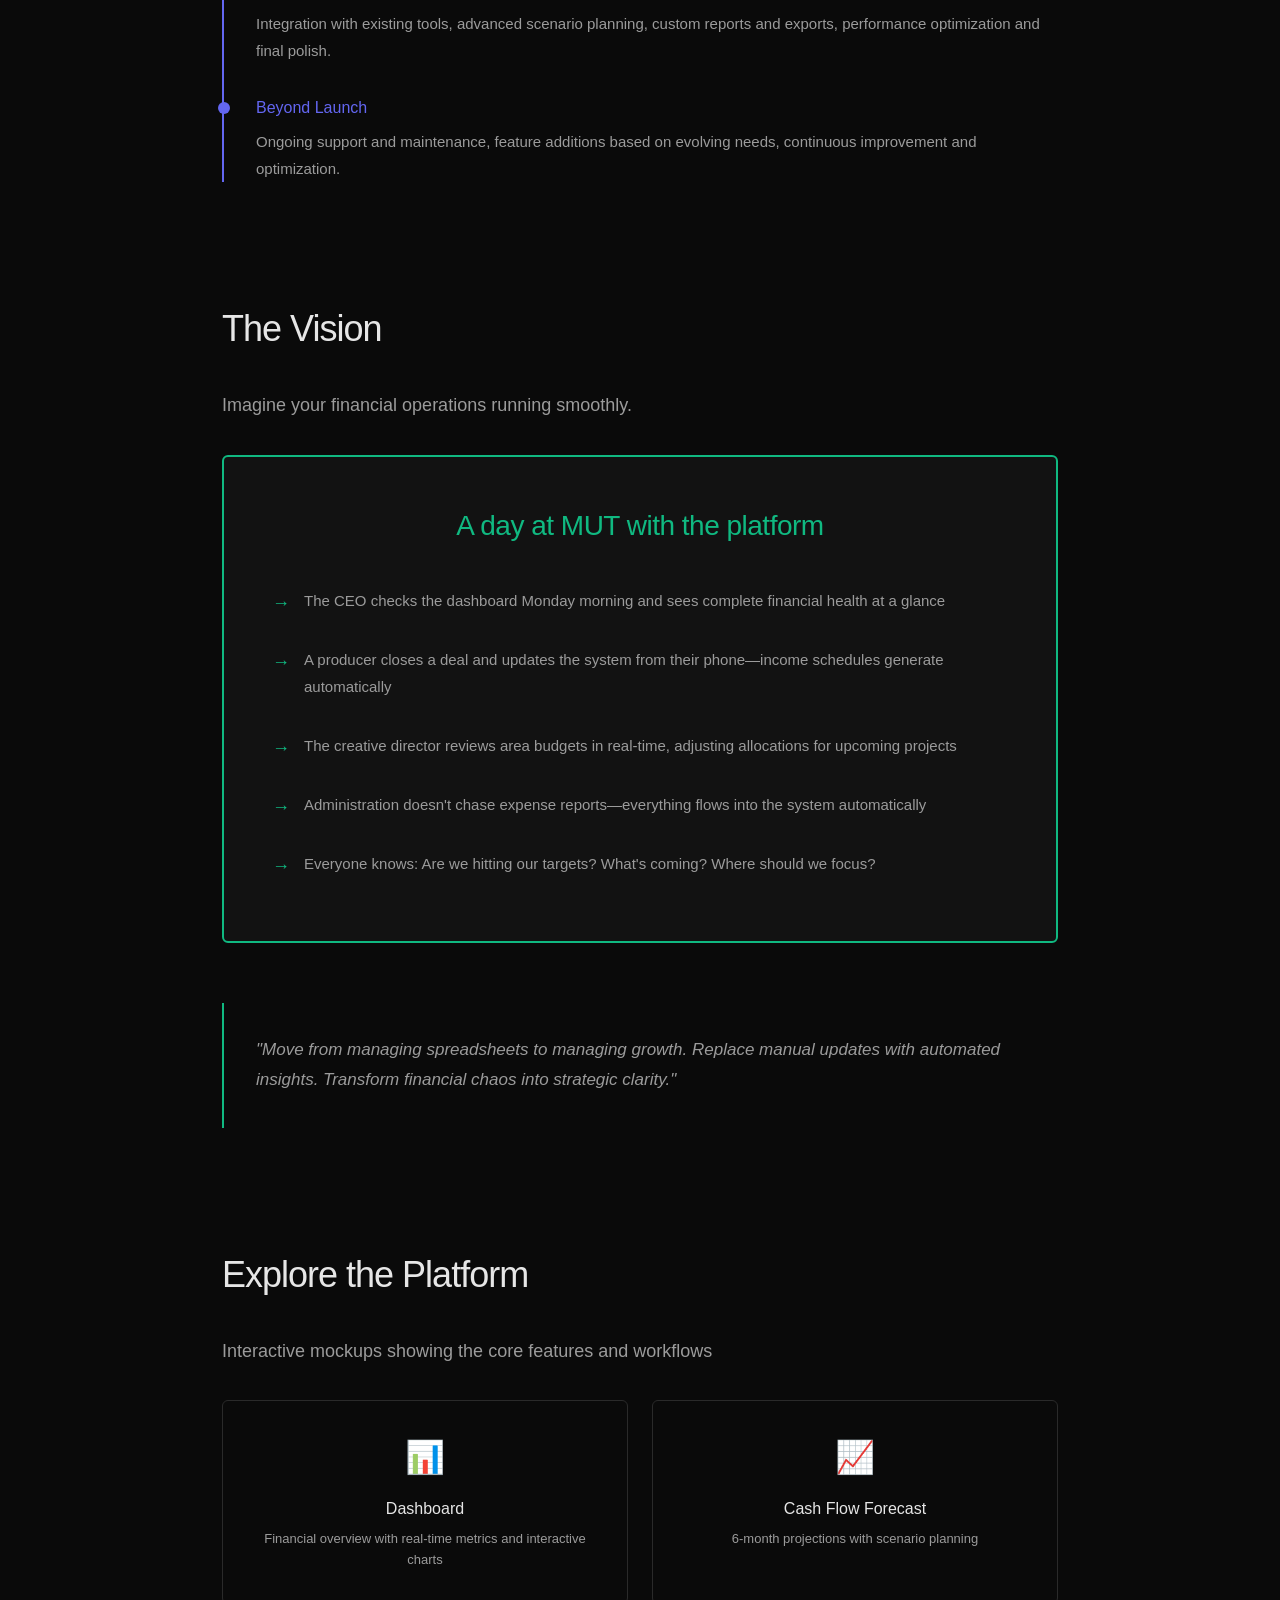
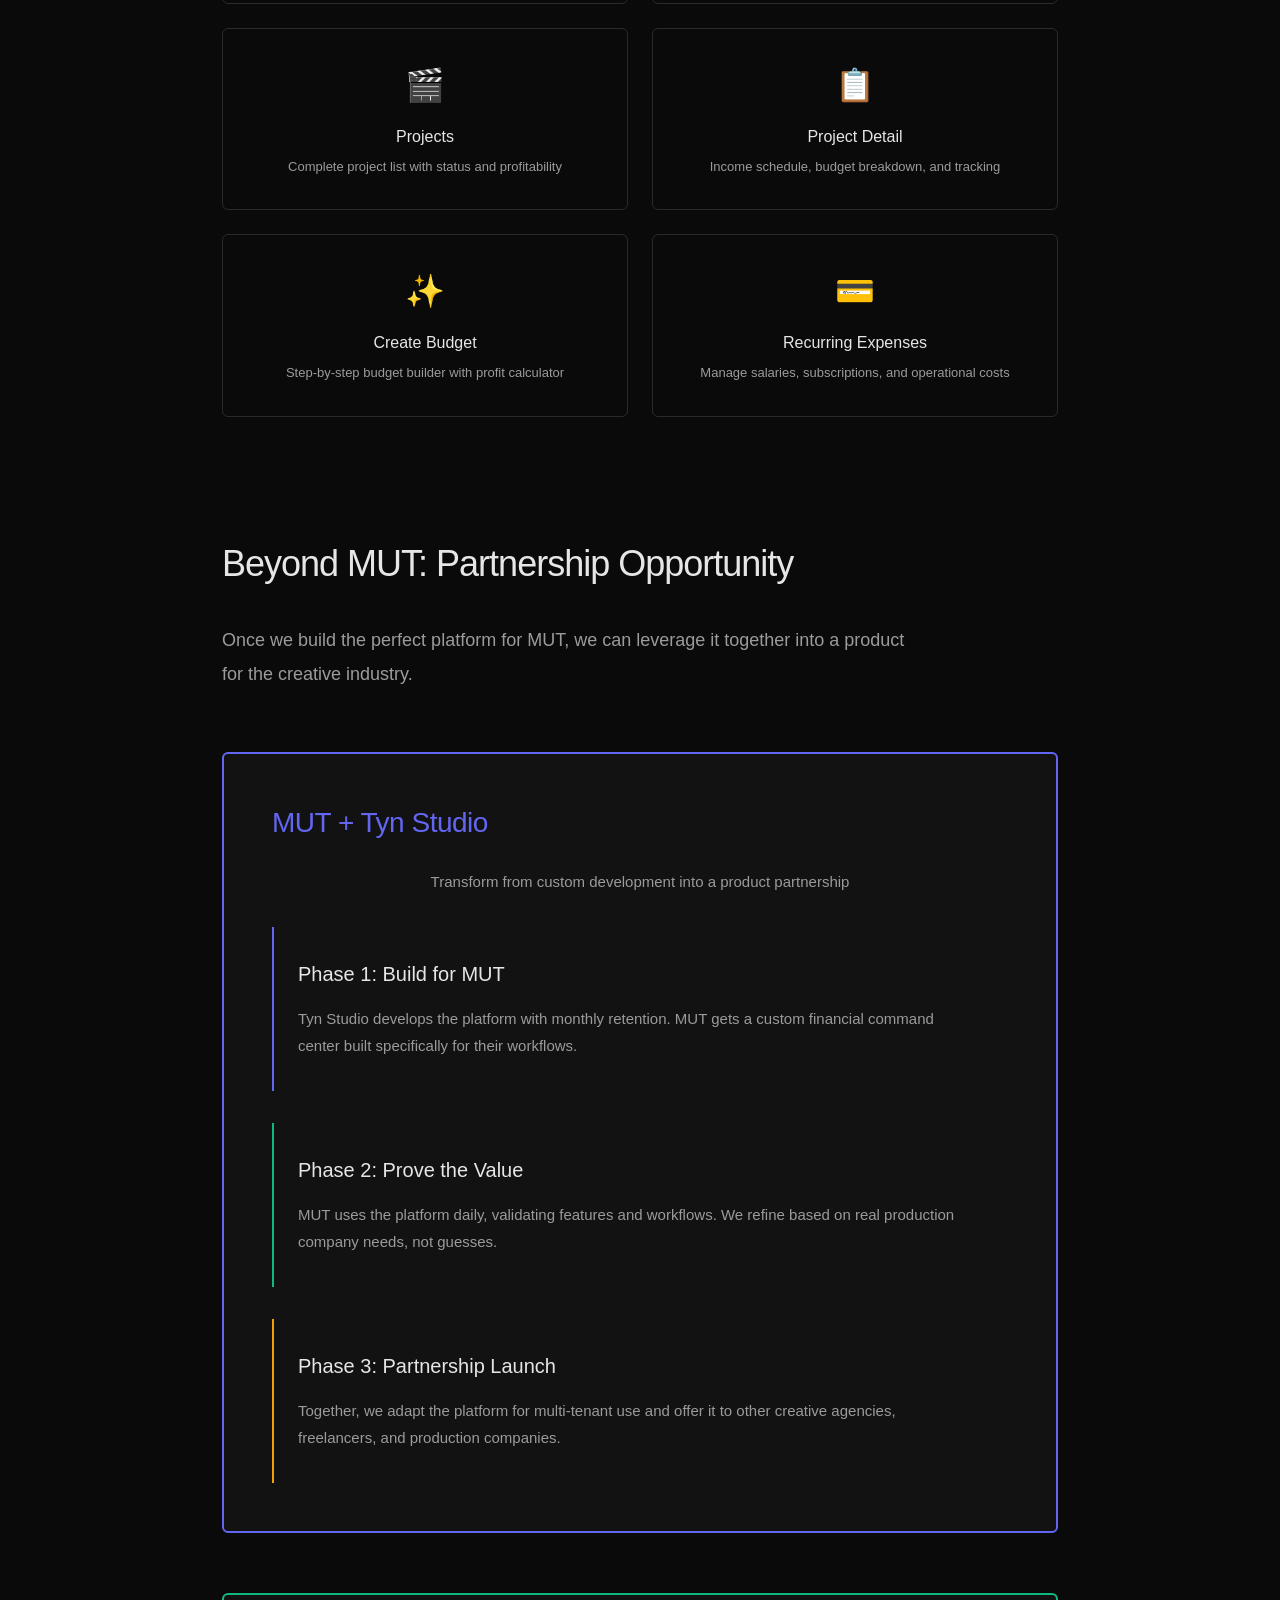
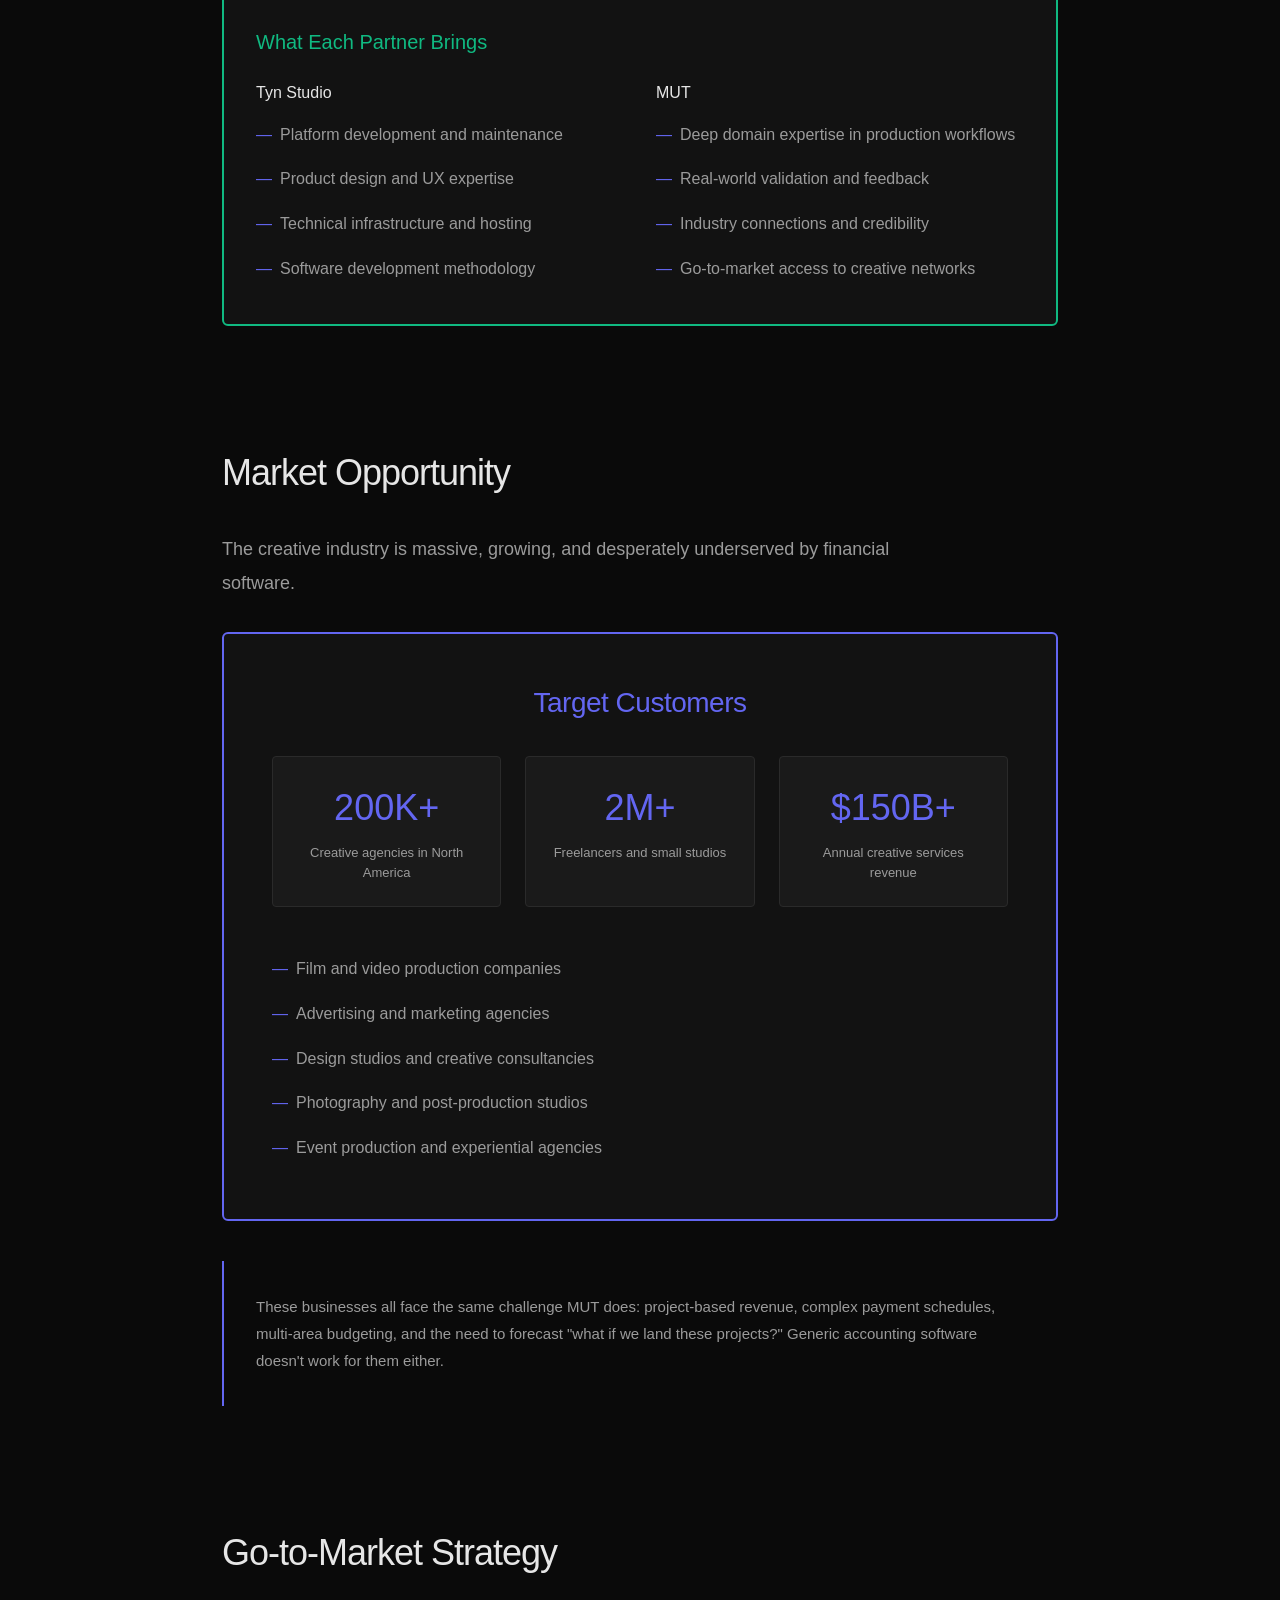
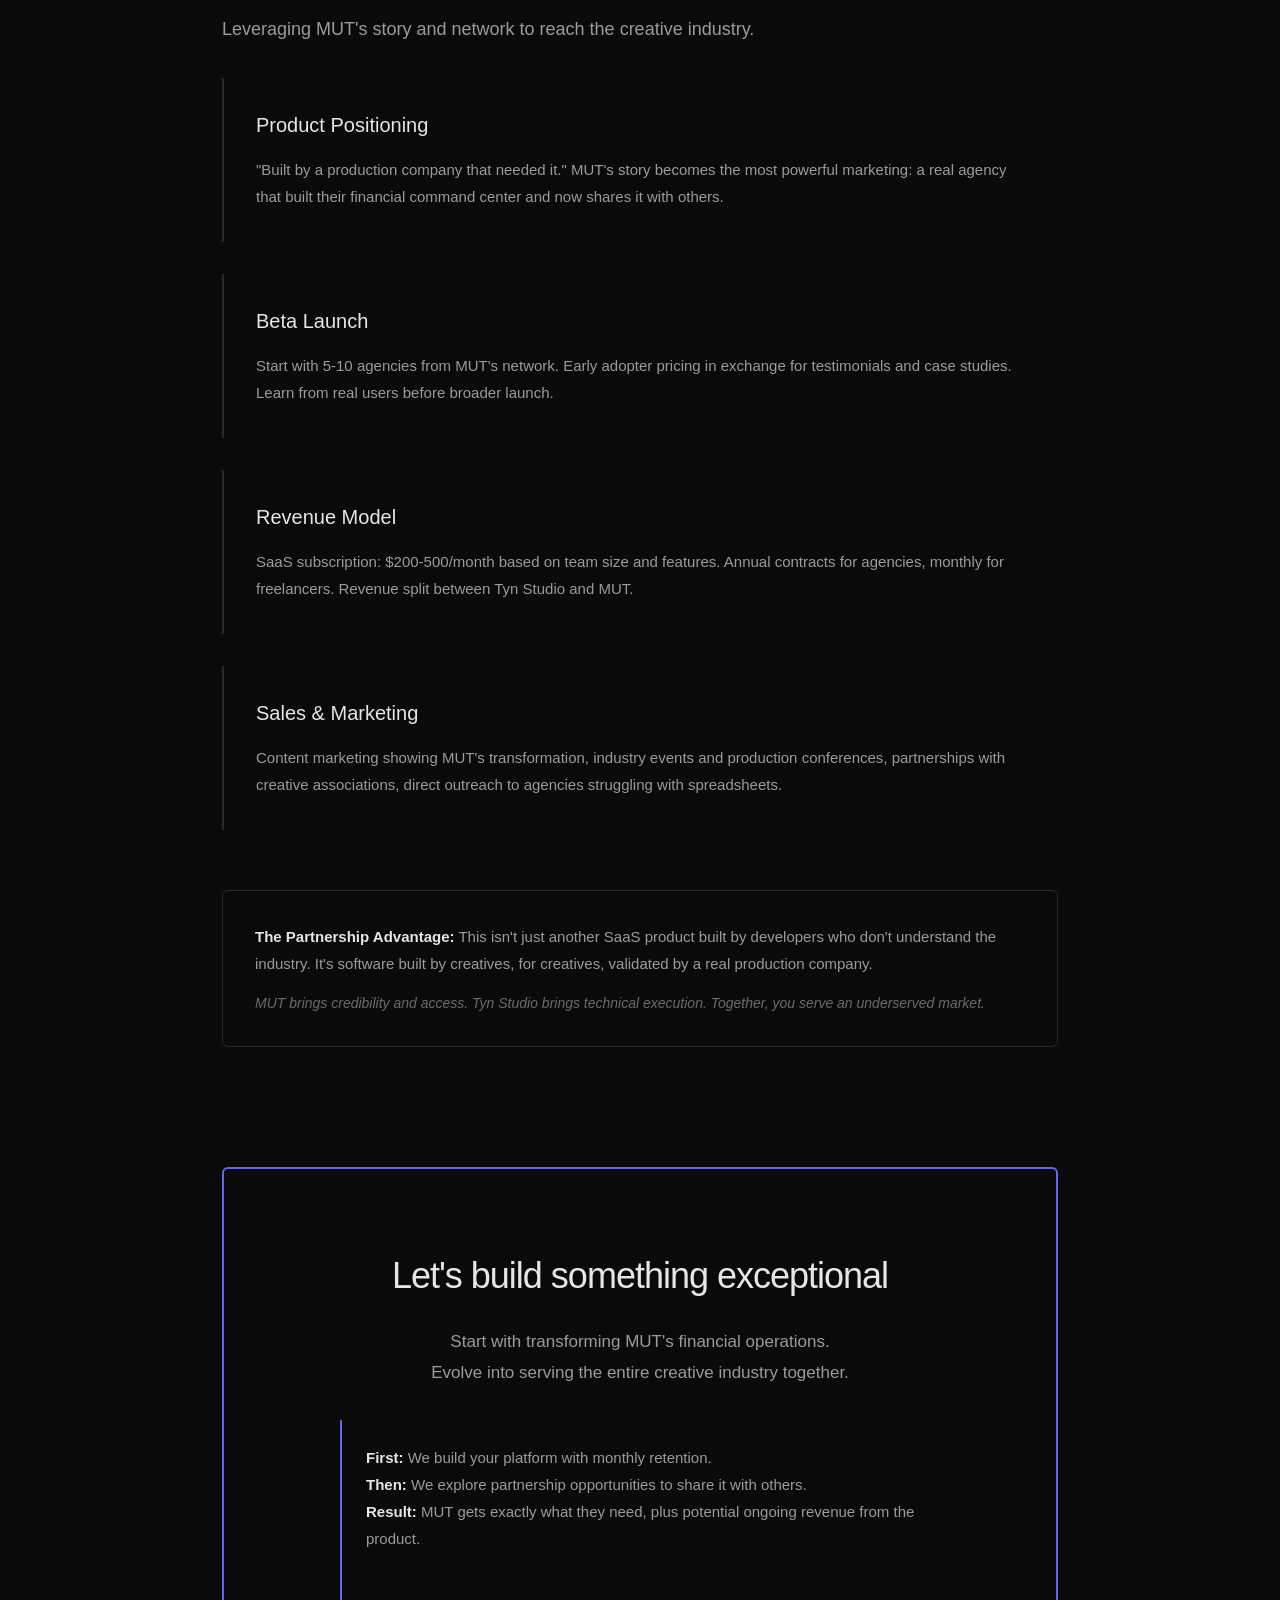
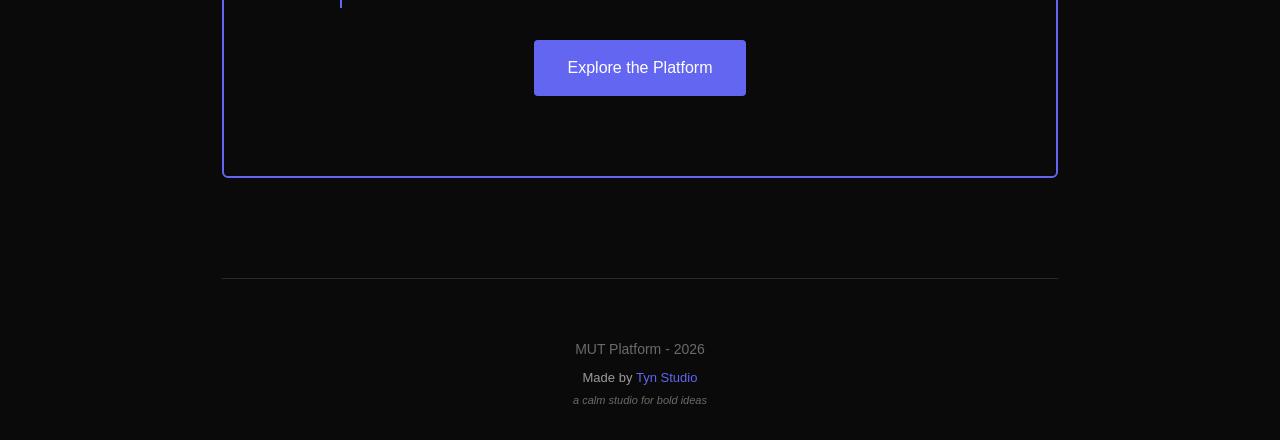
<file: pitch.html>
<!DOCTYPE html>
<html lang="en">
<head>
  <meta charset="UTF-8">
  <meta name="viewport" content="width=device-width, initial-scale=1.0">
  <title>MUT Financial Platform - Pitch</title>
  <link rel="stylesheet" href="styles.css">
  <style>
    .pitch-container {
      max-width: 900px;
      margin: 0 auto;
      padding: var(--space-xl);
    }

    .pitch-hero {
      text-align: center;
      padding: 140px var(--space-xl) 100px;
      margin-bottom: 140px;
      background: var(--bg-primary);
    }

    .pitch-hero h1 {
      font-size: 64px;
      font-weight: 200;
      margin-bottom: var(--space-xl);
      color: var(--text-primary);
      letter-spacing: -2px;
      line-height: 1.1;
    }

    .pitch-hero .subtitle {
      font-size: 20px;
      color: var(--text-secondary);
      margin-bottom: var(--space-xl);
      font-weight: 300;
      line-height: 1.8;
      max-width: 600px;
      margin-left: auto;
      margin-right: auto;
    }

    .pitch-hero .tagline {
      font-size: 15px;
      color: var(--text-tertiary);
      font-style: italic;
      margin-bottom: var(--space-xl);
      font-weight: 300;
    }

    .pitch-section {
      margin-bottom: 120px;
    }

    .pitch-section-title {
      font-size: 36px;
      font-weight: 200;
      margin-bottom: var(--space-xl);
      color: var(--text-primary);
      letter-spacing: -1px;
    }

    .pitch-section-subtitle {
      font-size: 18px;
      color: var(--text-secondary);
      margin-bottom: var(--space-xl);
      font-weight: 300;
      line-height: 1.9;
      max-width: 700px;
    }

    .simple-grid {
      display: grid;
      gap: var(--space-xl);
      margin-top: var(--space-xl);
    }

    .simple-item {
      padding: var(--space-xl);
      border-left: 2px solid var(--border);
      background: transparent;
    }

    .simple-item-title {
      font-size: 20px;
      font-weight: 400;
      margin-bottom: var(--space-md);
      color: var(--text-primary);
    }

    .simple-item-text {
      font-size: 15px;
      color: var(--text-secondary);
      line-height: 1.8;
      font-weight: 300;
    }

    .highlight-box {
      background: var(--bg-secondary);
      border: 2px solid var(--accent);
      border-radius: var(--radius-lg);
      padding: 48px;
      margin-top: 60px;
      margin-bottom: 60px;
    }

    .highlight-box h3 {
      color: var(--accent);
      font-size: 28px;
      font-weight: 300;
      margin-bottom: var(--space-lg);
      letter-spacing: -0.5px;
    }

    .highlight-box p {
      font-size: 15px;
      color: var(--text-secondary);
      line-height: 1.8;
      font-weight: 300;
    }

    .investment-grid {
      display: grid;
      gap: var(--space-lg);
      margin-top: var(--space-xl);
    }

    .investment-item {
      padding: var(--space-lg);
      border: 1px solid var(--border);
      border-radius: var(--radius-md);
      background: var(--bg-tertiary);
    }

    .investment-label {
      font-size: 16px;
      font-weight: 400;
      color: var(--accent);
      margin-bottom: var(--space-sm);
    }

    .investment-value {
      font-size: 15px;
      color: var(--text-secondary);
      line-height: 1.8;
      font-weight: 300;
    }

    .timeline-box {
      background: transparent;
      border-left: 2px solid var(--accent);
      padding-left: var(--space-xl);
      margin-top: var(--space-xl);
    }

    .timeline-item {
      margin-bottom: var(--space-xl);
      position: relative;
    }

    .timeline-item:before {
      content: "";
      position: absolute;
      left: calc(var(--space-xl) * -1 - 6px);
      top: 6px;
      width: 12px;
      height: 12px;
      background: var(--accent);
      border-radius: 50%;
    }

    .timeline-phase {
      font-size: 16px;
      font-weight: 400;
      color: var(--accent);
      margin-bottom: var(--space-sm);
    }

    .timeline-desc {
      font-size: 15px;
      color: var(--text-secondary);
      line-height: 1.8;
      font-weight: 300;
    }

    .vision-box {
      background: var(--bg-secondary);
      border: 2px solid var(--success);
      border-radius: var(--radius-lg);
      padding: 48px;
      margin-top: var(--space-xl);
    }

    .vision-box h3 {
      color: var(--success);
      font-size: 28px;
      font-weight: 300;
      margin-bottom: var(--space-lg);
      text-align: center;
      letter-spacing: -0.5px;
    }

    .vision-list {
      list-style: none;
      padding: 0;
      margin-top: var(--space-lg);
    }

    .vision-list li {
      padding: var(--space-md) 0;
      padding-left: var(--space-xl);
      position: relative;
      color: var(--text-secondary);
      line-height: 1.8;
      font-weight: 300;
      font-size: 15px;
    }

    .vision-list li:before {
      content: "→";
      position: absolute;
      left: 0;
      color: var(--success);
      font-size: 18px;
    }

    .cta-section {
      text-align: center;
      padding: 80px var(--space-xl);
      border: 2px solid var(--accent);
      border-radius: var(--radius-lg);
      background: transparent;
      margin-top: 100px;
      margin-bottom: 80px;
    }

    .cta-section h2 {
      font-size: 36px;
      font-weight: 200;
      margin-bottom: var(--space-lg);
      color: var(--text-primary);
      letter-spacing: -1px;
    }

    .cta-section p {
      font-size: 17px;
      color: var(--text-secondary);
      margin-bottom: var(--space-xl);
      font-weight: 300;
      line-height: 1.8;
    }

    .cta-buttons {
      display: flex;
      gap: var(--space-lg);
      justify-content: center;
      flex-wrap: wrap;
      margin-top: var(--space-xl);
    }

    .mockup-grid {
      display: grid;
      grid-template-columns: repeat(auto-fit, minmax(280px, 1fr));
      gap: var(--space-lg);
      margin-top: var(--space-xl);
    }

    .mockup-link {
      padding: var(--space-xl);
      border: 1px solid var(--border);
      border-radius: var(--radius-lg);
      background: transparent;
      text-decoration: none;
      color: var(--text-primary);
      transition: all 0.3s ease;
      display: block;
      text-align: center;
    }

    .mockup-link:hover {
      border-color: var(--accent);
      background: var(--bg-secondary);
    }

    .mockup-link-icon {
      font-size: 32px;
      margin-bottom: var(--space-md);
    }

    .mockup-link-title {
      font-weight: 400;
      margin-bottom: var(--space-sm);
      font-size: 16px;
    }

    .mockup-link-desc {
      font-size: 13px;
      color: var(--text-secondary);
      line-height: 1.6;
      font-weight: 300;
    }

    .bullet-list {
      list-style: none;
      padding: 0;
      margin-top: var(--space-lg);
    }

    .bullet-list li {
      padding: var(--space-sm) 0;
      padding-left: var(--space-lg);
      position: relative;
      color: var(--text-secondary);
      line-height: 1.8;
      font-weight: 300;
    }

    .bullet-list li:before {
      content: "—";
      position: absolute;
      left: 0;
      color: var(--accent);
    }

    .why-custom {
      background: var(--bg-tertiary);
      border: 2px solid var(--warning);
      border-radius: var(--radius-lg);
      padding: var(--space-xl);
      margin-top: var(--space-xl);
    }

    .why-custom h4 {
      color: var(--warning);
      font-size: 20px;
      font-weight: 400;
      margin-bottom: var(--space-md);
    }

    .why-custom p {
      color: var(--text-secondary);
      margin-bottom: var(--space-md);
      font-size: 15px;
      line-height: 1.8;
      font-weight: 300;
    }

    /* Mobile Responsive Styles */
    @media (max-width: 768px) {
      .pitch-container {
        padding: var(--space-md);
      }

      .pitch-hero {
        padding: 60px var(--space-md) 40px;
        margin-bottom: 60px;
      }

      .pitch-hero h1 {
        font-size: 36px;
        letter-spacing: -1px;
      }

      .pitch-hero .subtitle {
        font-size: 16px;
        line-height: 1.6;
      }

      .pitch-hero .tagline {
        font-size: 13px;
      }

      .pitch-section {
        margin-bottom: 60px;
      }

      .pitch-section-title {
        font-size: 28px;
      }

      .pitch-section-subtitle {
        font-size: 16px;
      }

      .simple-item {
        padding: var(--space-lg);
      }

      .simple-item-title {
        font-size: 18px;
      }

      .highlight-box {
        padding: var(--space-lg);
        margin-top: var(--space-xl);
        margin-bottom: var(--space-xl);
      }

      .highlight-box h3 {
        font-size: 22px;
      }

      .vision-box {
        padding: var(--space-lg);
      }

      .vision-box h3 {
        font-size: 22px;
      }

      .cta-section {
        padding: var(--space-xl) var(--space-md);
        margin-top: 60px;
        margin-bottom: var(--space-xl);
      }

      .cta-section h2 {
        font-size: 28px;
      }

      .cta-section p {
        font-size: 15px;
      }

      .mockup-grid {
        grid-template-columns: 1fr;
        gap: var(--space-md);
      }

      .mockup-link {
        padding: var(--space-lg);
      }
    }

    @media (max-width: 480px) {
      .pitch-container {
        padding: var(--space-sm) var(--space-md);
      }

      .pitch-hero {
        padding: 40px var(--space-sm) 30px;
        margin-bottom: 40px;
      }

      .pitch-hero h1 {
        font-size: 28px;
        margin-bottom: var(--space-lg);
      }

      .pitch-hero .subtitle {
        font-size: 14px;
      }

      .pitch-hero .tagline {
        font-size: 12px;
      }

      .pitch-section {
        margin-bottom: 40px;
      }

      .pitch-section-title {
        font-size: 24px;
      }

      .pitch-section-subtitle {
        font-size: 14px;
      }

      .simple-item {
        padding: var(--space-md);
      }

      .simple-item-title {
        font-size: 16px;
      }

      .simple-item-text {
        font-size: 14px;
      }

      .highlight-box {
        padding: var(--space-md);
      }

      .highlight-box h3 {
        font-size: 20px;
      }

      .vision-box {
        padding: var(--space-md);
      }

      .vision-box h3 {
        font-size: 20px;
      }

      .cta-section {
        padding: var(--space-lg) var(--space-sm);
        margin-top: 40px;
      }

      .cta-section h2 {
        font-size: 24px;
      }

      .cta-section p {
        font-size: 14px;
      }

      .timeline-box {
        padding-left: var(--space-lg);
      }

      .timeline-item:before {
        left: calc(var(--space-lg) * -1 - 6px);
      }
    }
  </style>
</head>
<body style="background: var(--bg-primary);">
  <div class="pitch-container">
    <!-- Hero Section -->
    <div class="pitch-hero">
      <img src="images/Mut.avif" alt="MUT Logo" style="height: 32px; width: auto; max-width: 150px; object-fit: contain; margin-bottom: var(--space-xl); opacity: 0.9;">
      <h1>Transform Your<br>Financial Management</h1>
      <p class="subtitle">A custom platform designed specifically for MUT's production workflows, budgets, and cash flow forecasting needs.</p>
      <p class="tagline">built by a calm studio for bold ideas</p>
      <div style="display: flex; gap: var(--space-md); justify-content: center; flex-wrap: wrap; margin-top: 48px;">
        <a href="#solution" class="btn btn-primary">See the Solution</a>
        <a href="#mockups" class="btn btn-secondary">Explore Platform</a>
      </div>
    </div>

    <!-- The Challenge -->
    <div class="pitch-section">
      <h2 class="pitch-section-title">The Challenge</h2>
      <p class="pitch-section-subtitle">MUT has outgrown spreadsheets. Your business needs real-time financial visibility that Google Sheets can't provide.</p>

      <div class="simple-grid">
        <div class="simple-item">
          <div class="simple-item-title">Real-Time Visibility</div>
          <div class="simple-item-text">See instantly how prospective projects will impact your bottom line over the next 3, 6, or 12 months. No more manual updates or outdated projections.</div>
        </div>

        <div class="simple-item">
          <div class="simple-item-title">Collaborative Workflows</div>
          <div class="simple-item-text">CEO, administration, creative, marketing, and production teams all need different views of the same financial data. Everyone should work from one source of truth.</div>
        </div>

        <div class="simple-item">
          <div class="simple-item-title">Intelligent Forecasting</div>
          <div class="simple-item-text">Answer critical questions like "What if we land these 3 projects?" with scenario planning that shows you the financial future before it happens.</div>
        </div>

        <div class="simple-item">
          <div class="simple-item-title">Project-to-Revenue Tracking</div>
          <div class="simple-item-text">Connect creative work to financial outcomes. Track projects from proposal through execution to final payment with complete budget visibility.</div>
        </div>
      </div>
    </div>

    <!-- The Solution -->
    <div class="pitch-section" id="solution">
      <h2 class="pitch-section-title">The Solution</h2>
      <p class="pitch-section-subtitle">A custom financial platform built specifically for MUT's project-based creative business model.</p>

      <div class="simple-grid">
        <div class="simple-item">
          <div class="simple-item-title">Smart Project Management</div>
          <div class="simple-item-text">Create budgets for potential projects, track stages from pitch to completion, convert approved budgets into income schedules automatically, and monitor actual vs projected costs in real-time.</div>
        </div>

        <div class="simple-item">
          <div class="simple-item-title">Financial Intelligence</div>
          <div class="simple-item-text">See how pending projects impact cash flow over the next 6-12 months. Compare projected vs actual revenue and expenses. Analyze profitability by project, client, or service type with customized dashboards by role.</div>
        </div>

        <div class="simple-item">
          <div class="simple-item-title">Area-Based Budgeting</div>
          <div class="simple-item-text">Each department maintains their annual budget independently. Track expenses against budget by area with approval workflows for changes and shared visibility with appropriate permissions.</div>
        </div>

        <div class="simple-item">
          <div class="simple-item-title">Recurring & One-Time Transactions</div>
          <div class="simple-item-text">Equipment rental income, rent and salaries, subscriptions, project-based income with flexible payment schedules, and one-time costs like equipment purchases all flow into one coherent view.</div>
        </div>
      </div>

      <!-- Why Custom -->
      <div class="why-custom">
        <h4>Why Custom vs Off-the-Shelf?</h4>
        <p>Generic accounting software doesn't understand how creative production companies work:</p>
        <ul class="bullet-list">
          <li>Project workflows from proposals to execution to payments</li>
          <li>Equipment rental business models</li>
          <li>Multi-month project timelines with variable payment schedules</li>
          <li>The need to forecast "what if we land these projects?"</li>
          <li>Area-based budgeting for collaborative creative teams</li>
        </ul>
      </div>
    </div>

    <!-- The Investment -->
    <div class="pitch-section">
      <h2 class="pitch-section-title">The Investment</h2>
      <p class="pitch-section-subtitle">A retention-based partnership model that aligns our success with yours.</p>

      <div class="highlight-box">
        <h3>Monthly Retention Model</h3>
        <p style="text-align: center; margin-bottom: var(--space-xl);">
          We build alongside you, learning your workflows and delivering value incrementally. No big upfront cost, no surprise bills.
        </p>

        <div class="investment-grid">
          <div class="investment-item">
            <div class="investment-label">Timeline</div>
            <div class="investment-value">
              6-10 months of iterative development, delivering working features regularly so you see value quickly.
            </div>
          </div>

          <div class="investment-item">
            <div class="investment-label">Development Model</div>
            <div class="investment-value">
              Monthly retention includes platform development, regular releases, your feedback shapes the product, and ongoing support throughout the process.
            </div>
          </div>

          <div class="investment-item">
            <div class="investment-label">What You Get</div>
            <div class="investment-value">
              Custom platform built for MUT's specific workflows, training and documentation for your team, continuous iteration based on real usage, and a system that grows with your business.
            </div>
          </div>
        </div>
      </div>
    </div>

    <!-- Development Roadmap -->
    <div class="pitch-section">
      <h2 class="pitch-section-title">Development Roadmap</h2>
      <p class="pitch-section-subtitle">Phased approach delivering value at each milestone.</p>

      <div class="timeline-box">
        <div class="timeline-item">
          <div class="timeline-phase">Phase 1: Core MVP (Months 1-4)</div>
          <div class="timeline-desc">Dashboard with key metrics, project management and budget creation, basic cash flow forecasting, recurring transactions and expenses. Deploy for daily use by your team.</div>
        </div>

        <div class="timeline-item">
          <div class="timeline-phase">Phase 2: Advanced Features (Months 5-7)</div>
          <div class="timeline-desc">Area-based budgeting with permissions, detailed financial reporting and analytics, invoice generation, mobile optimization. Refine based on team feedback.</div>
        </div>

        <div class="timeline-item">
          <div class="timeline-phase">Phase 3: Integration & Polish (Months 8-10)</div>
          <div class="timeline-desc">Integration with existing tools, advanced scenario planning, custom reports and exports, performance optimization and final polish.</div>
        </div>

        <div class="timeline-item">
          <div class="timeline-phase">Beyond Launch</div>
          <div class="timeline-desc">Ongoing support and maintenance, feature additions based on evolving needs, continuous improvement and optimization.</div>
        </div>
      </div>
    </div>

    <!-- The Vision -->
    <div class="pitch-section">
      <h2 class="pitch-section-title">The Vision</h2>
      <p class="pitch-section-subtitle">Imagine your financial operations running smoothly.</p>

      <div class="vision-box">
        <h3>A day at MUT with the platform</h3>
        <ul class="vision-list">
          <li>The CEO checks the dashboard Monday morning and sees complete financial health at a glance</li>
          <li>A producer closes a deal and updates the system from their phone—income schedules generate automatically</li>
          <li>The creative director reviews area budgets in real-time, adjusting allocations for upcoming projects</li>
          <li>Administration doesn't chase expense reports—everything flows into the system automatically</li>
          <li>Everyone knows: Are we hitting our targets? What's coming? Where should we focus?</li>
        </ul>
      </div>

      <div style="margin-top: 60px; padding: var(--space-xl); border-left: 2px solid var(--success);">
        <p style="font-size: 17px; color: var(--text-secondary); line-height: 1.8; font-weight: 300; font-style: italic;">
          "Move from managing spreadsheets to managing growth. Replace manual updates with automated insights. Transform financial chaos into strategic clarity."
        </p>
      </div>
    </div>

    <!-- Interactive Mockups -->
    <div class="pitch-section" id="mockups">
      <h2 class="pitch-section-title">Explore the Platform</h2>
      <p class="pitch-section-subtitle">Interactive mockups showing the core features and workflows</p>

      <div class="mockup-grid">
        <a href="dashboard.html" class="mockup-link">
          <div class="mockup-link-icon">📊</div>
          <div class="mockup-link-title">Dashboard</div>
          <div class="mockup-link-desc">Financial overview with real-time metrics and interactive charts</div>
        </a>

        <a href="cash-flow.html" class="mockup-link">
          <div class="mockup-link-icon">📈</div>
          <div class="mockup-link-title">Cash Flow Forecast</div>
          <div class="mockup-link-desc">6-month projections with scenario planning</div>
        </a>

        <a href="projects.html" class="mockup-link">
          <div class="mockup-link-icon">🎬</div>
          <div class="mockup-link-title">Projects</div>
          <div class="mockup-link-desc">Complete project list with status and profitability</div>
        </a>

        <a href="project-detail.html" class="mockup-link">
          <div class="mockup-link-icon">📋</div>
          <div class="mockup-link-title">Project Detail</div>
          <div class="mockup-link-desc">Income schedule, budget breakdown, and tracking</div>
        </a>

        <a href="project-create.html" class="mockup-link">
          <div class="mockup-link-icon">✨</div>
          <div class="mockup-link-title">Create Budget</div>
          <div class="mockup-link-desc">Step-by-step budget builder with profit calculator</div>
        </a>

        <a href="recurring-expenses.html" class="mockup-link">
          <div class="mockup-link-icon">💳</div>
          <div class="mockup-link-title">Recurring Expenses</div>
          <div class="mockup-link-desc">Manage salaries, subscriptions, and operational costs</div>
        </a>
      </div>
    </div>

    <!-- Partnership Opportunity -->
    <div class="pitch-section">
      <h2 class="pitch-section-title">Beyond MUT: Partnership Opportunity</h2>
      <p class="pitch-section-subtitle">Once we build the perfect platform for MUT, we can leverage it together into a product for the creative industry.</p>

      <div class="highlight-box">
        <h3>MUT + Tyn Studio</h3>
        <p style="text-align: center; margin-bottom: var(--space-xl);">
          Transform from custom development into a product partnership
        </p>

        <div class="simple-grid" style="margin-top: var(--space-xl);">
          <div class="simple-item" style="border-left-color: var(--accent); padding-left: var(--space-lg);">
            <div class="simple-item-title">Phase 1: Build for MUT</div>
            <div class="simple-item-text">Tyn Studio develops the platform with monthly retention. MUT gets a custom financial command center built specifically for their workflows.</div>
          </div>

          <div class="simple-item" style="border-left-color: var(--success); padding-left: var(--space-lg);">
            <div class="simple-item-title">Phase 2: Prove the Value</div>
            <div class="simple-item-text">MUT uses the platform daily, validating features and workflows. We refine based on real production company needs, not guesses.</div>
          </div>

          <div class="simple-item" style="border-left-color: var(--warning); padding-left: var(--space-lg);">
            <div class="simple-item-title">Phase 3: Partnership Launch</div>
            <div class="simple-item-text">Together, we adapt the platform for multi-tenant use and offer it to other creative agencies, freelancers, and production companies.</div>
          </div>
        </div>
      </div>

      <div style="margin-top: 60px; padding: var(--space-xl); border: 2px solid var(--success); border-radius: var(--radius-lg); background: var(--bg-secondary);">
        <h4 style="color: var(--success); font-size: 20px; font-weight: 400; margin-bottom: var(--space-lg);">What Each Partner Brings</h4>

        <div style="display: grid; grid-template-columns: 1fr 1fr; gap: var(--space-xl); margin-top: var(--space-lg);">
          <div>
            <div style="font-size: 16px; font-weight: 400; color: var(--text-primary); margin-bottom: var(--space-sm);">Tyn Studio</div>
            <ul class="bullet-list" style="margin-top: var(--space-sm);">
              <li>Platform development and maintenance</li>
              <li>Product design and UX expertise</li>
              <li>Technical infrastructure and hosting</li>
              <li>Software development methodology</li>
            </ul>
          </div>

          <div>
            <div style="font-size: 16px; font-weight: 400; color: var(--text-primary); margin-bottom: var(--space-sm);">MUT</div>
            <ul class="bullet-list" style="margin-top: var(--space-sm);">
              <li>Deep domain expertise in production workflows</li>
              <li>Real-world validation and feedback</li>
              <li>Industry connections and credibility</li>
              <li>Go-to-market access to creative networks</li>
            </ul>
          </div>
        </div>
      </div>
    </div>

    <!-- Market Opportunity -->
    <div class="pitch-section">
      <h2 class="pitch-section-title">Market Opportunity</h2>
      <p class="pitch-section-subtitle">The creative industry is massive, growing, and desperately underserved by financial software.</p>

      <div class="vision-box" style="border-color: var(--accent);">
        <h3 style="color: var(--accent);">Target Customers</h3>

        <div style="display: grid; grid-template-columns: repeat(auto-fit, minmax(200px, 1fr)); gap: var(--space-lg); margin-top: var(--space-xl);">
          <div style="text-align: center; padding: var(--space-lg); border: 1px solid var(--border); border-radius: var(--radius-md); background: var(--bg-tertiary);">
            <div style="font-size: 36px; font-weight: 300; color: var(--accent); margin-bottom: var(--space-sm);">200K+</div>
            <div style="font-size: 13px; color: var(--text-secondary); font-weight: 300;">Creative agencies in North America</div>
          </div>
          <div style="text-align: center; padding: var(--space-lg); border: 1px solid var(--border); border-radius: var(--radius-md); background: var(--bg-tertiary);">
            <div style="font-size: 36px; font-weight: 300; color: var(--accent); margin-bottom: var(--space-sm);">2M+</div>
            <div style="font-size: 13px; color: var(--text-secondary); font-weight: 300;">Freelancers and small studios</div>
          </div>
          <div style="text-align: center; padding: var(--space-lg); border: 1px solid var(--border); border-radius: var(--radius-md); background: var(--bg-tertiary);">
            <div style="font-size: 36px; font-weight: 300; color: var(--accent); margin-bottom: var(--space-sm);">$150B+</div>
            <div style="font-size: 13px; color: var(--text-secondary); font-weight: 300;">Annual creative services revenue</div>
          </div>
        </div>

        <ul class="bullet-list" style="margin-top: 40px;">
          <li>Film and video production companies</li>
          <li>Advertising and marketing agencies</li>
          <li>Design studios and creative consultancies</li>
          <li>Photography and post-production studios</li>
          <li>Event production and experiential agencies</li>
        </ul>
      </div>

      <div style="margin-top: 40px; padding: var(--space-xl); border-left: 2px solid var(--accent); background: transparent;">
        <p style="font-size: 15px; color: var(--text-secondary); line-height: 1.8; font-weight: 300;">
          These businesses all face the same challenge MUT does: project-based revenue, complex payment schedules, multi-area budgeting, and the need to forecast "what if we land these projects?" Generic accounting software doesn't work for them either.
        </p>
      </div>
    </div>

    <!-- Go-to-Market Strategy -->
    <div class="pitch-section">
      <h2 class="pitch-section-title">Go-to-Market Strategy</h2>
      <p class="pitch-section-subtitle">Leveraging MUT's story and network to reach the creative industry.</p>

      <div class="simple-grid">
        <div class="simple-item">
          <div class="simple-item-title">Product Positioning</div>
          <div class="simple-item-text">"Built by a production company that needed it." MUT's story becomes the most powerful marketing: a real agency that built their financial command center and now shares it with others.</div>
        </div>

        <div class="simple-item">
          <div class="simple-item-title">Beta Launch</div>
          <div class="simple-item-text">Start with 5-10 agencies from MUT's network. Early adopter pricing in exchange for testimonials and case studies. Learn from real users before broader launch.</div>
        </div>

        <div class="simple-item">
          <div class="simple-item-title">Revenue Model</div>
          <div class="simple-item-text">SaaS subscription: $200-500/month based on team size and features. Annual contracts for agencies, monthly for freelancers. Revenue split between Tyn Studio and MUT.</div>
        </div>

        <div class="simple-item">
          <div class="simple-item-title">Sales & Marketing</div>
          <div class="simple-item-text">Content marketing showing MUT's transformation, industry events and production conferences, partnerships with creative associations, direct outreach to agencies struggling with spreadsheets.</div>
        </div>
      </div>

      <div style="margin-top: 60px; padding: var(--space-xl); border: 1px solid var(--border); border-radius: var(--radius-lg); background: transparent;">
        <p style="font-size: 15px; color: var(--text-secondary); line-height: 1.8; font-weight: 300; margin-bottom: var(--space-md);">
          <strong style="color: var(--text-primary);">The Partnership Advantage:</strong> This isn't just another SaaS product built by developers who don't understand the industry. It's software built by creatives, for creatives, validated by a real production company.
        </p>
        <p style="font-size: 14px; color: var(--text-tertiary); font-style: italic; font-weight: 300;">
          MUT brings credibility and access. Tyn Studio brings technical execution. Together, you serve an underserved market.
        </p>
      </div>
    </div>

    <!-- CTA -->
    <div class="cta-section">
      <h2>Let's build something exceptional</h2>
      <p>Start with transforming MUT's financial operations.<br>Evolve into serving the entire creative industry together.</p>
      <div style="margin-top: var(--space-lg); margin-bottom: var(--space-xl); padding: var(--space-lg); border-left: 2px solid var(--accent); text-align: left; max-width: 600px; margin-left: auto; margin-right: auto;">
        <p style="font-size: 15px; color: var(--text-secondary); line-height: 1.8; font-weight: 300;">
          <strong style="color: var(--text-primary);">First:</strong> We build your platform with monthly retention.<br>
          <strong style="color: var(--text-primary);">Then:</strong> We explore partnership opportunities to share it with others.<br>
          <strong style="color: var(--text-primary);">Result:</strong> MUT gets exactly what they need, plus potential ongoing revenue from the product.
        </p>
      </div>
      <div class="cta-buttons">
        <a href="dashboard.html" class="btn btn-primary" style="font-size: 16px; padding: 14px 32px;">Explore the Platform</a>
      </div>
    </div>

    <!-- Footer -->
    <div style="text-align: center; padding-top: 60px; border-top: 1px solid var(--border); margin-top: 100px;">
      <p style="font-size: 14px; color: var(--text-tertiary); margin-bottom: var(--space-sm); font-weight: 300;">
        MUT Platform - 2026
      </p>
      <p style="font-size: 13px; color: var(--text-secondary); font-weight: 300;">
        Made by <a href="https://tynstudio.com" target="_blank" style="color: var(--accent); text-decoration: none; font-weight: 400;">Tyn Studio</a>
      </p>
      <p style="font-size: 11px; color: var(--text-tertiary); margin-top: 4px; font-style: italic; font-weight: 300;">
        a calm studio for bold ideas
      </p>
    </div>
  </div>
</body>
</html>
</file>
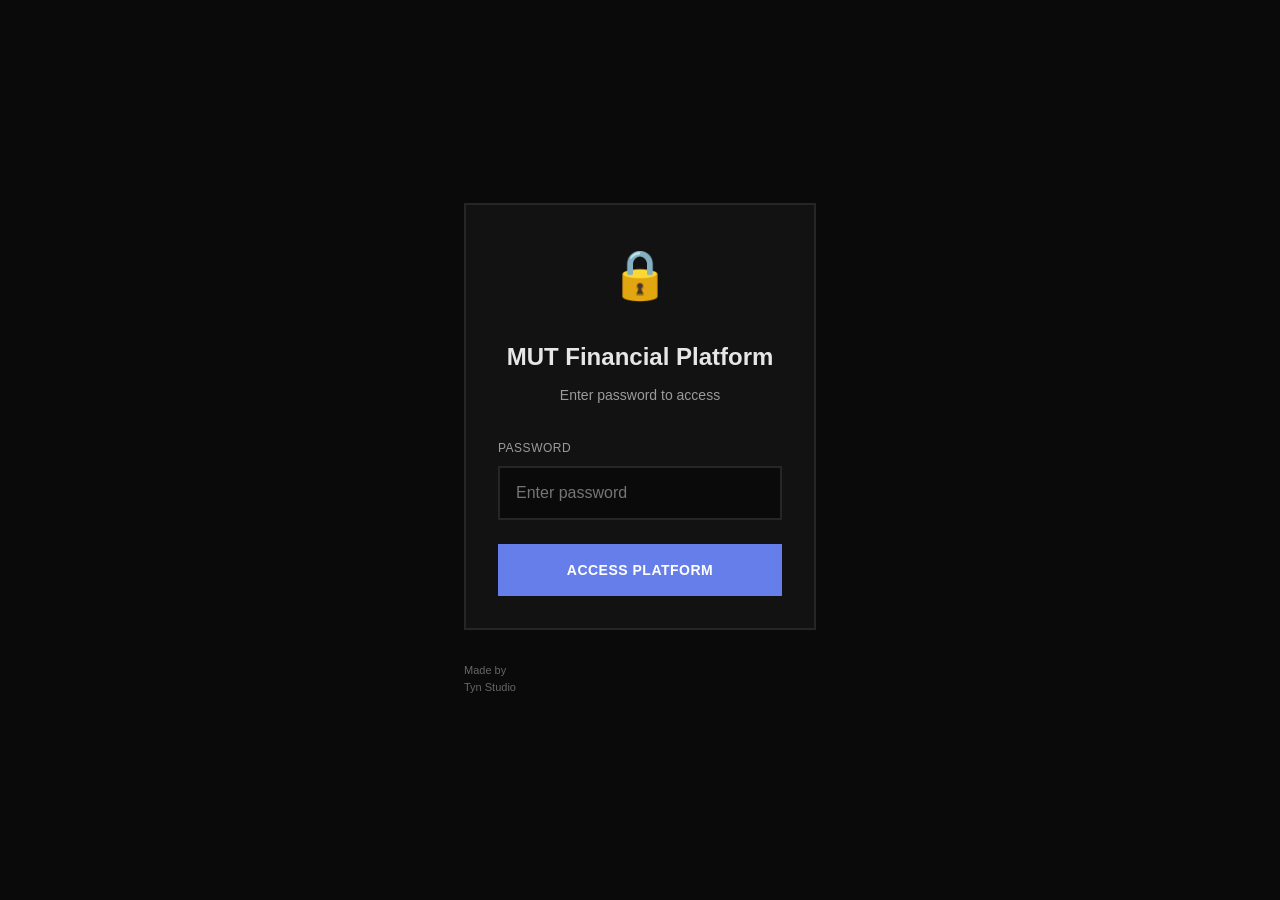
<file: project-create.html>
<!DOCTYPE html>
<html lang="en">
<head>
  <meta charset="UTF-8">
  <meta name="viewport" content="width=device-width, initial-scale=1.0">
  <title>Create Project - MUT Platform</title>
  <link rel="stylesheet" href="styles.css">
  <script>
    // Check authentication
    if (sessionStorage.getItem('mutAuth') !== 'authenticated') {
      window.location.href = 'index.html';
    }
  </script>
</head>
<body>
  <div class="app-container">
    <!-- Sidebar -->
    <aside class="sidebar">
      <div class="logo-container">
        <img src="images/Mut.avif" alt="MUT Logo" class="logo">
        <span class="logo-text">MUT Platform</span>
      </div>

      <nav>
        <div class="nav-section">
          <div class="nav-section-title">Main</div>
          <a href="dashboard.html" class="nav-item">
            <span>📊</span>
            <span>Dashboard</span>
          </a>
          <a href="projects.html" class="nav-item active">
            <span>🎬</span>
            <span>Projects</span>
          </a>
          <a href="clients.html" class="nav-item">
            <span>👥</span>
            <span>Clients</span>
          </a>
        </div>

        <div class="nav-section">
          <div class="nav-section-title">Financial</div>
          <a href="cash-flow.html" class="nav-item">
            <span>📈</span>
            <span>Cash Flow</span>
          </a>
          <a href="income.html" class="nav-item">
            <span>💰</span>
            <span>Income</span>
          </a>
          <a href="recurring-expenses.html" class="nav-item">
            <span>💳</span>
            <span>Expenses</span>
          </a>
          <a href="reports.html" class="nav-item">
            <span>📑</span>
            <span>Reports</span>
          </a>
        </div>

        <div class="nav-section">
          <div class="nav-section-title">Management</div>
          <a href="personnel.html" class="nav-item">
            <span>👤</span>
            <span>Personnel</span>
          </a>
          <a href="#" class="nav-item">
            <span>🏢</span>
            <span>Area Budgets</span>
          </a>
          <a href="#" class="nav-item">
            <span>⚙️</span>
            <span>Settings</span>
          </a>
        </div>
      </nav>

      <!-- Footer Credit -->
      <div style="margin-top: auto; padding-top: var(--space-lg); border-top: 2px solid var(--border);">
        <div style="font-size: 11px; color: var(--text-tertiary); text-align: center;">
          Made by<br>
          <a href="https://tynstudio.com" target="_blank" style="color: var(--accent); text-decoration: none; font-weight: 500;">Tyn Studio</a>
        </div>
      </div>
    </aside>

    <!-- Main Content -->
    <main class="main-content">
      <!-- Header -->
      <header class="header">
        <div class="header-left">
          <div class="header-breadcrumb">
            <a href="projects.html" style="color: var(--text-secondary); text-decoration: none;">Projects</a>
            <span style="color: var(--text-tertiary);">/</span>
            <span>New Project</span>
          </div>
        </div>
        <div class="header-right">
          <a href="projects.html" class="btn btn-ghost btn-small">Cancel</a>
          <button class="btn btn-primary btn-small">Save as Draft</button>
          <button class="btn btn-primary btn-small">Submit for Approval</button>
        </div>
      </header>

      <!-- Content -->
      <div class="content" style="max-width: 1200px; margin: 0 auto;">
        <!-- Progress Steps -->
        <div class="card mb-xl" style="padding: var(--space-lg);">
          <div style="display: flex; justify-content: space-between; align-items: center;">
            <div style="flex: 1; display: flex; align-items: center; gap: var(--space-sm);">
              <div style="width: 32px; height: 32px; border-radius: 50%; background: var(--accent); display: flex; align-items: center; justify-content: center; color: white; font-weight: 600; font-size: 14px;">1</div>
              <span style="font-weight: 500;">Project Details</span>
            </div>
            <div style="width: 60px; height: 2px; background: var(--border);"></div>
            <div style="flex: 1; display: flex; align-items: center; gap: var(--space-sm);">
              <div style="width: 32px; height: 32px; border-radius: 50%; background: var(--bg-tertiary); display: flex; align-items: center; justify-content: center; color: var(--text-secondary); font-weight: 600; font-size: 14px;">2</div>
              <span style="color: var(--text-secondary);">Budget Breakdown</span>
            </div>
            <div style="width: 60px; height: 2px; background: var(--border);"></div>
            <div style="flex: 1; display: flex; align-items: center; gap: var(--space-sm);">
              <div style="width: 32px; height: 32px; border-radius: 50%; background: var(--bg-tertiary); display: flex; align-items: center; justify-content: center; color: var(--text-secondary); font-weight: 600; font-size: 14px;">3</div>
              <span style="color: var(--text-secondary);">Income Schedule</span>
            </div>
            <div style="width: 60px; height: 2px; background: var(--border);"></div>
            <div style="flex: 1; display: flex; align-items: center; gap: var(--space-sm);">
              <div style="width: 32px; height: 32px; border-radius: 50%; background: var(--bg-tertiary); display: flex; align-items: center; justify-content: center; color: var(--text-secondary); font-weight: 600; font-size: 14px;">4</div>
              <span style="color: var(--text-secondary);">Review & Submit</span>
            </div>
          </div>
        </div>

        <!-- Step 1: Project Details -->
        <div class="card mb-xl">
          <div class="card-header">
            <div class="card-title">Project Details</div>
          </div>

          <div style="display: grid; grid-template-columns: 1fr 1fr; gap: var(--space-lg);">
            <div class="form-group">
              <label class="form-label">Project Name *</label>
              <input type="text" class="input" placeholder="e.g., Nike Campaign 2026" value="Puma Spring Collection 2026">
            </div>

            <div class="form-group">
              <label class="form-label">Client *</label>
              <select class="input">
                <option>Select a client...</option>
                <option selected>Puma</option>
                <option>Nike</option>
                <option>Adidas</option>
                <option>+ Add New Client</option>
              </select>
            </div>

            <div class="form-group">
              <label class="form-label">Service Type *</label>
              <select class="input">
                <option>Select service type...</option>
                <option selected>Video Production</option>
                <option>Advertising</option>
                <option>Photography</option>
                <option>Equipment Rental</option>
              </select>
            </div>

            <div class="form-group">
              <label class="form-label">Project Status *</label>
              <select class="input">
                <option selected>Proposal</option>
                <option>Approved</option>
                <option>In Progress</option>
              </select>
            </div>

            <div class="form-group">
              <label class="form-label">Start Date</label>
              <input type="date" class="input" value="2026-03-15">
            </div>

            <div class="form-group">
              <label class="form-label">End Date</label>
              <input type="date" class="input" value="2026-05-30">
            </div>
          </div>

          <div class="form-group mb-0">
            <label class="form-label">Description</label>
            <textarea class="input" rows="4" placeholder="Brief description of the project scope and deliverables...">Complete video production for Puma's Spring 2026 collection launch, including 3 main promotional videos (60s, 30s, 15s), behind-the-scenes content, and social media cutdowns.</textarea>
          </div>
        </div>

        <!-- Budget Builder -->
        <div class="card mb-xl">
          <div class="card-header">
            <div class="card-title">Budget Breakdown</div>
            <div class="flex gap-sm">
              <button class="btn btn-secondary btn-small">
                <span>📋</span>
                <span>Use Template</span>
              </button>
              <button class="btn btn-secondary btn-small">
                <span>+</span>
                <span>Add Category</span>
              </button>
            </div>
          </div>

          <!-- Pre-Production Category -->
          <div style="border: 1px solid var(--border); border-radius: var(--radius-md); padding: var(--space-lg); margin-bottom: var(--space-md);">
            <div class="flex items-center justify-between mb-md">
              <div class="flex items-center gap-md">
                <h3 style="font-size: 16px; font-weight: 600;">Pre-Production</h3>
                <span class="badge badge-neutral">4 items</span>
              </div>
              <div class="flex items-center gap-md">
                <span style="font-size: 16px; font-weight: 600;">$12,500</span>
                <button class="btn btn-ghost btn-small" style="padding: 4px;">▼</button>
              </div>
            </div>

            <div class="table-container">
              <table>
                <thead>
                  <tr>
                    <th>Description</th>
                    <th style="width: 120px;">Quantity</th>
                    <th style="width: 140px;">Unit Cost</th>
                    <th style="width: 140px;">Total</th>
                    <th style="width: 60px;"></th>
                  </tr>
                </thead>
                <tbody>
                  <tr>
                    <td><input type="text" class="input" value="Script Development" style="background: transparent; border: none; padding: 4px;"></td>
                    <td><input type="number" class="input" value="1" style="background: transparent; border: none; padding: 4px;"></td>
                    <td><input type="number" class="input" value="3500" style="background: transparent; border: none; padding: 4px;"></td>
                    <td style="font-weight: 600;">$3,500</td>
                    <td><button class="btn btn-ghost btn-small" style="padding: 4px 8px;">🗑️</button></td>
                  </tr>
                  <tr>
                    <td><input type="text" class="input" value="Location Scouting" style="background: transparent; border: none; padding: 4px;"></td>
                    <td><input type="number" class="input" value="3" style="background: transparent; border: none; padding: 4px;"></td>
                    <td><input type="number" class="input" value="1200" style="background: transparent; border: none; padding: 4px;"></td>
                    <td style="font-weight: 600;">$3,600</td>
                    <td><button class="btn btn-ghost btn-small" style="padding: 4px 8px;">🗑️</button></td>
                  </tr>
                  <tr>
                    <td><input type="text" class="input" value="Casting & Talent Selection" style="background: transparent; border: none; padding: 4px;"></td>
                    <td><input type="number" class="input" value="1" style="background: transparent; border: none; padding: 4px;"></td>
                    <td><input type="number" class="input" value="2800" style="background: transparent; border: none; padding: 4px;"></td>
                    <td style="font-weight: 600;">$2,800</td>
                    <td><button class="btn btn-ghost btn-small" style="padding: 4px 8px;">🗑️</button></td>
                  </tr>
                  <tr>
                    <td><input type="text" class="input" value="Storyboard & Shot List" style="background: transparent; border: none; padding: 4px;"></td>
                    <td><input type="number" class="input" value="1" style="background: transparent; border: none; padding: 4px;"></td>
                    <td><input type="number" class="input" value="2600" style="background: transparent; border: none; padding: 4px;"></td>
                    <td style="font-weight: 600;">$2,600</td>
                    <td><button class="btn btn-ghost btn-small" style="padding: 4px 8px;">🗑️</button></td>
                  </tr>
                  <tr style="background: transparent;">
                    <td colspan="5">
                      <button class="btn btn-ghost btn-small">+ Add Line Item</button>
                    </td>
                  </tr>
                </tbody>
              </table>
            </div>
          </div>

          <!-- Production Category -->
          <div style="border: 1px solid var(--border); border-radius: var(--radius-md); padding: var(--space-lg); margin-bottom: var(--space-md);">
            <div class="flex items-center justify-between mb-md">
              <div class="flex items-center gap-md">
                <h3 style="font-size: 16px; font-weight: 600;">Production</h3>
                <span class="badge badge-neutral">5 items</span>
              </div>
              <div class="flex items-center gap-md">
                <span style="font-size: 16px; font-weight: 600;">$38,000</span>
                <button class="btn btn-ghost btn-small" style="padding: 4px;">▼</button>
              </div>
            </div>

            <div class="table-container">
              <table>
                <thead>
                  <tr>
                    <th>Description</th>
                    <th style="width: 120px;">Quantity</th>
                    <th style="width: 140px;">Unit Cost</th>
                    <th style="width: 140px;">Total</th>
                    <th style="width: 60px;"></th>
                  </tr>
                </thead>
                <tbody>
                  <tr>
                    <td><input type="text" class="input" value="Director & Creative Team" style="background: transparent; border: none; padding: 4px;"></td>
                    <td><input type="number" class="input" value="5" style="background: transparent; border: none; padding: 4px;"></td>
                    <td><input type="number" class="input" value="2000" style="background: transparent; border: none; padding: 4px;"></td>
                    <td style="font-weight: 600;">$10,000</td>
                    <td><button class="btn btn-ghost btn-small" style="padding: 4px 8px;">🗑️</button></td>
                  </tr>
                  <tr>
                    <td><input type="text" class="input" value="Camera Equipment Rental" style="background: transparent; border: none; padding: 4px;"></td>
                    <td><input type="number" class="input" value="5" style="background: transparent; border: none; padding: 4px;"></td>
                    <td><input type="number" class="input" value="1800" style="background: transparent; border: none; padding: 4px;"></td>
                    <td style="font-weight: 600;">$9,000</td>
                    <td><button class="btn btn-ghost btn-small" style="padding: 4px 8px;">🗑️</button></td>
                  </tr>
                  <tr>
                    <td><input type="text" class="input" value="Talent & Models" style="background: transparent; border: none; padding: 4px;"></td>
                    <td><input type="number" class="input" value="6" style="background: transparent; border: none; padding: 4px;"></td>
                    <td><input type="number" class="input" value="1500" style="background: transparent; border: none; padding: 4px;"></td>
                    <td style="font-weight: 600;">$9,000</td>
                    <td><button class="btn btn-ghost btn-small" style="padding: 4px 8px;">🗑️</button></td>
                  </tr>
                  <tr>
                    <td><input type="text" class="input" value="Location Fees & Permits" style="background: transparent; border: none; padding: 4px;"></td>
                    <td><input type="number" class="input" value="3" style="background: transparent; border: none; padding: 4px;"></td>
                    <td><input type="number" class="input" value="2000" style="background: transparent; border: none; padding: 4px;"></td>
                    <td style="font-weight: 600;">$6,000</td>
                    <td><button class="btn btn-ghost btn-small" style="padding: 4px 8px;">🗑️</button></td>
                  </tr>
                  <tr>
                    <td><input type="text" class="input" value="Crew & Support Staff" style="background: transparent; border: none; padding: 4px;"></td>
                    <td><input type="number" class="input" value="8" style="background: transparent; border: none; padding: 4px;"></td>
                    <td><input type="number" class="input" value="500" style="background: transparent; border: none; padding: 4px;"></td>
                    <td style="font-weight: 600;">$4,000</td>
                    <td><button class="btn btn-ghost btn-small" style="padding: 4px 8px;">🗑️</button></td>
                  </tr>
                  <tr style="background: transparent;">
                    <td colspan="5">
                      <button class="btn btn-ghost btn-small">+ Add Line Item</button>
                    </td>
                  </tr>
                </tbody>
              </table>
            </div>
          </div>

          <!-- Post-Production Category (Collapsed) -->
          <div style="border: 1px solid var(--border); border-radius: var(--radius-md); padding: var(--space-md); margin-bottom: var(--space-md); cursor: pointer;">
            <div class="flex items-center justify-between">
              <div class="flex items-center gap-md">
                <h3 style="font-size: 16px; font-weight: 600;">Post-Production</h3>
                <span class="badge badge-neutral">4 items</span>
              </div>
              <div class="flex items-center gap-md">
                <span style="font-size: 16px; font-weight: 600;">$22,500</span>
                <button class="btn btn-ghost btn-small" style="padding: 4px;">▶</button>
              </div>
            </div>
          </div>

          <!-- Overhead (Collapsed) -->
          <div style="border: 1px solid var(--border); border-radius: var(--radius-md); padding: var(--space-md); cursor: pointer;">
            <div class="flex items-center justify-between">
              <div class="flex items-center gap-md">
                <h3 style="font-size: 16px; font-weight: 600;">Overhead & Contingency</h3>
                <span class="badge badge-neutral">2 items</span>
              </div>
              <div class="flex items-center gap-md">
                <span style="font-size: 16px; font-weight: 600;">$7,000</span>
                <button class="btn btn-ghost btn-small" style="padding: 4px;">▶</button>
              </div>
            </div>
          </div>
        </div>

        <!-- Budget Summary -->
        <div class="card" style="background: var(--bg-tertiary); border: 2px solid var(--accent);">
          <div class="grid-3">
            <div>
              <div class="text-secondary mb-sm" style="font-size: 13px;">Total Project Cost</div>
              <div style="font-size: 28px; font-weight: 600;">$80,000</div>
            </div>
            <div>
              <div class="text-secondary mb-sm" style="font-size: 13px;">Desired Profit Margin</div>
              <div style="font-size: 28px; font-weight: 600; display: flex; align-items: center; gap: var(--space-sm);">
                <input type="number" value="40" style="width: 80px; background: var(--bg-secondary); border: 1px solid var(--border); border-radius: var(--radius-md); padding: 8px; font-size: 28px; font-weight: 600; color: var(--text-primary);">
                <span>%</span>
              </div>
            </div>
            <div>
              <div class="text-secondary mb-sm" style="font-size: 13px;">Client Quote</div>
              <div style="font-size: 28px; font-weight: 600; color: var(--accent);">$112,000</div>
              <div class="text-secondary" style="font-size: 13px;">Profit: $32,000</div>
            </div>
          </div>
        </div>
      </div>
    </main>
  </div>
</body>
</html>
</file>
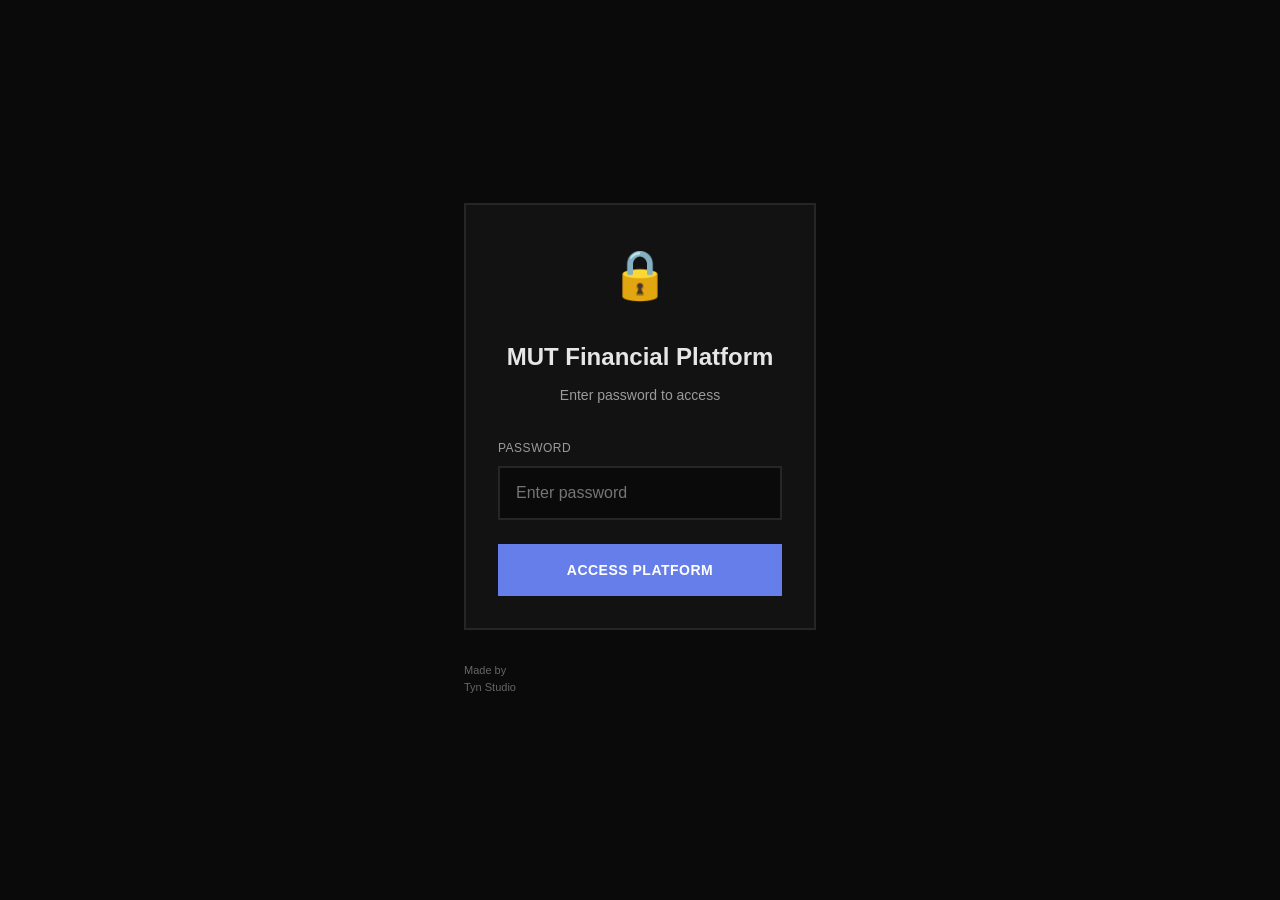
<file: project-detail.html>
<!DOCTYPE html>
<html lang="en">
<head>
  <meta charset="UTF-8">
  <meta name="viewport" content="width=device-width, initial-scale=1.0">
  <title>Nike Campaign 2026 - MUT Platform</title>
  <link rel="stylesheet" href="styles.css">
  <script>
    // Check authentication
    if (sessionStorage.getItem('mutAuth') !== 'authenticated') {
      window.location.href = 'index.html';
    }
  </script>
  <script src="https://d3js.org/d3.v7.min.js"></script>
</head>
<body>
  <div class="app-container">
    <!-- Sidebar -->
    <aside class="sidebar">
      <div class="logo-container">
        <img src="images/Mut.avif" alt="MUT Logo" class="logo">
        <span class="logo-text">MUT Platform</span>
      </div>

      <nav>
        <div class="nav-section">
          <div class="nav-section-title">Main</div>
          <a href="dashboard.html" class="nav-item">
            <span>📊</span>
            <span>Dashboard</span>
          </a>
          <a href="projects.html" class="nav-item active">
            <span>🎬</span>
            <span>Projects</span>
          </a>
          <a href="clients.html" class="nav-item">
            <span>👥</span>
            <span>Clients</span>
          </a>
        </div>

        <div class="nav-section">
          <div class="nav-section-title">Financial</div>
          <a href="cash-flow.html" class="nav-item">
            <span>📈</span>
            <span>Cash Flow</span>
          </a>
          <a href="income.html" class="nav-item">
            <span>💰</span>
            <span>Income</span>
          </a>
          <a href="recurring-expenses.html" class="nav-item">
            <span>💳</span>
            <span>Expenses</span>
          </a>
          <a href="reports.html" class="nav-item">
            <span>📑</span>
            <span>Reports</span>
          </a>
        </div>

        <div class="nav-section">
          <div class="nav-section-title">Management</div>
          <a href="personnel.html" class="nav-item">
            <span>👤</span>
            <span>Personnel</span>
          </a>
          <a href="#" class="nav-item">
            <span>🏢</span>
            <span>Area Budgets</span>
          </a>
          <a href="#" class="nav-item">
            <span>⚙️</span>
            <span>Settings</span>
          </a>
        </div>
      </nav>

      <!-- Footer Credit -->
      <div style="margin-top: auto; padding-top: var(--space-lg); border-top: 2px solid var(--border);">
        <div style="font-size: 11px; color: var(--text-tertiary); text-align: center;">
          Made by<br>
          <a href="https://tynstudio.com" target="_blank" style="color: var(--accent); text-decoration: none; font-weight: 500;">Tyn Studio</a>
        </div>
      </div>
    </aside>

    <!-- Main Content -->
    <main class="main-content">
      <!-- Header -->
      <header class="header">
        <div class="header-left">
          <div style="margin-bottom: 4px;">
            <div class="header-breadcrumb">
              <a href="projects.html" style="color: var(--text-secondary); text-decoration: none;">Projects</a>
              <span style="color: var(--text-tertiary);">/</span>
              <span>Nike Campaign 2026</span>
            </div>
          </div>
          <h1 class="header-title" style="font-size: 28px;">Nike Campaign 2026</h1>
        </div>
        <div class="header-right">
          <button class="btn btn-ghost btn-small">
            <span>📤</span>
            <span>Export</span>
          </button>
          <button class="btn btn-secondary btn-small">
            <span>✏️</span>
            <span>Edit</span>
          </button>
          <button class="btn btn-ghost btn-small" style="padding: 4px 12px;">⋯</button>
        </div>
      </header>

      <!-- Content -->
      <div class="content">
        <!-- Project Overview -->
        <div class="grid-2 mb-xl">
          <div class="card">
            <div class="card-header">
              <div class="card-title">Project Information</div>
            </div>
            <div style="display: grid; gap: var(--space-lg);">
              <div>
                <div class="text-secondary mb-sm" style="font-size: 13px;">Client</div>
                <div style="font-size: 16px; font-weight: 500;">Nike Inc.</div>
              </div>
              <div>
                <div class="text-secondary mb-sm" style="font-size: 13px;">Service Type</div>
                <div style="font-size: 16px;">Video Production</div>
              </div>
              <div>
                <div class="text-secondary mb-sm" style="font-size: 13px;">Status</div>
                <div><span class="badge badge-accent" style="font-size: 13px;">In Progress</span></div>
              </div>
              <div class="grid-2">
                <div>
                  <div class="text-secondary mb-sm" style="font-size: 13px;">Start Date</div>
                  <div>Jan 15, 2026</div>
                </div>
                <div>
                  <div class="text-secondary mb-sm" style="font-size: 13px;">End Date</div>
                  <div>Mar 30, 2026</div>
                </div>
              </div>
              <div>
                <div class="text-secondary mb-sm" style="font-size: 13px;">Progress</div>
                <div class="flex items-center gap-md">
                  <div style="flex: 1; height: 8px; background: var(--bg-tertiary); border-radius: 4px;">
                    <div style="width: 65%; height: 100%; background: var(--accent); border-radius: 4px;"></div>
                  </div>
                  <span style="font-weight: 600;">65%</span>
                </div>
              </div>
            </div>
          </div>

          <div class="card">
            <div class="card-header">
              <div class="card-title">Financial Summary</div>
            </div>
            <div style="display: grid; gap: var(--space-lg);">
              <div>
                <div class="text-secondary mb-sm" style="font-size: 13px;">Project Value</div>
                <div style="font-size: 24px; font-weight: 600;">$45,000</div>
              </div>
              <div class="grid-2">
                <div>
                  <div class="text-secondary mb-sm" style="font-size: 13px;">Budgeted Cost</div>
                  <div style="font-size: 18px; font-weight: 500;">$28,000</div>
                </div>
                <div>
                  <div class="text-secondary mb-sm" style="font-size: 13px;">Actual Cost</div>
                  <div style="font-size: 18px; font-weight: 500;">$28,500</div>
                </div>
              </div>
              <div>
                <div class="text-secondary mb-sm" style="font-size: 13px;">Expected Profit</div>
                <div style="font-size: 18px; font-weight: 600; color: var(--success);">$16,500</div>
                <div class="text-secondary" style="font-size: 13px; margin-top: 4px;">
                  Margin: <span class="text-success">36.7%</span>
                  <span style="color: var(--text-tertiary);">(Target: 40%)</span>
                </div>
              </div>
              <div>
                <div class="text-secondary mb-sm" style="font-size: 13px;">Income Received</div>
                <div class="flex items-center gap-md">
                  <div style="flex: 1; height: 8px; background: var(--bg-tertiary); border-radius: 4px;">
                    <div style="width: 55.5%; height: 100%; background: var(--success); border-radius: 4px;"></div>
                  </div>
                  <span style="font-weight: 600;">$25,000</span>
                </div>
                <div class="text-secondary" style="font-size: 13px; margin-top: 4px;">
                  $20,000 remaining
                </div>
              </div>
            </div>
          </div>
        </div>

        <!-- Tabs -->
        <div class="card mb-xl" style="padding: 0;">
          <div style="border-bottom: 1px solid var(--border); padding: 0 var(--space-lg); display: flex; gap: var(--space-lg);">
            <button class="btn btn-ghost" style="border-radius: 0; border-bottom: 2px solid var(--accent); color: var(--accent); padding: var(--space-md) 0;">
              Income Schedule
            </button>
            <button class="btn btn-ghost" style="border-radius: 0; color: var(--text-secondary); padding: var(--space-md) 0;">
              Budget Breakdown
            </button>
            <button class="btn btn-ghost" style="border-radius: 0; color: var(--text-secondary); padding: var(--space-md) 0;">
              Actual Expenses
            </button>
            <button class="btn btn-ghost" style="border-radius: 0; color: var(--text-secondary); padding: var(--space-md) 0;">
              Timeline
            </button>
          </div>

          <!-- Income Schedule Tab Content -->
          <div style="padding: var(--space-lg);">
            <div class="flex items-center justify-between mb-lg">
              <div>
                <div class="card-title mb-0">Payment Milestones</div>
                <div class="card-subtitle">Track expected and received payments</div>
              </div>
              <button class="btn btn-secondary btn-small">
                <span>+</span>
                <span>Add Milestone</span>
              </button>
            </div>

            <div class="table-container">
              <table>
                <thead>
                  <tr>
                    <th>Milestone</th>
                    <th>Amount</th>
                    <th>Expected Date</th>
                    <th>Received Date</th>
                    <th>Status</th>
                    <th></th>
                  </tr>
                </thead>
                <tbody>
                  <tr>
                    <td><strong>Advance Payment (50%)</strong></td>
                    <td>$22,500</td>
                    <td>Jan 10, 2026</td>
                    <td><span class="text-success">Jan 12, 2026</span></td>
                    <td><span class="badge badge-success">Received</span></td>
                    <td>
                      <button class="btn btn-ghost btn-small" style="padding: 4px 8px;">✓</button>
                    </td>
                  </tr>
                  <tr>
                    <td><strong>First Review (20%)</strong></td>
                    <td>$9,000</td>
                    <td>Feb 15, 2026</td>
                    <td><span class="text-success">Feb 14, 2026</span></td>
                    <td><span class="badge badge-success">Received</span></td>
                    <td>
                      <button class="btn btn-ghost btn-small" style="padding: 4px 8px;">✓</button>
                    </td>
                  </tr>
                  <tr>
                    <td><strong>Final Delivery (30%)</strong></td>
                    <td>$13,500</td>
                    <td>Mar 30, 2026</td>
                    <td>-</td>
                    <td><span class="badge badge-warning">Pending</span></td>
                    <td>
                      <button class="btn btn-ghost btn-small" style="padding: 4px 8px;">⋯</button>
                    </td>
                  </tr>
                </tbody>
              </table>
            </div>

            <!-- Payment Timeline Visualization -->
            <div class="mt-md" style="background: var(--bg-tertiary); border-radius: var(--radius-md); padding: var(--space-lg);">
              <div class="text-secondary mb-md" style="font-size: 13px;">Payment Timeline</div>
              <div style="position: relative; height: 60px;">
                <!-- Timeline bar -->
                <div style="position: absolute; top: 30px; left: 0; right: 0; height: 4px; background: var(--border);"></div>

                <!-- Milestone 1 -->
                <div style="position: absolute; left: 0%; top: 0;">
                  <div style="width: 12px; height: 12px; background: var(--success); border-radius: 50%; border: 3px solid var(--bg-tertiary); position: relative; left: -6px; top: 24px;"></div>
                  <div style="position: absolute; top: 45px; left: -40px; width: 100px; text-align: center;">
                    <div style="font-size: 12px; font-weight: 600; color: var(--success);">$22,500</div>
                    <div style="font-size: 11px; color: var(--text-tertiary);">Jan 12</div>
                  </div>
                </div>

                <!-- Milestone 2 -->
                <div style="position: absolute; left: 50%; top: 0;">
                  <div style="width: 12px; height: 12px; background: var(--success); border-radius: 50%; border: 3px solid var(--bg-tertiary); position: relative; left: -6px; top: 24px;"></div>
                  <div style="position: absolute; top: 45px; left: -40px; width: 100px; text-align: center;">
                    <div style="font-size: 12px; font-weight: 600; color: var(--success);">$9,000</div>
                    <div style="font-size: 11px; color: var(--text-tertiary);">Feb 14</div>
                  </div>
                </div>

                <!-- Milestone 3 -->
                <div style="position: absolute; left: 100%; top: 0;">
                  <div style="width: 12px; height: 12px; background: var(--warning); border-radius: 50%; border: 3px solid var(--bg-tertiary); position: relative; left: -6px; top: 24px;"></div>
                  <div style="position: absolute; top: 45px; left: -40px; width: 100px; text-align: center;">
                    <div style="font-size: 12px; font-weight: 600; color: var(--warning);">$13,500</div>
                    <div style="font-size: 11px; color: var(--text-tertiary);">Mar 30</div>
                  </div>
                </div>
              </div>
            </div>
          </div>
        </div>

        <!-- Budget vs Actual Comparison -->
        <div class="card mb-xl">
          <div class="card-header">
            <div>
              <div class="card-title">Budget vs Actual Spending</div>
              <div class="card-subtitle">Cost breakdown by category</div>
            </div>
          </div>
          <div class="chart-container" id="budget-chart"></div>
        </div>

        <!-- Activity Log -->
        <div class="card">
          <div class="card-header">
            <div class="card-title">Recent Activity</div>
          </div>
          <div style="display: flex; flex-direction: column; gap: var(--space-md);">
            <div style="display: flex; gap: var(--space-md); padding: var(--space-md); background: var(--bg-tertiary); border-radius: var(--radius-md);">
              <div style="width: 32px; height: 32px; border-radius: 50%; background: var(--success-light); display: flex; align-items: center; justify-content: center; flex-shrink: 0;">💰</div>
              <div style="flex: 1;">
                <div style="font-weight: 500; margin-bottom: 4px;">Payment Received</div>
                <div class="text-secondary" style="font-size: 13px;">$9,000 payment received for "First Review" milestone</div>
                <div class="text-tertiary" style="font-size: 12px; margin-top: 4px;">Feb 14, 2026 at 10:23 AM</div>
              </div>
            </div>

            <div style="display: flex; gap: var(--space-md); padding: var(--space-md); background: var(--bg-tertiary); border-radius: var(--radius-md);">
              <div style="width: 32px; height: 32px; border-radius: 50%; background: var(--accent-light); display: flex; align-items: center; justify-content: center; flex-shrink: 0;">📝</div>
              <div style="flex: 1;">
                <div style="font-weight: 500; margin-bottom: 4px;">Project Updated</div>
                <div class="text-secondary" style="font-size: 13px;">Progress updated to 65% by Carlos Martinez</div>
                <div class="text-tertiary" style="font-size: 12px; margin-top: 4px;">Feb 20, 2026 at 3:45 PM</div>
              </div>
            </div>

            <div style="display: flex; gap: var(--space-md); padding: var(--space-md); background: var(--bg-tertiary); border-radius: var(--radius-md);">
              <div style="width: 32px; height: 32px; border-radius: 50%; background: var(--danger-light); display: flex; align-items: center; justify-content: center; flex-shrink: 0;">💳</div>
              <div style="flex: 1;">
                <div style="font-weight: 500; margin-bottom: 4px;">Expense Logged</div>
                <div class="text-secondary" style="font-size: 13px;">$4,200 for equipment rental added to Post-Production</div>
                <div class="text-tertiary" style="font-size: 12px; margin-top: 4px;">Feb 18, 2026 at 11:12 AM</div>
              </div>
            </div>

            <div style="display: flex; gap: var(--space-md); padding: var(--space-md); background: var(--bg-tertiary); border-radius: var(--radius-md);">
              <div style="width: 32px; height: 32px; border-radius: 50%; background: var(--success-light); display: flex; align-items: center; justify-content: center; flex-shrink: 0;">💰</div>
              <div style="flex: 1;">
                <div style="font-weight: 500; margin-bottom: 4px;">Payment Received</div>
                <div class="text-secondary" style="font-size: 13px;">$22,500 advance payment received</div>
                <div class="text-tertiary" style="font-size: 12px; margin-top: 4px;">Jan 12, 2026 at 2:15 PM</div>
              </div>
            </div>
          </div>
        </div>
      </div>
    </main>
  </div>

  <script>
    // Budget vs Actual Chart
    const budgetData = [
      { category: 'Pre-Production', budgeted: 8000, actual: 7800 },
      { category: 'Production', budgeted: 12000, actual: 12500 },
      { category: 'Post-Production', budgeted: 6000, actual: 6200 },
      { category: 'Equipment', budgeted: 2000, actual: 2000 }
    ];

    const margin = { top: 20, right: 80, bottom: 60, left: 60 };
    const width = 900 - margin.left - margin.right;
    const height = 280 - margin.top - margin.bottom;

    const svg = d3.select('#budget-chart')
      .append('svg')
      .attr('width', '100%')
      .attr('height', 300)
      .attr('viewBox', `0 0 900 300`)
      .append('g')
      .attr('transform', `translate(${margin.left},${margin.top})`);

    const x0 = d3.scaleBand()
      .domain(budgetData.map(d => d.category))
      .range([0, width])
      .padding(0.2);

    const x1 = d3.scaleBand()
      .domain(['budgeted', 'actual'])
      .range([0, x0.bandwidth()])
      .padding(0.1);

    const y = d3.scaleLinear()
      .domain([0, d3.max(budgetData, d => Math.max(d.budgeted, d.actual)) * 1.2])
      .range([height, 0]);

    // Tooltip
    const tooltip = d3.select('body')
      .append('div')
      .style('position', 'absolute')
      .style('background', '#2a2a2a')
      .style('border', '1px solid #333333')
      .style('border-radius', '8px')
      .style('padding', '12px')
      .style('color', '#e6e6e6')
      .style('font-size', '13px')
      .style('pointer-events', 'none')
      .style('opacity', 0)
      .style('z-index', 1000)
      .style('box-shadow', '0 4px 6px rgba(0, 0, 0, 0.4)');

    // X Axis
    svg.append('g')
      .attr('transform', `translate(0,${height})`)
      .call(d3.axisBottom(x0))
      .selectAll('text')
      .style('fill', '#9b9b9b')
      .style('font-size', '12px');

    svg.selectAll('.domain, .tick line')
      .style('stroke', '#333333');

    // Y Axis
    svg.append('g')
      .call(d3.axisLeft(y).ticks(5).tickFormat(d => '$' + (d / 1000) + 'k'))
      .selectAll('text')
      .style('fill', '#9b9b9b')
      .style('font-size', '12px');

    // Budgeted bars
    svg.selectAll('.bar-budgeted')
      .data(budgetData)
      .enter()
      .append('rect')
      .attr('class', 'bar-budgeted')
      .attr('x', d => x0(d.category) + x1('budgeted'))
      .attr('y', height)
      .attr('width', x1.bandwidth())
      .attr('height', 0)
      .attr('fill', '#6366f1')
      .attr('rx', 3)
      .style('cursor', 'pointer')
      .on('mouseenter', function(event, d) {
        d3.select(this)
          .transition().duration(200)
          .attr('fill', '#7c7ef5')
          .attr('transform', 'translate(0, -2)');

        tooltip.style('opacity', 1)
          .html(`<strong>${d.category}</strong><br/>Budgeted: $${d.budgeted.toLocaleString()}<br/><span style="color: #9b9b9b">Initial estimate</span>`);
      })
      .on('mousemove', event => {
        tooltip.style('left', (event.pageX + 15) + 'px').style('top', (event.pageY - 15) + 'px');
      })
      .on('mouseleave', function() {
        d3.select(this).transition().duration(200)
          .attr('fill', '#6366f1').attr('transform', 'translate(0, 0)');
        tooltip.style('opacity', 0);
      })
      .transition()
      .duration(800)
      .delay((d, i) => i * 100)
      .attr('y', d => y(d.budgeted))
      .attr('height', d => height - y(d.budgeted));

    // Actual bars
    svg.selectAll('.bar-actual')
      .data(budgetData)
      .enter()
      .append('rect')
      .attr('class', 'bar-actual')
      .attr('x', d => x0(d.category) + x1('actual'))
      .attr('y', height)
      .attr('width', x1.bandwidth())
      .attr('height', 0)
      .attr('fill', d => d.actual > d.budgeted ? '#f59e0b' : '#10b981')
      .attr('rx', 3)
      .style('cursor', 'pointer')
      .on('mouseenter', function(event, d) {
        const isOver = d.actual > d.budgeted;
        const diff = Math.abs(d.actual - d.budgeted);
        const pct = ((diff / d.budgeted) * 100).toFixed(1);
        const color = isOver ? '#ff9d00' : '#14d99d';

        d3.select(this)
          .transition().duration(200)
          .attr('fill', color)
          .attr('transform', 'translate(0, -2)');

        tooltip.style('opacity', 1)
          .html(`<strong>${d.category}</strong><br/>Actual: $${d.actual.toLocaleString()}<br/><span style="color: ${isOver ? '#f59e0b' : '#10b981'}">${isOver ? '↑' : '↓'} $${diff.toLocaleString()} (${pct}%)</span>`);
      })
      .on('mousemove', event => {
        tooltip.style('left', (event.pageX + 15) + 'px').style('top', (event.pageY - 15) + 'px');
      })
      .on('mouseleave', function(event, d) {
        d3.select(this).transition().duration(200)
          .attr('fill', d.actual > d.budgeted ? '#f59e0b' : '#10b981')
          .attr('transform', 'translate(0, 0)');
        tooltip.style('opacity', 0);
      })
      .transition()
      .duration(800)
      .delay((d, i) => i * 100)
      .attr('y', d => y(d.actual))
      .attr('height', d => height - y(d.actual));

    // Legend
    const legend = svg.append('g')
      .attr('transform', `translate(${width - 150}, 0)`);

    legend.append('rect')
      .attr('x', 0)
      .attr('y', 0)
      .attr('width', 12)
      .attr('height', 12)
      .attr('fill', '#6366f1')
      .attr('rx', 2);

    legend.append('text')
      .attr('x', 18)
      .attr('y', 10)
      .text('Budgeted')
      .style('fill', '#e6e6e6')
      .style('font-size', '12px');

    legend.append('rect')
      .attr('x', 80)
      .attr('y', 0)
      .attr('width', 12)
      .attr('height', 12)
      .attr('fill', '#10b981')
      .attr('rx', 2);

    legend.append('text')
      .attr('x', 98)
      .attr('y', 10)
      .text('Actual')
      .style('fill', '#e6e6e6')
      .style('font-size', '12px');
  </script>
</body>
</html>
</file>
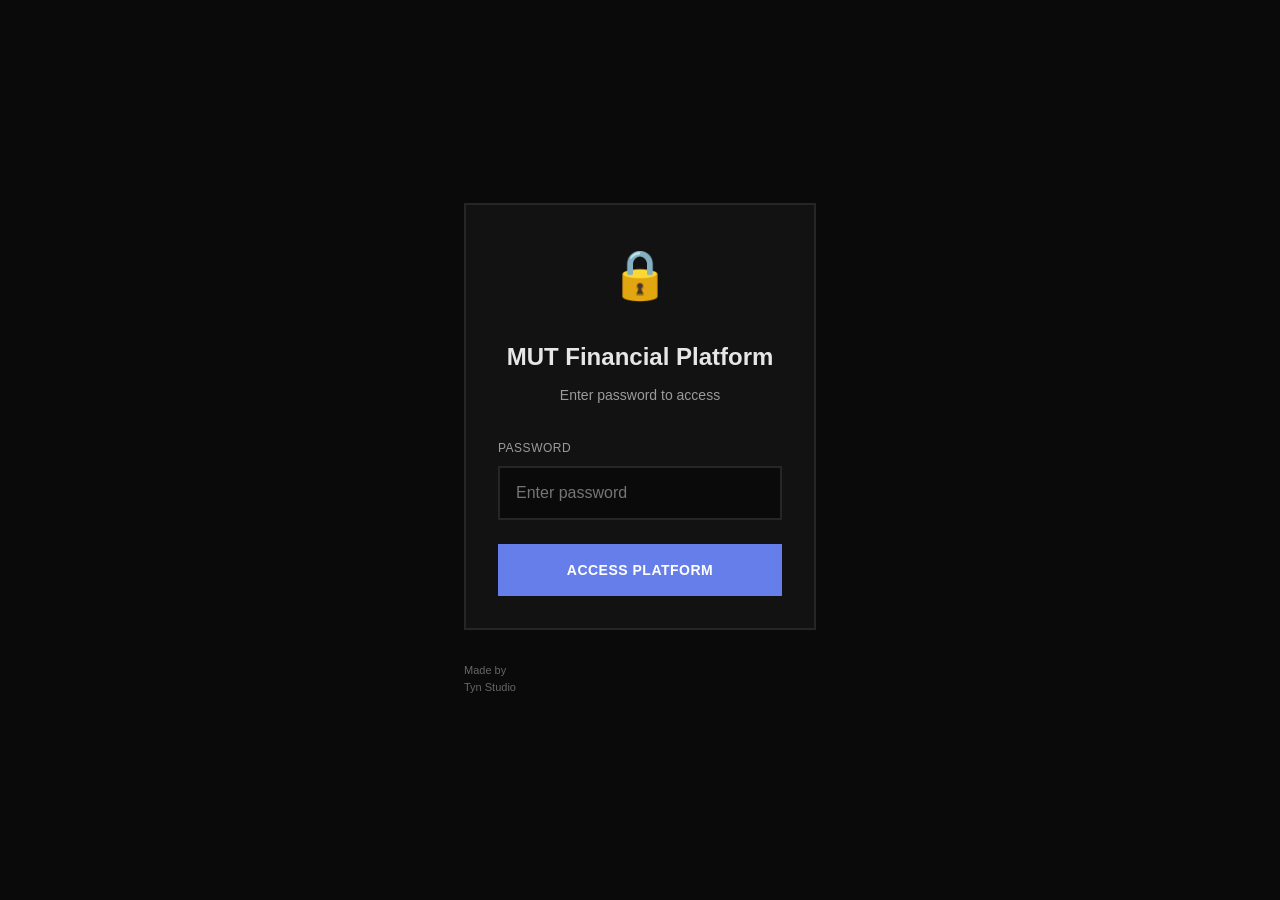
<file: projects.html>
<!DOCTYPE html>
<html lang="en">
<head>
  <meta charset="UTF-8">
  <meta name="viewport" content="width=device-width, initial-scale=1.0">
  <title>Projects - MUT Platform</title>
  <link rel="stylesheet" href="styles.css">
  <script>
    // Check authentication
    if (sessionStorage.getItem('mutAuth') !== 'authenticated') {
      window.location.href = 'index.html';
    }
  </script>
</head>
<body>
  <div class="app-container">
    <!-- Sidebar -->
    <aside class="sidebar">
      <div class="logo-container">
        <img src="images/Mut.avif" alt="MUT Logo" class="logo">
        <span class="logo-text">MUT Platform</span>
      </div>

      <nav>
        <div class="nav-section">
          <div class="nav-section-title">Main</div>
          <a href="dashboard.html" class="nav-item">
            <span>📊</span>
            <span>Dashboard</span>
          </a>
          <a href="projects.html" class="nav-item active">
            <span>🎬</span>
            <span>Projects</span>
          </a>
          <a href="clients.html" class="nav-item">
            <span>👥</span>
            <span>Clients</span>
          </a>
        </div>

        <div class="nav-section">
          <div class="nav-section-title">Financial</div>
          <a href="cash-flow.html" class="nav-item">
            <span>📈</span>
            <span>Cash Flow</span>
          </a>
          <a href="income.html" class="nav-item">
            <span>💰</span>
            <span>Income</span>
          </a>
          <a href="recurring-expenses.html" class="nav-item">
            <span>💳</span>
            <span>Expenses</span>
          </a>
          <a href="reports.html" class="nav-item">
            <span>📑</span>
            <span>Reports</span>
          </a>
        </div>

        <div class="nav-section">
          <div class="nav-section-title">Management</div>
          <a href="personnel.html" class="nav-item">
            <span>👤</span>
            <span>Personnel</span>
          </a>
          <a href="#" class="nav-item">
            <span>🏢</span>
            <span>Area Budgets</span>
          </a>
          <a href="#" class="nav-item">
            <span>⚙️</span>
            <span>Settings</span>
          </a>
        </div>
      </nav>

      <!-- Footer Credit -->
      <div style="margin-top: auto; padding-top: var(--space-lg); border-top: 2px solid var(--border);">
        <div style="text-align: center; margin-bottom: var(--space-md);">
          <a href="home.html" style="font-size: 12px; color: var(--text-secondary); text-decoration: none; display: inline-flex; align-items: center; gap: 4px; transition: color 0.2s;">
            <span>←</span>
            <span>Back to Pitch</span>
          </a>
        </div>
        <div style="font-size: 11px; color: var(--text-tertiary); text-align: center;">
          Made by<br>
          <a href="https://tynstudio.com" target="_blank" style="color: var(--accent); text-decoration: none; font-weight: 500;">Tyn Studio</a>
        </div>
      </div>
    </aside>

    <!-- Main Content -->
    <main class="main-content">
      <!-- Header -->
      <header class="header">
        <div class="header-left">
          <h1 class="header-title">Projects</h1>
        </div>
        <div class="header-right">
          <button class="btn btn-secondary btn-small">
            <span>⬇️</span>
            <span>Export</span>
          </button>
          <a href="project-create.html" class="btn btn-primary btn-small">
            <span>+</span>
            <span>New Project</span>
          </a>
        </div>
      </header>

      <!-- Content -->
      <div class="content">
        <!-- Summary Cards -->
        <div class="stats-grid mb-xl">
          <div class="stat-card">
            <div class="stat-label">
              <span>🎬</span>
              <span>Active Projects</span>
            </div>
            <div class="stat-value">12</div>
            <div class="text-secondary" style="font-size: 14px; margin-top: 8px;">
              Total value: <span class="text-success">$487,500</span>
            </div>
          </div>

          <div class="stat-card">
            <div class="stat-label">
              <span>⏳</span>
              <span>Pending Approval</span>
            </div>
            <div class="stat-value">6</div>
            <div class="text-secondary" style="font-size: 14px; margin-top: 8px;">
              Potential value: <span class="text-warning">$412,000</span>
            </div>
          </div>

          <div class="stat-card">
            <div class="stat-label">
              <span>✅</span>
              <span>Completed (This Year)</span>
            </div>
            <div class="stat-value">28</div>
            <div class="text-secondary" style="font-size: 14px; margin-top: 8px;">
              Total revenue: <span class="text-success">$1,245,000</span>
            </div>
          </div>

          <div class="stat-card">
            <div class="stat-label">
              <span>📊</span>
              <span>Average Profit Margin</span>
            </div>
            <div class="stat-value">42%</div>
            <div class="stat-change positive">
              <span>↑ 3.2%</span>
              <span class="text-secondary">vs last year</span>
            </div>
          </div>
        </div>

        <!-- Filters -->
        <div class="card mb-lg" style="padding: var(--space-md);">
          <div class="flex items-center gap-md">
            <div style="flex: 1;">
              <input type="text" class="input" placeholder="Search projects...">
            </div>
            <select class="input" style="width: 180px;">
              <option>All Statuses</option>
              <option>Proposal</option>
              <option>Approved</option>
              <option>In Progress</option>
              <option>Completed</option>
              <option>Cancelled</option>
            </select>
            <select class="input" style="width: 180px;">
              <option>All Service Types</option>
              <option>Video Production</option>
              <option>Advertising</option>
              <option>Photography</option>
              <option>Equipment Rental</option>
            </select>
            <select class="input" style="width: 180px;">
              <option>All Clients</option>
              <option>Nike</option>
              <option>Adidas</option>
              <option>Apple</option>
              <option>Samsung</option>
            </select>
          </div>
        </div>

        <!-- Projects Table -->
        <div class="card">
          <div class="card-header">
            <div>
              <div class="card-title">All Projects</div>
              <div class="card-subtitle">46 total projects</div>
            </div>
            <div class="flex items-center gap-sm">
              <button class="btn btn-ghost btn-small">
                <span>↕️</span>
                <span>Sort</span>
              </button>
              <button class="btn btn-ghost btn-small">
                <span>🔍</span>
                <span>Filter</span>
              </button>
            </div>
          </div>

          <div class="table-container">
            <table>
              <thead>
                <tr>
                  <th>Project Name</th>
                  <th>Client</th>
                  <th>Service Type</th>
                  <th>Status</th>
                  <th>Budget</th>
                  <th>Actual Cost</th>
                  <th>Profit</th>
                  <th>Completion</th>
                  <th></th>
                </tr>
              </thead>
              <tbody>
                <tr style="cursor: pointer;" onclick="window.location.href='project-detail.html'">
                  <td><strong>Nike Campaign 2026</strong></td>
                  <td>Nike Inc.</td>
                  <td>Video Production</td>
                  <td><span class="badge badge-accent">In Progress</span></td>
                  <td>$45,000</td>
                  <td>$28,500</td>
                  <td class="text-success">$16,500</td>
                  <td>
                    <div class="flex items-center gap-sm">
                      <div style="flex: 1; height: 6px; background: var(--bg-tertiary); border-radius: 3px;">
                        <div style="width: 65%; height: 100%; background: var(--accent); border-radius: 3px;"></div>
                      </div>
                      <span class="text-secondary" style="font-size: 12px;">65%</span>
                    </div>
                  </td>
                  <td>
                    <button class="btn btn-ghost btn-small" style="padding: 4px 8px;">⋯</button>
                  </td>
                </tr>

                <tr style="cursor: pointer;">
                  <td><strong>Adidas Product Launch</strong></td>
                  <td>Adidas</td>
                  <td>Advertising</td>
                  <td><span class="badge badge-accent">In Progress</span></td>
                  <td>$32,000</td>
                  <td>$19,200</td>
                  <td class="text-success">$12,800</td>
                  <td>
                    <div class="flex items-center gap-sm">
                      <div style="flex: 1; height: 6px; background: var(--bg-tertiary); border-radius: 3px;">
                        <div style="width: 40%; height: 100%; background: var(--accent); border-radius: 3px;"></div>
                      </div>
                      <span class="text-secondary" style="font-size: 12px;">40%</span>
                    </div>
                  </td>
                  <td>
                    <button class="btn btn-ghost btn-small" style="padding: 4px 8px;">⋯</button>
                  </td>
                </tr>

                <tr style="cursor: pointer;">
                  <td><strong>Coca-Cola Social Media</strong></td>
                  <td>Coca-Cola</td>
                  <td>Video Production</td>
                  <td><span class="badge badge-accent">In Progress</span></td>
                  <td>$28,500</td>
                  <td>$22,400</td>
                  <td class="text-success">$6,100</td>
                  <td>
                    <div class="flex items-center gap-sm">
                      <div style="flex: 1; height: 6px; background: var(--bg-tertiary); border-radius: 3px;">
                        <div style="width: 85%; height: 100%; background: var(--success); border-radius: 3px;"></div>
                      </div>
                      <span class="text-secondary" style="font-size: 12px;">85%</span>
                    </div>
                  </td>
                  <td>
                    <button class="btn btn-ghost btn-small" style="padding: 4px 8px;">⋯</button>
                  </td>
                </tr>

                <tr style="cursor: pointer;">
                  <td><strong>BMW Event Coverage</strong></td>
                  <td>BMW</td>
                  <td>Video Production</td>
                  <td><span class="badge badge-accent">In Progress</span></td>
                  <td>$52,000</td>
                  <td>$12,400</td>
                  <td class="text-success">$39,600</td>
                  <td>
                    <div class="flex items-center gap-sm">
                      <div style="flex: 1; height: 6px; background: var(--bg-tertiary); border-radius: 3px;">
                        <div style="width: 20%; height: 100%; background: var(--accent); border-radius: 3px;"></div>
                      </div>
                      <span class="text-secondary" style="font-size: 12px;">20%</span>
                    </div>
                  </td>
                  <td>
                    <button class="btn btn-ghost btn-small" style="padding: 4px 8px;">⋯</button>
                  </td>
                </tr>

                <tr style="cursor: pointer;">
                  <td><strong>Sony Product Video</strong></td>
                  <td>Sony</td>
                  <td>Advertising</td>
                  <td><span class="badge badge-warning">Proposal</span></td>
                  <td>$75,000</td>
                  <td>-</td>
                  <td>-</td>
                  <td>-</td>
                  <td>
                    <button class="btn btn-ghost btn-small" style="padding: 4px 8px;">⋯</button>
                  </td>
                </tr>

                <tr style="cursor: pointer;">
                  <td><strong>Apple Store Opening</strong></td>
                  <td>Apple</td>
                  <td>Video Production</td>
                  <td><span class="badge badge-warning">Proposal</span></td>
                  <td>$125,000</td>
                  <td>-</td>
                  <td>-</td>
                  <td>-</td>
                  <td>
                    <button class="btn btn-ghost btn-small" style="padding: 4px 8px;">⋯</button>
                  </td>
                </tr>

                <tr style="cursor: pointer;">
                  <td><strong>Samsung Campaign</strong></td>
                  <td>Samsung</td>
                  <td>Photography</td>
                  <td><span class="badge badge-warning">Proposal</span></td>
                  <td>$68,000</td>
                  <td>-</td>
                  <td>-</td>
                  <td>-</td>
                  <td>
                    <button class="btn btn-ghost btn-small" style="padding: 4px 8px;">⋯</button>
                  </td>
                </tr>

                <tr style="cursor: pointer;">
                  <td><strong>Netflix Series Promo</strong></td>
                  <td>Netflix</td>
                  <td>Video Production</td>
                  <td><span class="badge badge-warning">Proposal</span></td>
                  <td>$92,000</td>
                  <td>-</td>
                  <td>-</td>
                  <td>-</td>
                  <td>
                    <button class="btn btn-ghost btn-small" style="padding: 4px 8px;">⋯</button>
                  </td>
                </tr>

                <tr style="cursor: pointer;">
                  <td><strong>Zara Lookbook 2026</strong></td>
                  <td>Zara</td>
                  <td>Photography</td>
                  <td><span class="badge badge-success">Completed</span></td>
                  <td>$38,000</td>
                  <td>$22,100</td>
                  <td class="text-success">$15,900</td>
                  <td>
                    <div class="flex items-center gap-sm">
                      <div style="flex: 1; height: 6px; background: var(--bg-tertiary); border-radius: 3px;">
                        <div style="width: 100%; height: 100%; background: var(--success); border-radius: 3px;"></div>
                      </div>
                      <span class="text-secondary" style="font-size: 12px;">100%</span>
                    </div>
                  </td>
                  <td>
                    <button class="btn btn-ghost btn-small" style="padding: 4px 8px;">⋯</button>
                  </td>
                </tr>

                <tr style="cursor: pointer;">
                  <td><strong>Google Workspace Tour</strong></td>
                  <td>Google</td>
                  <td>Video Production</td>
                  <td><span class="badge badge-success">Completed</span></td>
                  <td>$55,000</td>
                  <td>$31,800</td>
                  <td class="text-success">$23,200</td>
                  <td>
                    <div class="flex items-center gap-sm">
                      <div style="flex: 1; height: 6px; background: var(--bg-tertiary); border-radius: 3px;">
                        <div style="width: 100%; height: 100%; background: var(--success); border-radius: 3px;"></div>
                      </div>
                      <span class="text-secondary" style="font-size: 12px;">100%</span>
                    </div>
                  </td>
                  <td>
                    <button class="btn btn-ghost btn-small" style="padding: 4px 8px;">⋯</button>
                  </td>
                </tr>

                <tr style="cursor: pointer;">
                  <td><strong>Tesla Model Launch</strong></td>
                  <td>Tesla</td>
                  <td>Video Production</td>
                  <td><span class="badge badge-success">Completed</span></td>
                  <td>$95,000</td>
                  <td>$52,400</td>
                  <td class="text-success">$42,600</td>
                  <td>
                    <div class="flex items-center gap-sm">
                      <div style="flex: 1; height: 6px; background: var(--bg-tertiary); border-radius: 3px;">
                        <div style="width: 100%; height: 100%; background: var(--success); border-radius: 3px;"></div>
                      </div>
                      <span class="text-secondary" style="font-size: 12px;">100%</span>
                    </div>
                  </td>
                  <td>
                    <button class="btn btn-ghost btn-small" style="padding: 4px 8px;">⋯</button>
                  </td>
                </tr>

                <tr style="cursor: pointer;">
                  <td><strong>Microsoft Surface Ad</strong></td>
                  <td>Microsoft</td>
                  <td>Advertising</td>
                  <td><span class="badge badge-danger">Cancelled</span></td>
                  <td>$48,000</td>
                  <td>$8,500</td>
                  <td class="text-danger">-$8,500</td>
                  <td>-</td>
                  <td>
                    <button class="btn btn-ghost btn-small" style="padding: 4px 8px;">⋯</button>
                  </td>
                </tr>
              </tbody>
            </table>
          </div>
        </div>
      </div>
    </main>
  </div>
</body>
</html>
</file>
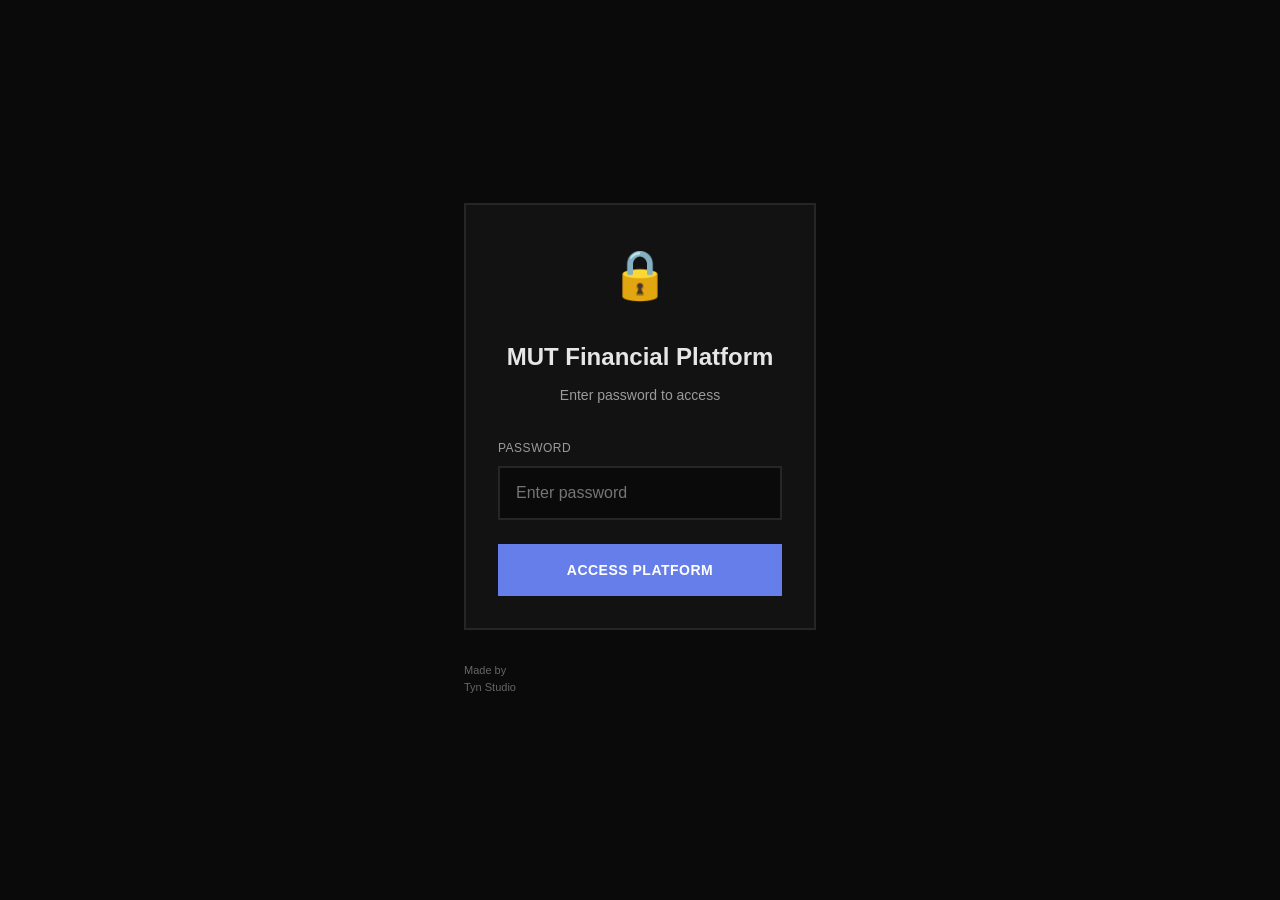
<file: recurring-expenses.html>
<!DOCTYPE html>
<html lang="en">
<head>
  <meta charset="UTF-8">
  <meta name="viewport" content="width=device-width, initial-scale=1.0">
  <title>Recurring Expenses - MUT Platform</title>
  <link rel="stylesheet" href="styles.css">
  <script>
    // Check authentication
    if (sessionStorage.getItem('mutAuth') !== 'authenticated') {
      window.location.href = 'index.html';
    }
  </script>
  <script src="https://d3js.org/d3.v7.min.js"></script>
</head>
<body>
  <div class="app-container">
    <!-- Sidebar -->
    <aside class="sidebar">
      <div class="logo-container">
        <img src="images/Mut.avif" alt="MUT Logo" class="logo">
        <span class="logo-text">MUT Platform</span>
      </div>

      <nav>
        <div class="nav-section">
          <div class="nav-section-title">Main</div>
          <a href="dashboard.html" class="nav-item">
            <span>📊</span>
            <span>Dashboard</span>
          </a>
          <a href="projects.html" class="nav-item">
            <span>🎬</span>
            <span>Projects</span>
          </a>
          <a href="clients.html" class="nav-item">
            <span>👥</span>
            <span>Clients</span>
          </a>
        </div>

        <div class="nav-section">
          <div class="nav-section-title">Financial</div>
          <a href="cash-flow.html" class="nav-item">
            <span>📈</span>
            <span>Cash Flow</span>
          </a>
          <a href="income.html" class="nav-item">
            <span>💰</span>
            <span>Income</span>
          </a>
          <a href="recurring-expenses.html" class="nav-item active">
            <span>💳</span>
            <span>Expenses</span>
          </a>
          <a href="reports.html" class="nav-item">
            <span>📑</span>
            <span>Reports</span>
          </a>
        </div>

        <div class="nav-section">
          <div class="nav-section-title">Management</div>
          <a href="personnel.html" class="nav-item">
            <span>👤</span>
            <span>Personnel</span>
          </a>
          <a href="#" class="nav-item">
            <span>🏢</span>
            <span>Area Budgets</span>
          </a>
          <a href="#" class="nav-item">
            <span>⚙️</span>
            <span>Settings</span>
          </a>
        </div>
      </nav>

      <!-- Footer Credit -->
      <div style="margin-top: auto; padding-top: var(--space-lg); border-top: 2px solid var(--border);">
        <div style="text-align: center; margin-bottom: var(--space-md);">
          <a href="home.html" style="font-size: 12px; color: var(--text-secondary); text-decoration: none; display: inline-flex; align-items: center; gap: 4px; transition: color 0.2s;">
            <span>←</span>
            <span>Back to Pitch</span>
          </a>
        </div>
        <div style="font-size: 11px; color: var(--text-tertiary); text-align: center;">
          Made by<br>
          <a href="https://tynstudio.com" target="_blank" style="color: var(--accent); text-decoration: none; font-weight: 500;">Tyn Studio</a>
        </div>
      </div>
    </aside>

    <!-- Main Content -->
    <main class="main-content">
      <!-- Header -->
      <header class="header">
        <div class="header-left">
          <h1 class="header-title">Recurring Expenses</h1>
        </div>
        <div class="header-right">
          <button class="btn btn-secondary btn-small">
            <span>⬇️</span>
            <span>Export</span>
          </button>
          <button class="btn btn-primary btn-small" onclick="document.getElementById('add-expense-modal').style.display='flex'">
            <span>+</span>
            <span>Add Expense</span>
          </button>
        </div>
      </header>

      <!-- Content -->
      <div class="content">
        <!-- Summary Cards -->
        <div class="stats-grid mb-xl">
          <div class="stat-card">
            <div class="stat-label">
              <span>💳</span>
              <span>Total Monthly Expenses</span>
            </div>
            <div class="stat-value">$59,500</div>
            <div class="text-secondary" style="font-size: 13px; margin-top: 8px;">
              Annual: <strong>$714,000</strong>
            </div>
          </div>

          <div class="stat-card">
            <div class="stat-label">
              <span>👥</span>
              <span>Salaries & Payroll</span>
            </div>
            <div class="stat-value">$45,000</div>
            <div class="text-secondary" style="font-size: 13px; margin-top: 8px;">
              <span class="text-warning">75.6%</span> of monthly expenses
            </div>
          </div>

          <div class="stat-card">
            <div class="stat-label">
              <span>🏢</span>
              <span>Operations & Overhead</span>
            </div>
            <div class="stat-value">$11,700</div>
            <div class="text-secondary" style="font-size: 13px; margin-top: 8px;">
              <span>19.7%</span> of monthly expenses
            </div>
          </div>

          <div class="stat-card">
            <div class="stat-label">
              <span>💻</span>
              <span>Software & Tools</span>
            </div>
            <div class="stat-value">$2,800</div>
            <div class="text-secondary" style="font-size: 13px; margin-top: 8px;">
              <span>4.7%</span> of monthly expenses
            </div>
          </div>
        </div>

        <!-- Expense Breakdown Chart -->
        <div class="grid-2 mb-xl">
          <div class="card">
            <div class="card-header">
              <div>
                <div class="card-title">Expense Distribution</div>
                <div class="card-subtitle">By category</div>
              </div>
            </div>
            <div class="chart-container" id="expense-chart"></div>
          </div>

          <div class="card">
            <div class="card-header">
              <div>
                <div class="card-title">Expenses by Area</div>
                <div class="card-subtitle">Department allocation</div>
              </div>
            </div>
            <div style="padding: var(--space-md); display: flex; flex-direction: column; gap: var(--space-lg);">
              <div>
                <div class="flex items-center justify-between mb-sm">
                  <div style="font-weight: 500;">Production</div>
                  <div style="font-weight: 600;">$20,000</div>
                </div>
                <div class="progress-bar">
                  <div class="progress-fill" style="width: 33.6%; background: #6366f1;"></div>
                </div>
              </div>

              <div>
                <div class="flex items-center justify-between mb-sm">
                  <div style="font-weight: 500;">Administration</div>
                  <div style="font-weight: 600;">$13,300</div>
                </div>
                <div class="progress-bar">
                  <div class="progress-fill" style="width: 22.4%; background: #10b981;"></div>
                </div>
              </div>

              <div>
                <div class="flex items-center justify-between mb-sm">
                  <div style="font-weight: 500;">Creative Direction</div>
                  <div style="font-weight: 600;">$15,000</div>
                </div>
                <div class="progress-bar">
                  <div class="progress-fill" style="width: 25.2%; background: #f59e0b;"></div>
                </div>
              </div>

              <div>
                <div class="flex items-center justify-between mb-sm">
                  <div style="font-weight: 500;">Marketing</div>
                  <div style="font-weight: 600;">$10,000</div>
                </div>
                <div class="progress-bar">
                  <div class="progress-fill" style="width: 16.8%; background: #ef4444;"></div>
                </div>
              </div>

              <div>
                <div class="flex items-center justify-between mb-sm">
                  <div style="font-weight: 500;">CEO</div>
                  <div style="font-weight: 600;">$1,200</div>
                </div>
                <div class="progress-bar">
                  <div class="progress-fill" style="width: 2%; background: #8b5cf6;"></div>
                </div>
              </div>
            </div>
          </div>
        </div>

        <!-- Filter Tabs -->
        <div class="card mb-lg" style="padding: var(--space-md);">
          <div class="flex items-center justify-between">
            <div class="flex items-center gap-md">
              <button class="btn btn-primary btn-small">All Expenses</button>
              <button class="btn btn-ghost btn-small">Salaries</button>
              <button class="btn btn-ghost btn-small">Operations</button>
              <button class="btn btn-ghost btn-small">Software</button>
              <button class="btn btn-ghost btn-small">Equipment</button>
            </div>
            <div class="flex items-center gap-sm">
              <input type="text" class="input" placeholder="Search expenses..." style="width: 200px; padding: 6px 12px;">
            </div>
          </div>
        </div>

        <!-- Expenses Table -->
        <div class="card">
          <div class="card-header">
            <div>
              <div class="card-title">All Recurring Expenses</div>
              <div class="card-subtitle">32 active recurring expenses</div>
            </div>
          </div>

          <div class="table-container">
            <table>
              <thead>
                <tr>
                  <th>Description</th>
                  <th>Category</th>
                  <th>Area</th>
                  <th>Amount</th>
                  <th>Frequency</th>
                  <th>Next Payment</th>
                  <th>Status</th>
                  <th></th>
                </tr>
              </thead>
              <tbody>
                <tr>
                  <td><strong>Salaries - Production Team</strong></td>
                  <td>Salaries</td>
                  <td>Production</td>
                  <td><strong>$20,000</strong></td>
                  <td>Monthly</td>
                  <td>Mar 1, 2026</td>
                  <td><span class="badge badge-success">Active</span></td>
                  <td>
                    <button class="btn btn-ghost btn-small" style="padding: 4px 8px;">⋯</button>
                  </td>
                </tr>

                <tr>
                  <td><strong>Salaries - Creative Direction</strong></td>
                  <td>Salaries</td>
                  <td>Creative Direction</td>
                  <td><strong>$15,000</strong></td>
                  <td>Monthly</td>
                  <td>Mar 1, 2026</td>
                  <td><span class="badge badge-success">Active</span></td>
                  <td>
                    <button class="btn btn-ghost btn-small" style="padding: 4px 8px;">⋯</button>
                  </td>
                </tr>

                <tr>
                  <td><strong>Salaries - Marketing Team</strong></td>
                  <td>Salaries</td>
                  <td>Marketing</td>
                  <td><strong>$10,000</strong></td>
                  <td>Monthly</td>
                  <td>Mar 1, 2026</td>
                  <td><span class="badge badge-success">Active</span></td>
                  <td>
                    <button class="btn btn-ghost btn-small" style="padding: 4px 8px;">⋯</button>
                  </td>
                </tr>

                <tr>
                  <td><strong>Office Rent</strong></td>
                  <td>Operations</td>
                  <td>Administration</td>
                  <td><strong>$8,500</strong></td>
                  <td>Monthly</td>
                  <td>Mar 1, 2026</td>
                  <td><span class="badge badge-success">Active</span></td>
                  <td>
                    <button class="btn btn-ghost btn-small" style="padding: 4px 8px;">⋯</button>
                  </td>
                </tr>

                <tr>
                  <td><strong>Equipment Maintenance</strong></td>
                  <td>Operations</td>
                  <td>Production</td>
                  <td><strong>$3,200</strong></td>
                  <td>Monthly</td>
                  <td>Mar 15, 2026</td>
                  <td><span class="badge badge-success">Active</span></td>
                  <td>
                    <button class="btn btn-ghost btn-small" style="padding: 4px 8px;">⋯</button>
                  </td>
                </tr>

                <tr>
                  <td><strong>Adobe Creative Cloud</strong></td>
                  <td>Software</td>
                  <td>Creative Direction</td>
                  <td><strong>$1,200</strong></td>
                  <td>Monthly</td>
                  <td>Mar 5, 2026</td>
                  <td><span class="badge badge-success">Active</span></td>
                  <td>
                    <button class="btn btn-ghost btn-small" style="padding: 4px 8px;">⋯</button>
                  </td>
                </tr>

                <tr>
                  <td><strong>DaVinci Resolve Studio</strong></td>
                  <td>Software</td>
                  <td>Production</td>
                  <td><strong>$600</strong></td>
                  <td>Monthly</td>
                  <td>Mar 10, 2026</td>
                  <td><span class="badge badge-success">Active</span></td>
                  <td>
                    <button class="btn btn-ghost btn-small" style="padding: 4px 8px;">⋯</button>
                  </td>
                </tr>

                <tr>
                  <td><strong>Google Workspace</strong></td>
                  <td>Software</td>
                  <td>Administration</td>
                  <td><strong>$360</strong></td>
                  <td>Monthly</td>
                  <td>Mar 8, 2026</td>
                  <td><span class="badge badge-success">Active</span></td>
                  <td>
                    <button class="btn btn-ghost btn-small" style="padding: 4px 8px;">⋯</button>
                  </td>
                </tr>

                <tr>
                  <td><strong>Frame.io</strong></td>
                  <td>Software</td>
                  <td>Production</td>
                  <td><strong>$240</strong></td>
                  <td>Monthly</td>
                  <td>Mar 12, 2026</td>
                  <td><span class="badge badge-success">Active</span></td>
                  <td>
                    <button class="btn btn-ghost btn-small" style="padding: 4px 8px;">⋯</button>
                  </td>
                </tr>

                <tr>
                  <td><strong>Slack Business+</strong></td>
                  <td>Software</td>
                  <td>Administration</td>
                  <td><strong>$180</strong></td>
                  <td>Monthly</td>
                  <td>Mar 6, 2026</td>
                  <td><span class="badge badge-success">Active</span></td>
                  <td>
                    <button class="btn btn-ghost btn-small" style="padding: 4px 8px;">⋯</button>
                  </td>
                </tr>

                <tr>
                  <td><strong>Epidemic Sound</strong></td>
                  <td>Software</td>
                  <td>Creative Direction</td>
                  <td><strong>$220</strong></td>
                  <td>Monthly</td>
                  <td>Mar 7, 2026</td>
                  <td><span class="badge badge-success">Active</span></td>
                  <td>
                    <button class="btn btn-ghost btn-small" style="padding: 4px 8px;">⋯</button>
                  </td>
                </tr>

                <tr>
                  <td><strong>Internet & Phone</strong></td>
                  <td>Operations</td>
                  <td>Administration</td>
                  <td><strong>$450</strong></td>
                  <td>Monthly</td>
                  <td>Mar 3, 2026</td>
                  <td><span class="badge badge-success">Active</span></td>
                  <td>
                    <button class="btn btn-ghost btn-small" style="padding: 4px 8px;">⋯</button>
                  </td>
                </tr>

                <tr>
                  <td><strong>Equipment Insurance</strong></td>
                  <td>Operations</td>
                  <td>Production</td>
                  <td><strong>$1,850</strong></td>
                  <td>Quarterly</td>
                  <td>Apr 1, 2026</td>
                  <td><span class="badge badge-success">Active</span></td>
                  <td>
                    <button class="btn btn-ghost btn-small" style="padding: 4px 8px;">⋯</button>
                  </td>
                </tr>

                <tr style="opacity: 0.5;">
                  <td><strong>Final Cut Pro (Old License)</strong></td>
                  <td>Software</td>
                  <td>Production</td>
                  <td><strong>$450</strong></td>
                  <td>Monthly</td>
                  <td>-</td>
                  <td><span class="badge badge-neutral">Inactive</span></td>
                  <td>
                    <button class="btn btn-ghost btn-small" style="padding: 4px 8px;">⋯</button>
                  </td>
                </tr>
              </tbody>
            </table>
          </div>
        </div>
      </div>
    </main>
  </div>

  <!-- Add Expense Modal -->
  <div id="add-expense-modal" style="display: none; position: fixed; top: 0; left: 0; right: 0; bottom: 0; background: rgba(0,0,0,0.7); align-items: center; justify-content: center; z-index: 1000;">
    <div class="card" style="width: 600px; max-width: 90vw; max-height: 90vh; overflow-y: auto;">
      <div class="card-header">
        <div class="card-title">Add Recurring Expense</div>
        <button class="btn btn-ghost btn-small" onclick="document.getElementById('add-expense-modal').style.display='none'" style="padding: 4px 8px;">✕</button>
      </div>

      <form style="display: flex; flex-direction: column; gap: var(--space-lg);">
        <div class="form-group">
          <label class="form-label">Description *</label>
          <input type="text" class="input" placeholder="e.g., Adobe Creative Cloud">
        </div>

        <div class="grid-2">
          <div class="form-group">
            <label class="form-label">Category *</label>
            <select class="input">
              <option>Select category...</option>
              <option>Salaries</option>
              <option>Operations</option>
              <option>Software</option>
              <option>Equipment</option>
            </select>
          </div>

          <div class="form-group">
            <label class="form-label">Area *</label>
            <select class="input">
              <option>Select area...</option>
              <option>Production</option>
              <option>Creative Direction</option>
              <option>Marketing</option>
              <option>Administration</option>
              <option>CEO</option>
            </select>
          </div>
        </div>

        <div class="grid-2">
          <div class="form-group">
            <label class="form-label">Amount *</label>
            <input type="number" class="input" placeholder="0.00">
          </div>

          <div class="form-group">
            <label class="form-label">Frequency *</label>
            <select class="input">
              <option>Monthly</option>
              <option>Quarterly</option>
              <option>Annually</option>
              <option>Weekly</option>
            </select>
          </div>
        </div>

        <div class="form-group">
          <label class="form-label">Start Date</label>
          <input type="date" class="input">
        </div>

        <div class="form-group mb-0">
          <label class="form-label">Notes</label>
          <textarea class="input" rows="3" placeholder="Additional notes..."></textarea>
        </div>

        <div class="flex justify-between" style="padding-top: var(--space-md); border-top: 1px solid var(--border);">
          <button type="button" class="btn btn-ghost" onclick="document.getElementById('add-expense-modal').style.display='none'">Cancel</button>
          <button type="submit" class="btn btn-primary">Add Expense</button>
        </div>
      </form>
    </div>
  </div>

  <script>
    // Expense Distribution Donut Chart
    const expenseData = [
      { type: 'Salaries', value: 45000, color: '#6366f1' },
      { type: 'Rent & Facilities', value: 8500, color: '#10b981' },
      { type: 'Equipment', value: 3200, color: '#f59e0b' },
      { type: 'Software', value: 2800, color: '#ef4444' }
    ];

    const total = expenseData.reduce((sum, d) => sum + d.value, 0);

    const donutWidth = 500;
    const donutHeight = 300;
    const radius = Math.min(donutWidth, donutHeight) / 2 - 40;

    const donutSvg = d3.select('#expense-chart')
      .append('svg')
      .attr('width', '100%')
      .attr('height', 300)
      .attr('viewBox', `0 0 ${donutWidth} ${donutHeight}`)
      .append('g')
      .attr('transform', `translate(${donutWidth / 2},${donutHeight / 2})`);

    const pie = d3.pie()
      .value(d => d.value)
      .sort(null);

    const arc = d3.arc()
      .innerRadius(radius * 0.6)
      .outerRadius(radius);

    const arcHover = d3.arc()
      .innerRadius(radius * 0.6)
      .outerRadius(radius * 1.08);

    // Tooltip
    const tooltip = d3.select('body')
      .append('div')
      .style('position', 'absolute')
      .style('background', '#2a2a2a')
      .style('border', '1px solid #333333')
      .style('border-radius', '8px')
      .style('padding', '12px')
      .style('color', '#e6e6e6')
      .style('font-size', '13px')
      .style('pointer-events', 'none')
      .style('opacity', 0)
      .style('z-index', 1000)
      .style('box-shadow', '0 4px 6px rgba(0, 0, 0, 0.4)');

    const arcs = donutSvg.selectAll('arc')
      .data(pie(expenseData))
      .enter()
      .append('g');

    arcs.append('path')
      .attr('d', arc)
      .attr('fill', d => d.data.color)
      .attr('stroke', '#191919')
      .attr('stroke-width', 2)
      .style('cursor', 'pointer')
      .on('mouseenter', function(event, d) {
        const pct = ((d.data.value / total) * 100).toFixed(1);

        d3.select(this)
          .transition()
          .duration(200)
          .attr('d', arcHover)
          .attr('opacity', 0.9);

        tooltip.style('opacity', 1)
          .html(`<strong>${d.data.type}</strong><br/>$${d.data.value.toLocaleString()}/month<br/><span style="color: #9b9b9b">${pct}% of total expenses</span>`);
      })
      .on('mousemove', event => {
        tooltip.style('left', (event.pageX + 15) + 'px').style('top', (event.pageY - 15) + 'px');
      })
      .on('mouseleave', function() {
        d3.select(this)
          .transition()
          .duration(200)
          .attr('d', arc)
          .attr('opacity', 1);

        tooltip.style('opacity', 0);
      })
      .on('click', function(event, d) {
        alert(`View ${d.data.type} details`);
      })
      .transition()
      .duration(800)
      .attrTween('d', function(d) {
        const interpolate = d3.interpolate({ startAngle: 0, endAngle: 0 }, d);
        return function(t) {
          return arc(interpolate(t));
        };
      });

    // Center text - total
    donutSvg.append('text')
      .attr('text-anchor', 'middle')
      .attr('y', -10)
      .style('font-size', '28px')
      .style('font-weight', '600')
      .style('fill', '#e6e6e6')
      .text('$59,500');

    donutSvg.append('text')
      .attr('text-anchor', 'middle')
      .attr('y', 15)
      .style('font-size', '13px')
      .style('fill', '#9b9b9b')
      .text('per month');

    // Legend
    const donutLegend = donutSvg.append('g')
      .attr('transform', `translate(${radius + 40}, ${-radius + 20})`);

    expenseData.forEach((d, i) => {
      const legendRow = donutLegend.append('g')
        .attr('transform', `translate(0, ${i * 30})`)
        .style('cursor', 'pointer')
        .on('mouseenter', function() {
          d3.select(this).select('text').style('fill', '#ffffff');
        })
        .on('mouseleave', function() {
          d3.select(this).selectAll('text').style('fill', function() {
            return d3.select(this).attr('class') === 'value' ? '#9b9b9b' : '#e6e6e6';
          });
        });

      legendRow.append('rect')
        .attr('width', 12)
        .attr('height', 12)
        .attr('fill', d.color)
        .attr('rx', 2);

      legendRow.append('text')
        .attr('x', 18)
        .attr('y', 10)
        .text(d.type)
        .style('fill', '#e6e6e6')
        .style('font-size', '12px')
        .style('transition', 'fill 0.2s');

      legendRow.append('text')
        .attr('class', 'value')
        .attr('x', 18)
        .attr('y', 24)
        .text('$' + d.value.toLocaleString())
        .style('fill', '#9b9b9b')
        .style('font-size', '11px')
        .style('transition', 'fill 0.2s');
    });
  </script>
</body>
</html>
</file>
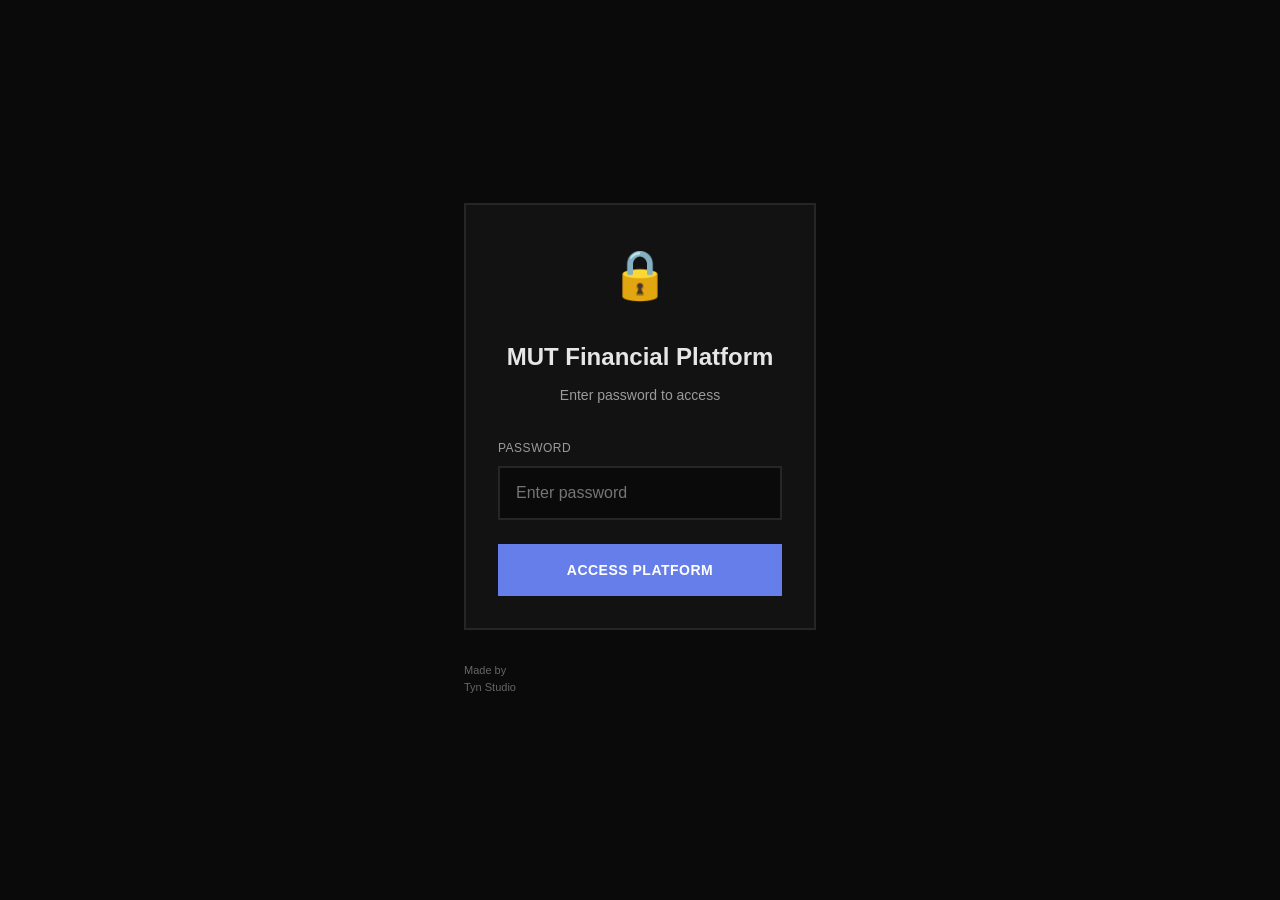
<file: reports.html>
<!DOCTYPE html>
<html lang="en">
<head>
  <meta charset="UTF-8">
  <meta name="viewport" content="width=device-width, initial-scale=1.0">
  <title>Reports - MUT Platform</title>
  <link rel="stylesheet" href="styles.css">
  <script>
    // Check authentication
    if (sessionStorage.getItem('mutAuth') !== 'authenticated') {
      window.location.href = 'index.html';
    }
  </script>
  <script src="https://d3js.org/d3.v7.min.js"></script>
</head>
<body>
  <div class="app-container">
    <!-- Sidebar -->
    <aside class="sidebar">
      <div class="logo-container">
        <img src="images/Mut.avif" alt="MUT Logo" class="logo">
        <span class="logo-text">MUT Platform</span>
      </div>

      <nav>
        <div class="nav-section">
          <div class="nav-section-title">Main</div>
          <a href="dashboard.html" class="nav-item">
            <span>📊</span>
            <span>Dashboard</span>
          </a>
          <a href="projects.html" class="nav-item">
            <span>🎬</span>
            <span>Projects</span>
          </a>
          <a href="clients.html" class="nav-item">
            <span>👥</span>
            <span>Clients</span>
          </a>
        </div>

        <div class="nav-section">
          <div class="nav-section-title">Financial</div>
          <a href="cash-flow.html" class="nav-item">
            <span>📈</span>
            <span>Cash Flow</span>
          </a>
          <a href="income.html" class="nav-item">
            <span>💰</span>
            <span>Income</span>
          </a>
          <a href="recurring-expenses.html" class="nav-item">
            <span>💳</span>
            <span>Expenses</span>
          </a>
          <a href="reports.html" class="nav-item active">
            <span>📑</span>
            <span>Reports</span>
          </a>
        </div>

        <div class="nav-section">
          <div class="nav-section-title">Management</div>
          <a href="personnel.html" class="nav-item">
            <span>👤</span>
            <span>Personnel</span>
          </a>
          <a href="#" class="nav-item">
            <span>🏢</span>
            <span>Area Budgets</span>
          </a>
          <a href="#" class="nav-item">
            <span>⚙️</span>
            <span>Settings</span>
          </a>
        </div>
      </nav>

      <!-- Footer Credit -->
      <div style="margin-top: auto; padding-top: var(--space-lg); border-top: 2px solid var(--border);">
        <div style="text-align: center; margin-bottom: var(--space-md);">
          <a href="home.html" style="font-size: 12px; color: var(--text-secondary); text-decoration: none; display: inline-flex; align-items: center; gap: 4px; transition: color 0.2s;">
            <span>←</span>
            <span>Back to Pitch</span>
          </a>
        </div>
        <div style="font-size: 11px; color: var(--text-tertiary); text-align: center;">
          Made by<br>
          <a href="https://tynstudio.com" target="_blank" style="color: var(--accent); text-decoration: none; font-weight: 500;">Tyn Studio</a>
        </div>
      </div>
    </aside>

    <!-- Main Content -->
    <main class="main-content">
      <!-- Header -->
      <header class="header">
        <div class="header-left">
          <h1 class="header-title">Reports</h1>
          <div class="text-secondary" style="font-size: 14px; margin-top: 4px;">Financial reports and analytics</div>
        </div>
        <div class="header-right">
          <button class="btn btn-secondary btn-small">
            <span>📅</span>
            <span>2026 YTD</span>
          </button>
          <button class="btn btn-primary btn-small">
            <span>📊</span>
            <span>Generate Report</span>
          </button>
        </div>
      </header>

      <!-- Content -->
      <div class="content">
        <!-- Report Type Cards -->
        <div style="display: grid; grid-template-columns: repeat(auto-fit, minmax(280px, 1fr)); gap: var(--space-lg); margin-bottom: var(--space-xl);">
          <div class="card" style="cursor: pointer; transition: all 0.2s ease;" onmouseover="this.style.borderColor='var(--accent)'" onmouseout="this.style.borderColor='var(--border)'">
            <div style="display: flex; align-items: center; gap: var(--space-lg); padding: var(--space-md);">
              <div style="width: 56px; height: 56px; background: var(--accent-light); border-radius: var(--radius-md); display: flex; align-items: center; justify-content: center; font-size: 28px;">
                📅
              </div>
              <div style="flex: 1;">
                <div style="font-size: 18px; font-weight: 600; margin-bottom: 4px; color: var(--text-primary);">Monthly Reports</div>
                <div style="font-size: 13px; color: var(--text-secondary);">P&L, cash flow, income vs expenses</div>
              </div>
            </div>
          </div>

          <div class="card" style="cursor: pointer; transition: all 0.2s ease;" onmouseover="this.style.borderColor='var(--success)'" onmouseout="this.style.borderColor='var(--border)'">
            <div style="display: flex; align-items: center; gap: var(--space-lg); padding: var(--space-md);">
              <div style="width: 56px; height: 56px; background: var(--success-light); border-radius: var(--radius-md); display: flex; align-items: center; justify-content: center; font-size: 28px;">
                👥
              </div>
              <div style="flex: 1;">
                <div style="font-size: 18px; font-weight: 600; margin-bottom: 4px; color: var(--text-primary);">Client Reports</div>
                <div style="font-size: 13px; color: var(--text-secondary);">Revenue, profitability, project history</div>
              </div>
            </div>
          </div>

          <div class="card" style="cursor: pointer; transition: all 0.2s ease;" onmouseover="this.style.borderColor='var(--warning)'" onmouseout="this.style.borderColor='var(--border)'">
            <div style="display: flex; align-items: center; gap: var(--space-lg); padding: var(--space-md);">
              <div style="width: 56px; height: 56px; background: var(--warning-light); border-radius: var(--radius-md); display: flex; align-items: center; justify-content: center; font-size: 28px;">
                🎬
              </div>
              <div style="flex: 1;">
                <div style="font-size: 18px; font-weight: 600; margin-bottom: 4px; color: var(--text-primary);">Project Reports</div>
                <div style="font-size: 13px; color: var(--text-secondary);">Budget vs actual, profitability analysis</div>
              </div>
            </div>
          </div>
        </div>

        <!-- Monthly Report -->
        <div class="card">
          <div class="card-header">
            <div class="card-title">Monthly Financial Report</div>
            <div style="display: flex; gap: var(--space-sm);">
              <select class="form-input" style="width: 150px;">
                <option>February 2026</option>
                <option>January 2026</option>
                <option>December 2025</option>
                <option>November 2025</option>
              </select>
              <button class="btn btn-secondary btn-small">
                <span>📊</span>
                <span>Export PDF</span>
              </button>
              <button class="btn btn-secondary btn-small">
                <span>📑</span>
                <span>Export CSV</span>
              </button>
              <button class="btn btn-primary btn-small">
                <span>💾</span>
                <span>Export Raw Data</span>
              </button>
            </div>
          </div>

          <!-- Financial Summary -->
          <div style="display: grid; grid-template-columns: repeat(auto-fit, minmax(200px, 1fr)); gap: var(--space-lg); padding: var(--space-lg); background: var(--bg-tertiary); border-radius: var(--radius-md); margin-bottom: var(--space-xl);">
            <div>
              <div style="font-size: 13px; color: var(--text-secondary); margin-bottom: 4px;">Total Revenue</div>
              <div style="font-size: 28px; font-weight: 600; color: var(--success);">$124,500</div>
              <div style="font-size: 12px; color: var(--text-tertiary); margin-top: 4px;">+12.5% vs last month</div>
            </div>
            <div>
              <div style="font-size: 13px; color: var(--text-secondary); margin-bottom: 4px;">Total Expenses</div>
              <div style="font-size: 28px; font-weight: 600; color: var(--danger);">$67,200</div>
              <div style="font-size: 12px; color: var(--text-tertiary); margin-top: 4px;">+8.3% vs last month</div>
            </div>
            <div>
              <div style="font-size: 13px; color: var(--text-secondary); margin-bottom: 4px;">Net Profit</div>
              <div style="font-size: 28px; font-weight: 600; color: var(--accent);">$57,300</div>
              <div style="font-size: 12px; color: var(--text-tertiary); margin-top: 4px;">46% margin</div>
            </div>
            <div>
              <div style="font-size: 13px; color: var(--text-secondary); margin-bottom: 4px;">Projects Completed</div>
              <div style="font-size: 28px; font-weight: 600; color: var(--text-primary);">8</div>
              <div style="font-size: 12px; color: var(--text-tertiary); margin-top: 4px;">Avg value: $15.6K</div>
            </div>
          </div>

          <!-- P&L Statement -->
          <div style="margin-bottom: var(--space-xl);">
            <h3 style="font-size: 18px; font-weight: 600; margin-bottom: var(--space-lg); color: var(--text-primary);">Profit & Loss Statement</h3>
            <table class="table">
              <thead>
                <tr>
                  <th>Category</th>
                  <th style="text-align: right;">Amount</th>
                  <th style="text-align: right;">% of Revenue</th>
                  <th style="text-align: right;">vs Last Month</th>
                </tr>
              </thead>
              <tbody>
                <tr style="background: var(--success-light);">
                  <td style="font-weight: 600;">REVENUE</td>
                  <td style="text-align: right; font-weight: 600; color: var(--success);">$124,500</td>
                  <td style="text-align: right;">100%</td>
                  <td style="text-align: right; color: var(--success);">+12.5%</td>
                </tr>
                <tr>
                  <td style="padding-left: var(--space-xl);">Project Revenue</td>
                  <td style="text-align: right;">$112,000</td>
                  <td style="text-align: right;">90%</td>
                  <td style="text-align: right; color: var(--success);">+15.2%</td>
                </tr>
                <tr>
                  <td style="padding-left: var(--space-xl);">Equipment Rental</td>
                  <td style="text-align: right;">$12,500</td>
                  <td style="text-align: right;">10%</td>
                  <td style="text-align: right; color: var(--success);">+5.0%</td>
                </tr>
                <tr style="background: var(--danger-light); margin-top: var(--space-md);">
                  <td style="font-weight: 600;">EXPENSES</td>
                  <td style="text-align: right; font-weight: 600; color: var(--danger);">$67,200</td>
                  <td style="text-align: right;">54%</td>
                  <td style="text-align: right; color: var(--danger);">+8.3%</td>
                </tr>
                <tr>
                  <td style="padding-left: var(--space-xl);">Salaries & Wages</td>
                  <td style="text-align: right;">$35,000</td>
                  <td style="text-align: right;">28%</td>
                  <td style="text-align: right;">0%</td>
                </tr>
                <tr>
                  <td style="padding-left: var(--space-xl);">Production Costs</td>
                  <td style="text-align: right;">$18,500</td>
                  <td style="text-align: right;">15%</td>
                  <td style="text-align: right; color: var(--danger);">+22.5%</td>
                </tr>
                <tr>
                  <td style="padding-left: var(--space-xl);">Rent & Utilities</td>
                  <td style="text-align: right;">$8,200</td>
                  <td style="text-align: right;">7%</td>
                  <td style="text-align: right;">0%</td>
                </tr>
                <tr>
                  <td style="padding-left: var(--space-xl);">Software & Subscriptions</td>
                  <td style="text-align: right;">$3,500</td>
                  <td style="text-align: right;">3%</td>
                  <td style="text-align: right; color: var(--success);">-5.4%</td>
                </tr>
                <tr>
                  <td style="padding-left: var(--space-xl);">Other Expenses</td>
                  <td style="text-align: right;">$2,000</td>
                  <td style="text-align: right;">2%</td>
                  <td style="text-align: right; color: var(--danger);">+11.1%</td>
                </tr>
                <tr style="background: var(--accent-light); border-top: 2px solid var(--border);">
                  <td style="font-weight: 600;">NET PROFIT</td>
                  <td style="text-align: right; font-weight: 600; color: var(--accent);">$57,300</td>
                  <td style="text-align: right; font-weight: 600;">46%</td>
                  <td style="text-align: right; font-weight: 600; color: var(--success);">+18.2%</td>
                </tr>
              </tbody>
            </table>
          </div>
        </div>

        <!-- Client Reports -->
        <div class="card">
          <div class="card-header">
            <div class="card-title">Client Revenue Report</div>
            <div style="display: flex; gap: var(--space-sm);">
              <select class="form-input" style="width: 150px;">
                <option>2026 YTD</option>
                <option>2025 Full Year</option>
                <option>Q4 2025</option>
                <option>Q3 2025</option>
              </select>
              <button class="btn btn-secondary btn-small">
                <span>📊</span>
                <span>Export PDF</span>
              </button>
              <button class="btn btn-primary btn-small">
                <span>💾</span>
                <span>Export Raw Data</span>
              </button>
            </div>
          </div>
          <div class="table-container">
            <table class="table">
              <thead>
                <tr>
                  <th>Client</th>
                  <th style="text-align: right;">Projects</th>
                  <th style="text-align: right;">Total Revenue</th>
                  <th style="text-align: right;">Total Costs</th>
                  <th style="text-align: right;">Profit</th>
                  <th style="text-align: right;">Margin</th>
                  <th style="text-align: right;">Avg Project Value</th>
                </tr>
              </thead>
              <tbody>
                <tr>
                  <td style="font-weight: 600;">Nike</td>
                  <td style="text-align: right;">12</td>
                  <td style="text-align: right; color: var(--success);">$342,000</td>
                  <td style="text-align: right; color: var(--danger);">$189,100</td>
                  <td style="text-align: right; font-weight: 600;">$152,900</td>
                  <td style="text-align: right; font-weight: 600; color: var(--success);">44.7%</td>
                  <td style="text-align: right;">$28,500</td>
                </tr>
                <tr>
                  <td style="font-weight: 600;">Coca-Cola</td>
                  <td style="text-align: right;">13</td>
                  <td style="text-align: right; color: var(--success);">$268,000</td>
                  <td style="text-align: right; color: var(--danger);">$134,000</td>
                  <td style="text-align: right; font-weight: 600;">$134,000</td>
                  <td style="text-align: right; font-weight: 600; color: var(--success);">50.0%</td>
                  <td style="text-align: right;">$20,615</td>
                </tr>
                <tr>
                  <td style="font-weight: 600;">Apple</td>
                  <td style="text-align: right;">5</td>
                  <td style="text-align: right; color: var(--success);">$195,000</td>
                  <td style="text-align: right; color: var(--danger);">$87,750</td>
                  <td style="text-align: right; font-weight: 600;">$107,250</td>
                  <td style="text-align: right; font-weight: 600; color: var(--success);">55.0%</td>
                  <td style="text-align: right;">$39,000</td>
                </tr>
                <tr>
                  <td style="font-weight: 600;">Samsung</td>
                  <td style="text-align: right;">12</td>
                  <td style="text-align: right; color: var(--success);">$147,000</td>
                  <td style="text-align: right; color: var(--danger);">$82,320</td>
                  <td style="text-align: right; font-weight: 600;">$64,680</td>
                  <td style="text-align: right; font-weight: 600; color: var(--success);">44.0%</td>
                  <td style="text-align: right;">$12,250</td>
                </tr>
                <tr>
                  <td style="font-weight: 600;">Amazon</td>
                  <td style="text-align: right;">7</td>
                  <td style="text-align: right; color: var(--success);">$132,500</td>
                  <td style="text-align: right; color: var(--danger);">$59,625</td>
                  <td style="text-align: right; font-weight: 600;">$72,875</td>
                  <td style="text-align: right; font-weight: 600; color: var(--success);">55.0%</td>
                  <td style="text-align: right;">$18,929</td>
                </tr>
              </tbody>
              <tfoot style="border-top: 2px solid var(--border); background: var(--bg-tertiary);">
                <tr>
                  <td style="font-weight: 600;">TOTAL</td>
                  <td style="text-align: right; font-weight: 600;">49</td>
                  <td style="text-align: right; font-weight: 600; color: var(--success);">$1,084,500</td>
                  <td style="text-align: right; font-weight: 600; color: var(--danger);">$552,795</td>
                  <td style="text-align: right; font-weight: 600;">$531,705</td>
                  <td style="text-align: right; font-weight: 600; color: var(--success);">49.0%</td>
                  <td style="text-align: right; font-weight: 600;">$22,133</td>
                </tr>
              </tfoot>
            </table>
          </div>
        </div>

        <!-- Project Reports -->
        <div class="card">
          <div class="card-header">
            <div class="card-title">Project Profitability Report</div>
            <div style="display: flex; gap: var(--space-sm);">
              <select class="form-input" style="width: 150px;">
                <option>All Projects</option>
                <option>Completed Only</option>
                <option>In Progress</option>
                <option>By Client</option>
              </select>
              <button class="btn btn-secondary btn-small">
                <span>📊</span>
                <span>Export PDF</span>
              </button>
              <button class="btn btn-primary btn-small">
                <span>💾</span>
                <span>Export Raw Data</span>
              </button>
            </div>
          </div>
          <div class="table-container">
            <table class="table">
              <thead>
                <tr>
                  <th>Project Name</th>
                  <th>Client</th>
                  <th>Status</th>
                  <th style="text-align: right;">Budget</th>
                  <th style="text-align: right;">Actual Cost</th>
                  <th style="text-align: right;">Variance</th>
                  <th style="text-align: right;">Revenue</th>
                  <th style="text-align: right;">Profit</th>
                  <th style="text-align: right;">Margin</th>
                </tr>
              </thead>
              <tbody>
                <tr>
                  <td style="font-weight: 600;">Spring Campaign 2026</td>
                  <td>Nike</td>
                  <td><span class="badge badge-accent">In Progress</span></td>
                  <td style="text-align: right;">$85,000</td>
                  <td style="text-align: right;">$78,200</td>
                  <td style="text-align: right; color: var(--success);">-$6,800 (8%)</td>
                  <td style="text-align: right; color: var(--success);">$120,000</td>
                  <td style="text-align: right; font-weight: 600;">$41,800</td>
                  <td style="text-align: right; font-weight: 600; color: var(--success);">34.8%</td>
                </tr>
                <tr>
                  <td style="font-weight: 600;">Product Launch Video</td>
                  <td>Coca-Cola</td>
                  <td><span class="badge badge-accent">In Progress</span></td>
                  <td style="text-align: right;">$48,000</td>
                  <td style="text-align: right;">$52,100</td>
                  <td style="text-align: right; color: var(--danger);">+$4,100 (9%)</td>
                  <td style="text-align: right; color: var(--success);">$75,000</td>
                  <td style="text-align: right; font-weight: 600;">$22,900</td>
                  <td style="text-align: right; font-weight: 600; color: var(--warning);">30.5%</td>
                </tr>
                <tr>
                  <td style="font-weight: 600;">iPhone 18 Commercial</td>
                  <td>Apple</td>
                  <td><span class="badge badge-accent">In Progress</span></td>
                  <td style="text-align: right;">$95,000</td>
                  <td style="text-align: right;">$87,500</td>
                  <td style="text-align: right; color: var(--success);">-$7,500 (8%)</td>
                  <td style="text-align: right; color: var(--success);">$145,000</td>
                  <td style="text-align: right; font-weight: 600;">$57,500</td>
                  <td style="text-align: right; font-weight: 600; color: var(--success);">39.7%</td>
                </tr>
                <tr>
                  <td style="font-weight: 600;">Brand Refresh Campaign</td>
                  <td>Nike</td>
                  <td><span class="badge badge-success">Completed</span></td>
                  <td style="text-align: right;">$62,000</td>
                  <td style="text-align: right;">$59,800</td>
                  <td style="text-align: right; color: var(--success);">-$2,200 (4%)</td>
                  <td style="text-align: right; color: var(--success);">$88,000</td>
                  <td style="text-align: right; font-weight: 600;">$28,200</td>
                  <td style="text-align: right; font-weight: 600; color: var(--success);">32.0%</td>
                </tr>
                <tr>
                  <td style="font-weight: 600;">Social Media Package</td>
                  <td>Samsung</td>
                  <td><span class="badge badge-success">Completed</span></td>
                  <td style="text-align: right;">$18,000</td>
                  <td style="text-align: right;">$16,500</td>
                  <td style="text-align: right; color: var(--success);">-$1,500 (8%)</td>
                  <td style="text-align: right; color: var(--success);">$28,500</td>
                  <td style="text-align: right; font-weight: 600;">$12,000</td>
                  <td style="text-align: right; font-weight: 600; color: var(--success);">42.1%</td>
                </tr>
              </tbody>
            </table>
          </div>
        </div>

        <!-- Export Raw Data Info -->
        <div class="card" style="background: var(--bg-tertiary); border-left: 4px solid var(--accent);">
          <div style="padding: var(--space-lg);">
            <h3 style="font-size: 16px; font-weight: 600; margin-bottom: var(--space-md); color: var(--accent);">
              📊 Export Raw Data
            </h3>
            <p style="font-size: 14px; color: var(--text-secondary); margin-bottom: var(--space-md); line-height: 1.6;">
              Export complete datasets behind these reports for custom analysis. Includes transaction-level details, timestamps, categories, and all associated metadata.
            </p>
            <div style="display: flex; gap: var(--space-md); flex-wrap: wrap;">
              <button class="btn btn-secondary btn-small">
                <span>📑</span>
                <span>CSV Format</span>
              </button>
              <button class="btn btn-secondary btn-small">
                <span>📊</span>
                <span>Excel Format</span>
              </button>
              <button class="btn btn-secondary btn-small">
                <span>💾</span>
                <span>JSON Format</span>
              </button>
            </div>
          </div>
        </div>
      </div>
    </main>
  </div>
</body>
</html>
</file>
<file: styles.css>
/* MUT Platform Mockup Styles - Wireframe Design */

:root {
  /* Colors - Dark Wireframe Style */
  --bg-primary: #0a0a0a;
  --bg-secondary: #121212;
  --bg-tertiary: #1a1a1a;
  --bg-hover: #222222;

  --text-primary: #e6e6e6;
  --text-secondary: #9b9b9b;
  --text-tertiary: #6b6b6b;

  --accent: #6366f1;
  --accent-hover: #5558e3;
  --accent-light: rgba(99, 102, 241, 0.1);

  --success: #10b981;
  --success-light: rgba(16, 185, 129, 0.1);
  --warning: #f59e0b;
  --warning-light: rgba(245, 158, 11, 0.1);
  --danger: #ef4444;
  --danger-light: rgba(239, 68, 68, 0.1);

  --border: #2a2a2a;
  --border-light: #1f1f1f;

  /* Spacing */
  --space-xs: 4px;
  --space-sm: 8px;
  --space-md: 16px;
  --space-lg: 24px;
  --space-xl: 32px;

  /* Border Radius - More angular for wireframe */
  --radius-sm: 2px;
  --radius-md: 4px;
  --radius-lg: 6px;

  /* Shadows - Minimal for wireframe */
  --shadow-sm: none;
  --shadow-md: none;
  --shadow-lg: none;
}

* {
  margin: 0;
  padding: 0;
  box-sizing: border-box;
}

body {
  font-family: -apple-system, BlinkMacSystemFont, 'Segoe UI', 'Roboto', 'Oxygen', 'Ubuntu', 'Cantarell', 'Fira Sans', 'Droid Sans', 'Helvetica Neue', sans-serif;
  background: var(--bg-primary);
  color: var(--text-primary);
  line-height: 1.5;
  -webkit-font-smoothing: antialiased;
  -moz-osx-font-smoothing: grayscale;
}

/* Layout */
.app-container {
  display: flex;
  height: 100vh;
  overflow: hidden;
}

/* Sidebar */
.sidebar {
  width: 260px;
  background: var(--bg-secondary);
  border-right: 2px solid var(--border);
  display: flex;
  flex-direction: column;
  padding: var(--space-lg);
  overflow-y: auto;
}

.logo-container {
  display: flex;
  align-items: center;
  gap: var(--space-sm);
  margin-bottom: var(--space-xl);
  padding-bottom: var(--space-md);
  border-bottom: 1px solid var(--border);
}

.logo {
  height: 20px;
  width: auto;
  max-width: 80px;
  object-fit: contain;
}

.logo-text {
  font-size: 18px;
  font-weight: 600;
  color: var(--text-primary);
}

.nav-section {
  margin-bottom: var(--space-lg);
}

.nav-section-title {
  font-size: 11px;
  font-weight: 600;
  text-transform: uppercase;
  letter-spacing: 0.5px;
  color: var(--text-tertiary);
  margin-bottom: var(--space-sm);
  padding: 0 var(--space-sm);
}

.nav-item {
  display: flex;
  align-items: center;
  gap: var(--space-md);
  padding: var(--space-sm) var(--space-md);
  border-radius: var(--radius-md);
  color: var(--text-secondary);
  text-decoration: none;
  font-size: 14px;
  transition: all 0.15s ease;
  cursor: pointer;
}

.nav-item:hover {
  background: var(--bg-hover);
  color: var(--text-primary);
}

.nav-item.active {
  background: var(--accent-light);
  color: var(--accent);
  font-weight: 500;
}

.nav-icon {
  width: 18px;
  height: 18px;
  opacity: 0.7;
}

/* Main Content */
.main-content {
  flex: 1;
  display: flex;
  flex-direction: column;
  overflow: hidden;
}

/* Header */
.header {
  background: var(--bg-secondary);
  border-bottom: 2px solid var(--border);
  padding: var(--space-lg) var(--space-xl);
  display: flex;
  align-items: center;
  justify-content: space-between;
}

.header-left {
  display: flex;
  align-items: center;
  gap: var(--space-lg);
}

.header-title {
  font-size: 24px;
  font-weight: 600;
  color: var(--text-primary);
}

.header-breadcrumb {
  display: flex;
  align-items: center;
  gap: var(--space-sm);
  font-size: 14px;
  color: var(--text-secondary);
}

.header-right {
  display: flex;
  align-items: center;
  gap: var(--space-md);
}

/* Content Area */
.content {
  flex: 1;
  overflow-y: auto;
  padding: var(--space-xl);
}

/* Cards */
.card {
  background: var(--bg-secondary);
  border: 2px solid var(--border);
  border-radius: var(--radius-lg);
  padding: var(--space-lg);
  transition: all 0.15s ease;
  box-shadow: none;
}

.card:hover {
  border-color: var(--text-tertiary);
}

.card-header {
  display: flex;
  align-items: center;
  justify-content: space-between;
  margin-bottom: var(--space-md);
}

.card-title {
  font-size: 16px;
  font-weight: 600;
  color: var(--text-primary);
}

.card-subtitle {
  font-size: 14px;
  color: var(--text-secondary);
  margin-top: var(--space-xs);
}

/* Buttons */
.btn {
  display: inline-flex;
  align-items: center;
  gap: var(--space-sm);
  padding: var(--space-sm) var(--space-md);
  border-radius: var(--radius-md);
  font-size: 14px;
  font-weight: 500;
  border: 2px solid transparent;
  cursor: pointer;
  transition: all 0.15s ease;
  text-decoration: none;
}

.btn-primary {
  background: var(--accent);
  color: white;
  border-color: var(--accent);
}

.btn-primary:hover {
  background: var(--accent-hover);
  border-color: var(--accent-hover);
}

.btn-secondary {
  background: var(--bg-tertiary);
  color: var(--text-primary);
  border: 2px solid var(--border);
}

.btn-secondary:hover {
  background: var(--bg-hover);
  border-color: var(--text-tertiary);
}

.btn-ghost {
  background: transparent;
  color: var(--text-secondary);
  border: 2px solid transparent;
}

.btn-ghost:hover {
  background: var(--bg-hover);
  color: var(--text-primary);
  border-color: var(--border);
}

.btn-small {
  padding: 6px 12px;
  font-size: 13px;
}

/* Stats Grid */
.stats-grid {
  display: grid;
  grid-template-columns: repeat(auto-fit, minmax(280px, 1fr));
  gap: var(--space-lg);
  margin-bottom: var(--space-xl);
}

.stat-card {
  background: var(--bg-secondary);
  border: 2px solid var(--border);
  border-radius: var(--radius-lg);
  padding: var(--space-lg);
  box-shadow: none;
}

.stat-label {
  font-size: 13px;
  color: var(--text-secondary);
  margin-bottom: var(--space-sm);
  display: flex;
  align-items: center;
  gap: var(--space-sm);
}

.stat-value {
  font-size: 32px;
  font-weight: 600;
  color: var(--text-primary);
  margin-bottom: var(--space-xs);
}

.stat-change {
  font-size: 13px;
  display: flex;
  align-items: center;
  gap: var(--space-xs);
}

.stat-change.positive {
  color: var(--success);
}

.stat-change.negative {
  color: var(--danger);
}

.stat-change.neutral {
  color: var(--text-secondary);
}

/* Progress Bar */
.progress-bar {
  height: 8px;
  background: var(--bg-tertiary);
  border-radius: 4px;
  overflow: hidden;
  margin-top: var(--space-md);
}

.progress-fill {
  height: 100%;
  background: var(--accent);
  border-radius: 4px;
  transition: width 0.3s ease;
}

.progress-fill.success {
  background: var(--success);
}

.progress-fill.warning {
  background: var(--warning);
}

.progress-fill.danger {
  background: var(--danger);
}

/* Badges */
.badge {
  display: inline-flex;
  align-items: center;
  padding: 4px 10px;
  border-radius: 12px;
  font-size: 12px;
  font-weight: 500;
  border: 2px solid;
}

.badge-success {
  background: var(--success-light);
  color: var(--success);
  border-color: var(--success);
}

.badge-warning {
  background: var(--warning-light);
  color: var(--warning);
  border-color: var(--warning);
}

.badge-danger {
  background: var(--danger-light);
  color: var(--danger);
  border-color: var(--danger);
}

.badge-neutral {
  background: var(--bg-tertiary);
  color: var(--text-secondary);
  border-color: var(--border);
}

.badge-accent {
  background: var(--accent-light);
  color: var(--accent);
  border-color: var(--accent);
}

/* Table */
.table-container {
  overflow-x: auto;
  border: 2px solid var(--border);
  border-radius: var(--radius-lg);
}

table {
  width: 100%;
  border-collapse: collapse;
}

thead {
  background: var(--bg-tertiary);
}

th {
  padding: var(--space-md);
  text-align: left;
  font-size: 12px;
  font-weight: 600;
  text-transform: uppercase;
  letter-spacing: 0.5px;
  color: var(--text-secondary);
  border-bottom: 2px solid var(--border);
}

td {
  padding: var(--space-md);
  font-size: 14px;
  color: var(--text-primary);
  border-bottom: 1px solid var(--border);
}

tbody tr {
  transition: background 0.15s ease;
}

tbody tr:hover {
  background: var(--bg-hover);
}

tbody tr:last-child td {
  border-bottom: none;
}

/* Input Fields */
.input {
  width: 100%;
  padding: var(--space-sm) var(--space-md);
  background: var(--bg-secondary);
  border: 2px solid var(--border);
  border-radius: var(--radius-md);
  color: var(--text-primary);
  font-size: 14px;
  transition: all 0.15s ease;
}

.input:focus {
  outline: none;
  border-color: var(--accent);
  background: var(--bg-secondary);
}

.input::placeholder {
  color: var(--text-tertiary);
}

.form-group {
  margin-bottom: var(--space-lg);
}

.form-label {
  display: block;
  font-size: 13px;
  font-weight: 500;
  color: var(--text-secondary);
  margin-bottom: var(--space-sm);
}

/* Select */
select.input {
  cursor: pointer;
}

/* Grid Layouts */
.grid-2 {
  display: grid;
  grid-template-columns: repeat(2, 1fr);
  gap: var(--space-lg);
}

.grid-3 {
  display: grid;
  grid-template-columns: repeat(3, 1fr);
  gap: var(--space-lg);
}

/* Charts Container */
.chart-container {
  width: 100%;
  height: 300px;
  margin-top: var(--space-md);
}

/* Empty State */
.empty-state {
  text-align: center;
  padding: var(--space-xl) var(--space-lg);
  color: var(--text-tertiary);
}

.empty-state-icon {
  font-size: 48px;
  margin-bottom: var(--space-md);
  opacity: 0.3;
}

.empty-state-text {
  font-size: 14px;
}

/* Utilities */
.text-success {
  color: var(--success);
}

.text-warning {
  color: var(--warning);
}

.text-danger {
  color: var(--danger);
}

.text-secondary {
  color: var(--text-secondary);
}

.text-right {
  text-align: right;
}

.text-center {
  text-align: center;
}

.mb-0 {
  margin-bottom: 0;
}

.mb-sm {
  margin-bottom: var(--space-sm);
}

.mb-md {
  margin-bottom: var(--space-md);
}

.mb-lg {
  margin-bottom: var(--space-lg);
}

.mb-xl {
  margin-bottom: var(--space-xl);
}

.mt-md {
  margin-top: var(--space-md);
}

.flex {
  display: flex;
}

.items-center {
  align-items: center;
}

.justify-between {
  justify-content: space-between;
}

.gap-sm {
  gap: var(--space-sm);
}

.gap-md {
  gap: var(--space-md);
}

.gap-lg {
  gap: var(--space-lg);
}

/* Scrollbar */
::-webkit-scrollbar {
  width: 10px;
  height: 10px;
}

::-webkit-scrollbar-track {
  background: var(--bg-primary);
  border: 1px solid var(--border);
}

::-webkit-scrollbar-thumb {
  background: var(--bg-tertiary);
  border-radius: 2px;
  border: 2px solid var(--bg-primary);
}

::-webkit-scrollbar-thumb:hover {
  background: var(--border);
}

/* Responsive */
@media (max-width: 1024px) {
  .sidebar {
    width: 220px;
  }

  .header-title {
    font-size: 20px;
  }

  .content {
    padding: var(--space-lg);
  }
}

@media (max-width: 768px) {
  .app-container {
    flex-direction: column;
  }

  .sidebar {
    width: 100%;
    max-height: none;
    border-right: none;
    border-bottom: 2px solid var(--border);
    padding: var(--space-md);
  }

  .logo-container {
    margin-bottom: var(--space-md);
  }

  .nav-section {
    margin-bottom: var(--space-md);
  }

  .header {
    padding: var(--space-md) var(--space-lg);
  }

  .header-title {
    font-size: 18px;
  }

  .header-breadcrumb {
    font-size: 12px;
  }

  .content {
    padding: var(--space-md);
  }

  .stats-grid {
    grid-template-columns: 1fr;
    gap: var(--space-md);
  }

  .grid-2,
  .grid-3 {
    grid-template-columns: 1fr;
  }

  .stat-value {
    font-size: 24px;
  }

  .card {
    padding: var(--space-md);
  }

  .chart-container {
    height: 250px;
  }

  /* Make tables scrollable on mobile */
  .table-container {
    overflow-x: auto;
    -webkit-overflow-scrolling: touch;
  }

  table {
    min-width: 600px;
  }

  th, td {
    padding: var(--space-sm) var(--space-md);
    font-size: 13px;
  }

  .btn {
    padding: var(--space-sm) var(--space-md);
    font-size: 13px;
  }

  .badge {
    font-size: 11px;
    padding: 3px 8px;
  }
}

@media (max-width: 480px) {
  .sidebar {
    padding: var(--space-sm) var(--space-md);
  }

  .logo {
    height: 16px;
  }

  .logo-text {
    font-size: 16px;
  }

  .nav-item {
    padding: var(--space-xs) var(--space-sm);
    font-size: 13px;
    gap: var(--space-sm);
  }

  .header {
    padding: var(--space-sm) var(--space-md);
    flex-direction: column;
    align-items: flex-start;
    gap: var(--space-sm);
  }

  .header-title {
    font-size: 16px;
  }

  .header-right {
    width: 100%;
    justify-content: flex-start;
  }

  .content {
    padding: var(--space-sm) var(--space-md);
  }

  .stats-grid {
    gap: var(--space-sm);
  }

  .stat-card {
    padding: var(--space-md);
  }

  .stat-value {
    font-size: 20px;
  }

  .card {
    padding: var(--space-sm) var(--space-md);
  }

  .card-title {
    font-size: 14px;
  }

  .chart-container {
    height: 200px;
  }

  table {
    min-width: 500px;
  }

  th, td {
    padding: var(--space-xs) var(--space-sm);
    font-size: 12px;
  }

  .btn {
    padding: var(--space-xs) var(--space-sm);
    font-size: 12px;
  }
}
</file>
